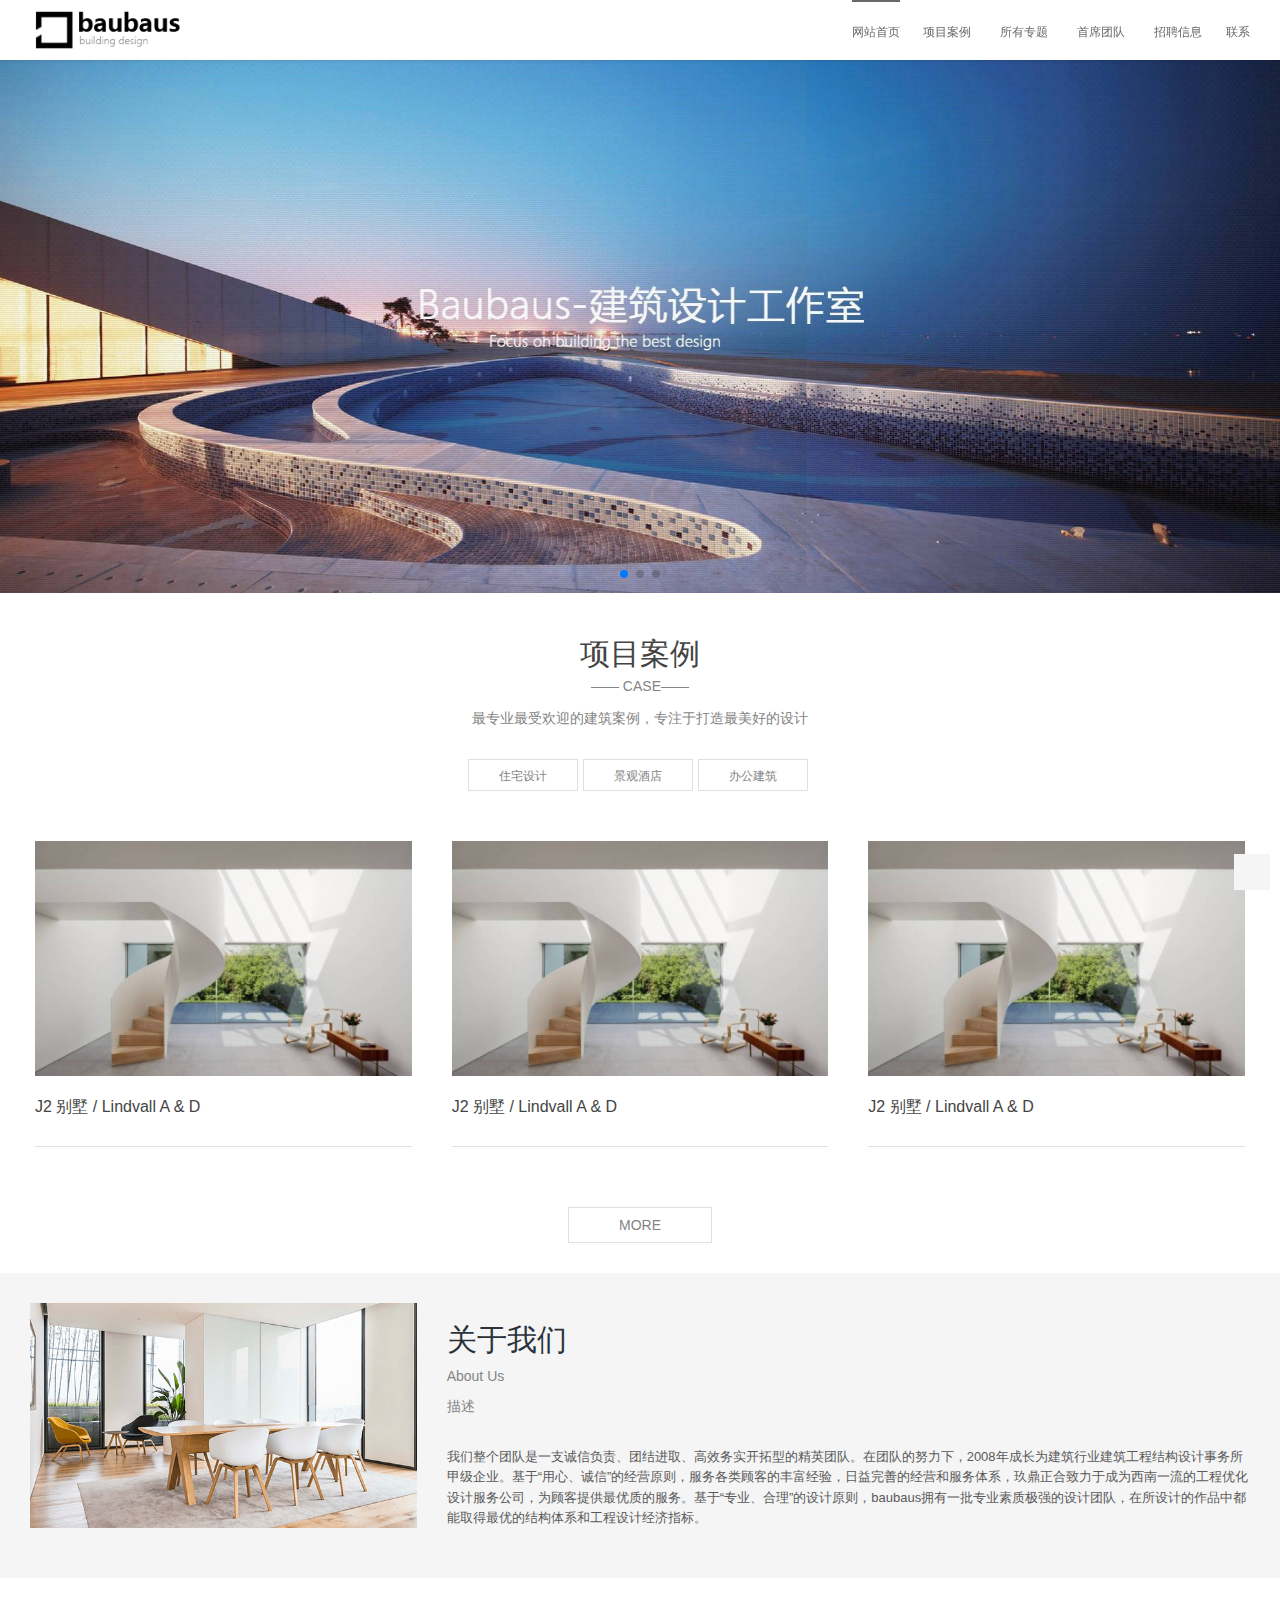
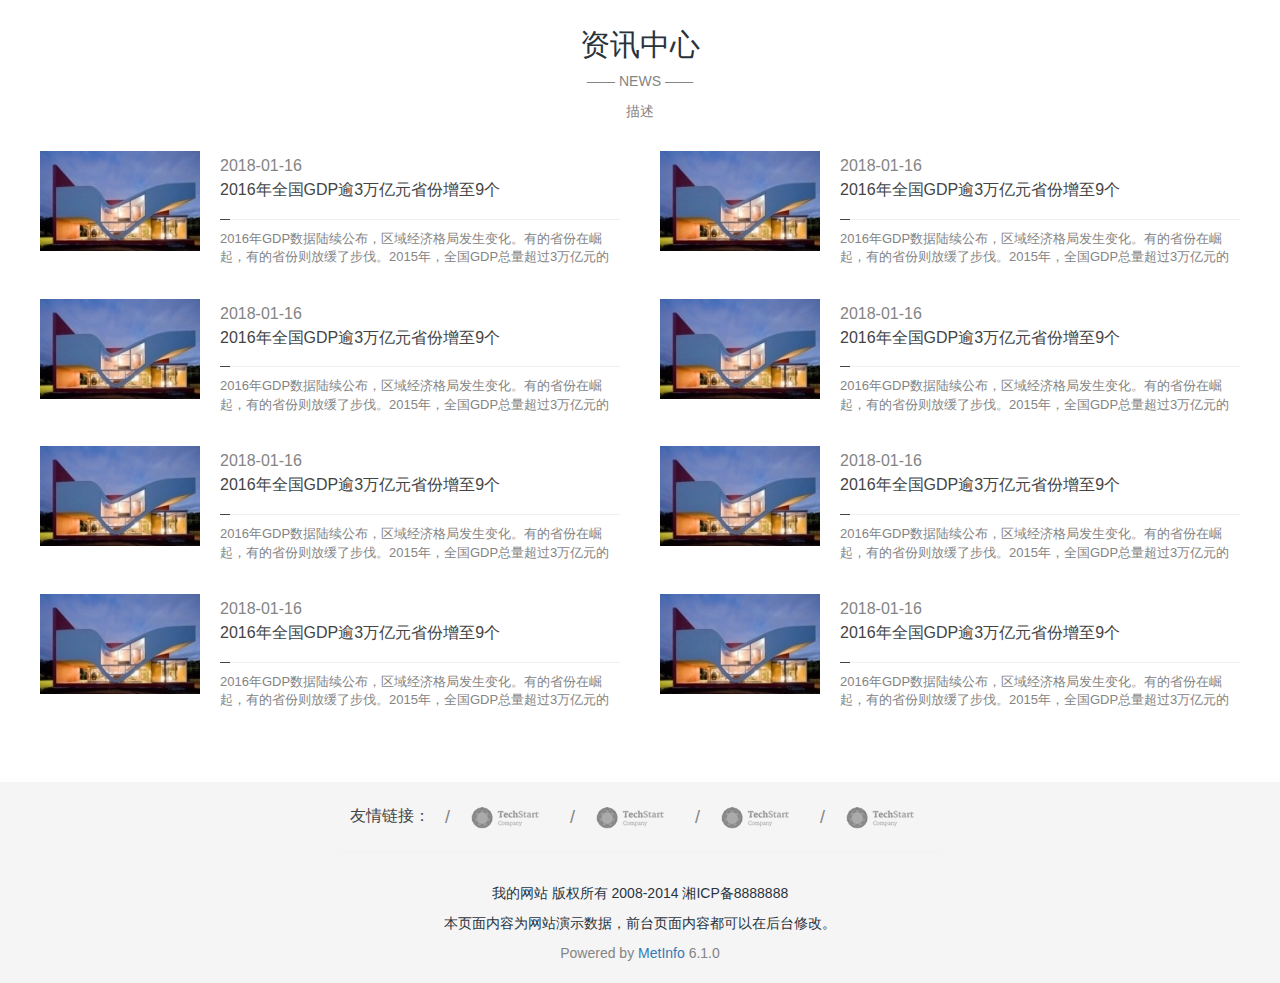
<file: index.html>
<!DOCTYPE html>
<html lang="en">
<head>
	<meta charset="UTF-8">
	<title>	首页</title>
	<link rel="stylesheet" href="https://at.alicdn.com/t/font_807385_eikpm6e0omv.css">
	<link rel="stylesheet" href="css/bootstrap.css">
	<link rel="stylesheet" href="css/base.css">
	<link rel="stylesheet" href="css/index.css">
	<script src="js/animate.js"></script>
	<link rel="stylesheet" href="css/swiper-4.3.5.min.css">
	<script src="js/swiper-4.3.5.min.js"></script>
	<script src="js/index.js"></script>
	<link rel="shortcut icon" href="img/favicon.ico">

</head>
<body>
	<!-- 头部开始 -->
	<header>
		<div class="container">
			<div class="left">
				<img src="img/header.png" alt="">
			</div>
			<div class="right">
				<button type="button" class="right-small"><i class="iconfont icon-sanheng" onclick="">
					<div class="box1">
						<a href="" class="right-sm choose">网站首页</a>
						<a href="case.html" class="right-sm">项目案例<i class="iconfont icon-arrow"></i></a>
						<a href="project.html" class="right-sm">所有专题<i class="iconfont icon-arrow"></i></a>
						<a href="team.html" class="right-sm">首席团队<i class="iconfont icon-arrow"></i></a>
						<a href="hire.html" class="right-sm">招聘信息</a>
						<a href="contact.html" class="right-sm">联系</a>

						<!-- <a href="" class="right-sm choose">网站首页</a>
						<div class="more right-sm">
							<a href="case.html" class="right-sm">项目案例<i class="iconfont icon-arrow"></i></a>
							<div class="dropdown">
								<a href="case.html">全部</a>
								<a href="case-details.html">住宅设计</a>
								<a href="case-details.html">景观酒店</a>
								<a href="case-details.html">办公建筑</a>
							</div>
						</div>
						<div class="more right-sm">
							<a href="project.html" class="right-sm">所有专题<i class="iconfont icon-arrow"></i></a>
							<div class="dropdown pro-dropdown">
								<a href="project.html">全部</a>
								<a href="project-details.html">每周精华</a>
								<a href="project-details.html">创意人记录</a>
								<a href="project-details.html">在海外</a>
								<a href="project-details.html">日常深度+</a>
								<a href="project-details.html">访谈专题</a>
								<a href="project-details.html">其他专题</a>
							</div>
						</div>
						<div class="more right-sm">
							<a href="team.html" class="right-sm">首席团队<i class="iconfont icon-arrow"></i></a>
							<div class="dropdown pro-dropdown">
								<a href="team.html">全部</a>
								<a href="team-details.html">伊藤和枝</a>
								<a href="team-details.html">福田繁雄</a>
								<a href="team-details.html">王树</a>
								<a href="team-details.html">法兰克</a>
								<a href="team-details.html">安吉利娜</a>
								<a href="team-details.html">杨杰明</a>
							</div>
						</div>
						
						<a href="hire.html" class="right-sm">招聘信息</a>
						<a href="contact.html" class="right-sm">联系</a> -->

					</div></i></button>
				
					<div class="box2">
						<a href="" class="right-big choose">网站首页</a>
						<div class="more right-big">
							<a href="case.html" class="right-big">项目案例<i class="iconfont icon-arrow"></i></a>
							<div class="dropdown">
								<a href="case.html">全部</a>
								<a href="case-details.html">住宅设计</a>
								<a href="case-details.html">景观酒店</a>
								<a href="case-details.html">办公建筑</a>
							</div>
						</div>
						<div class="more right-big">
							<a href="project.html" class="right-big">所有专题<i class="iconfont icon-arrow"></i></a>
							<div class="dropdown pro-dropdown">
								<a href="project.html">全部</a>
								<a href="project-details.html">每周精华</a>
								<a href="project-details.html">创意人记录</a>
								<a href="project-details.html">在海外</a>
								<a href="project-details.html">日常深度+</a>
								<a href="project-details.html">访谈专题</a>
								<a href="project-details.html">其他专题</a>
							</div>
						</div>
						<div class="more right-big">
							<a href="team.html" class="right-big">首席团队<i class="iconfont icon-arrow"></i></a>
							<div class="dropdown pro-dropdown">
								<a href="team.html">全部</a>
								<a href="team-details.html">伊藤和枝</a>
								<a href="team-details.html">福田繁雄</a>
								<a href="team-details.html">王树</a>
								<a href="team-details.html">法兰克</a>
								<a href="team-details.html">安吉利娜</a>
								<a href="team-details.html">杨杰明</a>
							</div>
						</div>
						
						<a href="hire.html" class="right-big">招聘信息</a>
						<a href="contact.html" class="right-big">联系</a>
					</div>
			</div>
		</div>
	</header>
	<!-- 头部结束 -->

	<!-- 轮播图开始 -->
	<div class="banner">
		<!-- <div class="pic">
			<img src="img/banner-big-1.jpg" alt="">
		</div>
		<div class="pic pic1">
			<img src="img/banner-big-2.jpg" alt="">
		</div>
		<div class="pic pic1">
			<img src="img/banner-big-3.jpg" alt="">
		</div>
		<div class="arrow">
			<a href="" class="arrow-left"></a>
			<a href="" class="arrow-right"></a>
		</div> -->
		
		<div class="swiper-container banner">
		    <div class="swiper-wrapper">
		        <div class="swiper-slide">
		        	<img src="img/banner-big-1.jpg" alt="">
		        </div>
		        <div class="swiper-slide">
		        	<img src="img/banner-big-2.jpg" alt="">
		        </div>
		        <div class="swiper-slide">
		        	<img src="img/banner-big-3.jpg" alt="">
		        </div>
		    </div>
		    <!-- 如果需要分页器 -->
		    <div class="swiper-pagination"></div>
		    
		    <!-- 如果需要导航按钮 -->
		    <div class="swiper-button-prev arrow-left"></div>
		    <div class="swiper-button-next arrow-right"></div>
		    
		    <!-- 如果需要滚动条 -->
		    <!-- <div class="swiper-scrollbar"></div> -->
		</div>
	</div>
	<!-- 轮播图结束 -->


	<!-- 项目案例开始 -->
	<div class="case">
		<div class="container">
			<div class="head">
				<h2>项目案例</h2>
				<p class="title">—— CASE——</p>
				<p class="desc">最专业最受欢迎的建筑案例，专注于打造最美好的设计</p>
			</div>
			<div class="list">
				<ul>
					<li><a href="case-details.html">住宅设计</a></li>
					<li><a href="case-details.html">景观酒店</a></li>
					<li><a href="case-details.html">办公建筑</a></li>
				</ul>
			</div>
			<div class="row">
				<div class="info col-xs-12 col-sm-6 col-lg-4">
					<div class="card">
						<div class="picture">
							<img src="img/case-1.jpg" alt="">
							<a href="index-case-details.html" class="search"><i class="iconfont icon-sousuo"></i></a>
						</div>
					
						<h4><a href="index-case-details.html" class="text">J2 别墅 / Lindvall A & D</a></h4>
					</div>
				</div>
				<div class="info info2 col-xs-12 col-sm-6 col-lg-4">
					<div class="card">
						<div class="picture">
							<img src="img/case-1.jpg" alt="">
							<a href="index-case-details.html" class="search"><i class="iconfont icon-sousuo"></i></a>
						</div>
					
						<h4><a href="index-case-details.html" class="text">J2 别墅 / Lindvall A & D</a></h4>
					</div>
				</div>
				<div class="info info3 col-xs-12 col-sm-6 col-lg-4">
					<div class="card">
						<div class="picture">
							<img src="img/case-1.jpg" alt="">
							<a href="index-case-details.html" class="search"><i class="iconfont icon-sousuo"></i></a>
						</div>
					
						<h4><a href="index-case-details.html" class="text">J2 别墅 / Lindvall A & D</a></h4>
					</div>
				</div>
			</div>
			<div class="scrollbar">
				<!-- <div class="left"><i class="iconfont icon-prev"></i></div> -->
				<a href="case.html" class="center">MORE</a>
				<!-- <div class="right"><i class="iconfont icon-right"></i></div> -->
			</div>
		</div>
	</div>
	
	<!-- 项目案例结束 -->

	<!-- 关于我们开始 -->
	<div class="about">
		<div class="container">
			<div class="about-img col-xs-12 col-sm-4 col-lg-4">
				<img src="img/about.png" alt="">
			</div>
			<div class="about-content col-xs-12 col-sm-8 col-lg-8">
				<div class="head">
                	<h2 class="title">关于我们</h2>
                	<p class="subtitle">About Us</p>
                	<p class="desc">描述</p>
            	</div>
            	<div class="text">
            		<p>
            			<span>我们整个团队是一支诚信负责、团结进取、高效务实开拓型的精英团队。在团队的努力下，2008年成长为建筑行业建筑工程结构设计事务所甲级企业。基于“用心、诚信”的经营原则，服务各类顾客的丰富经验，日益完善的经营和服务体系，玖鼎正合致力于成为西南一流的工程优化设计服务公司，为顾客提供最优质的服务。基于“专业、合理”的设计原则，baubaus拥有一批专业素质极强的设计团队，在所设计的作品中都能取得最优的结构体系和工程设计经济指标。</span>
            		</p>
            		<!-- <a href="" class="more">MORE</a> -->
            	</div>
			</div>
		</div>
	</div>
		
	<!-- 关于我们结束 -->


	<!-- 资讯中心开始 -->
	<div class="news">
		<div class="container">
			<div class="head">
				<h2 class="title">资讯中心</h2>
                <p class="subtitle"> —— NEWS —— </p>
                <p class="desc">描述</p>
			</div>
			<ul class="row">
				<li class="col-xs-12 col-sm-6">
					<div class="left">
						<a href="index-news-details.html">
							<img src="img/news-1.jpg" alt="">
						</a>
					</div>
					<div class="text">
						<h4>
							<span>2018-01-16</span>
							<a href="index-news-details.html">2016年全国GDP逾3万亿元省份增至9个</a>
						</h4>
						<p>2016年GDP数据陆续公布，区域经济格局发生变化。有的省份在崛起，有的省份则放缓了步伐。2015年，全国GDP总量超过3万亿元的仅广东、江</p>
					</div>
				</li>
				<li class="col-xs-12 col-sm-6">
					<div class="left">
						<a href="index-news-details.html">
							<img src="img/news-1.jpg" alt="">
						</a>
					</div>
					<div class="text">
						<h4>
							<span>2018-01-16</span>
							<a href="index-news-details.html">2016年全国GDP逾3万亿元省份增至9个</a>
						</h4>
						<p>2016年GDP数据陆续公布，区域经济格局发生变化。有的省份在崛起，有的省份则放缓了步伐。2015年，全国GDP总量超过3万亿元的仅广东、江</p>
					</div>
				</li>
				<li class="col-xs-12 col-sm-6">
					<div class="left">
						<a href="index-news-details.html">
							<img src="img/news-1.jpg" alt="">
						</a>
					</div>
					<div class="text">
						<h4>
							<span>2018-01-16</span>
							<a href="index-news-details.html">2016年全国GDP逾3万亿元省份增至9个</a>
						</h4>
						<p>2016年GDP数据陆续公布，区域经济格局发生变化。有的省份在崛起，有的省份则放缓了步伐。2015年，全国GDP总量超过3万亿元的仅广东、江</p>
					</div>
				</li>
				<li class="col-xs-12 col-sm-6">
					<div class="left">
						<a href="index-news-details.html">
							<img src="img/news-1.jpg" alt="">
						</a>
					</div>
					<div class="text">
						<h4>
							<span>2018-01-16</span>
							<a href="index-news-details.html">2016年全国GDP逾3万亿元省份增至9个</a>
						</h4>
						<p>2016年GDP数据陆续公布，区域经济格局发生变化。有的省份在崛起，有的省份则放缓了步伐。2015年，全国GDP总量超过3万亿元的仅广东、江</p>
					</div>
				</li>
				<li class="col-xs-12 col-sm-6">
					<div class="left">
						<a href="index-news-details.html">
							<img src="img/news-1.jpg" alt="">
						</a>
					</div>
					<div class="text">
						<h4>
							<span>2018-01-16</span>
							<a href="index-news-details.html">2016年全国GDP逾3万亿元省份增至9个</a>
						</h4>
						<p>2016年GDP数据陆续公布，区域经济格局发生变化。有的省份在崛起，有的省份则放缓了步伐。2015年，全国GDP总量超过3万亿元的仅广东、江</p>
					</div>
				</li>
				<li class="col-xs-12 col-sm-6">
					<div class="left">
						<a href="index-news-details.html">
							<img src="img/news-1.jpg" alt="">
						</a>
					</div>
					<div class="text">
						<h4>
							<span>2018-01-16</span>
							<a href="index-news-details.html">2016年全国GDP逾3万亿元省份增至9个</a>
						</h4>
						<p>2016年GDP数据陆续公布，区域经济格局发生变化。有的省份在崛起，有的省份则放缓了步伐。2015年，全国GDP总量超过3万亿元的仅广东、江</p>
					</div>
				</li>
				<li class="col-xs-12 col-sm-6">
					<div class="left">
						<a href="index-news-details.html">
							<img src="img/news-1.jpg" alt="">
						</a>
					</div>
					<div class="text">
						<h4>
							<span>2018-01-16</span>
							<a href="index-news-details.html">2016年全国GDP逾3万亿元省份增至9个</a>
						</h4>
						<p>2016年GDP数据陆续公布，区域经济格局发生变化。有的省份在崛起，有的省份则放缓了步伐。2015年，全国GDP总量超过3万亿元的仅广东、江</p>
					</div>
				</li>
				<li class="col-xs-12 col-sm-6">
					<div class="left">
						<a href="index-news-details.html">
							<img src="img/news-1.jpg" alt="">
						</a>
					</div>
					<div class="text">
						<h4>
							<span>2018-01-16</span>
							<a href="index-news-details.html">2016年全国GDP逾3万亿元省份增至9个</a>
						</h4>
						<p>2016年GDP数据陆续公布，区域经济格局发生变化。有的省份在崛起，有的省份则放缓了步伐。2015年，全国GDP总量超过3万亿元的仅广东、江</p>
					</div>
				</li>
			</ul>
			<!-- <a href="" class="more">MORE</a> -->
		</div>
		
	</div>
	<!-- 资讯中心结束 -->

	<!-- 底部开始 -->
	<footer>
		<div class="container">
			<div class="link">
				<ul>
					<li>友情链接：</li>
					<li>
						<span>/</span>
						<a href=""><img src="img/link-1.png" alt=""></a>
					</li>
					<li>
						<span>/</span>
						<a href=""><img src="img/link-1.png" alt=""></a>
					</li>
					<li>
						<span>/</span>
						<a href=""><img src="img/link-1.png" alt=""></a>
					</li>
					<li>
						<span>/</span>
						<a href=""><img src="img/link-1.png" alt=""></a>
					</li>
				</ul>
			</div>
			<div class="copyright">
				<p>我的网站 版权所有 2008-2014 湘ICP备8888888</p>
				<p>本页面内容为网站演示数据，前台页面内容都可以在后台修改。</p>
				<div class="powered">Powered by  <a href="">MetInfo</a>  6.1.0</div>
			</div>
		</div>
	</footer>
	<!-- 底部结束 -->

	<!-- 返回顶部按钮开始 -->
	<button class="back"><i class="iconfont icon-fanhuidingbu01"></i></button>
	<!-- 返回顶部按钮结束 -->




<!-- swiper -->
<script>        
  var mySwiper = new Swiper ('.swiper-container', {
    direction: 'horizontal',
    loop: true,
    
    // 如果需要分页器
    pagination: {
      el: '.swiper-pagination',
    },
    
    // 如果需要前进后退按钮
    navigation: {
      nextEl: '.swiper-button-next',
      prevEl: '.swiper-button-prev',
    },
    speed:300,
	autoplay : {
	  delay:3000
	},
	autoplayDisableOnInteraction: false,
	effect : 'fade',
	pagination :{
	  el: '.swiper-pagination',
	  clickable :true,
	}
    
    // 如果需要滚动条
    // scrollbar: {
    //   el: '.swiper-scrollbar',
    // },
  }) 
  mySwiper.el.onmouseover = function(){
	mySwiper.autoplay.stop();
}     
mySwiper.el.onmouseout = function(){
	mySwiper.autoplay.start();
}   
  </script>


</body>
</html>
</file>
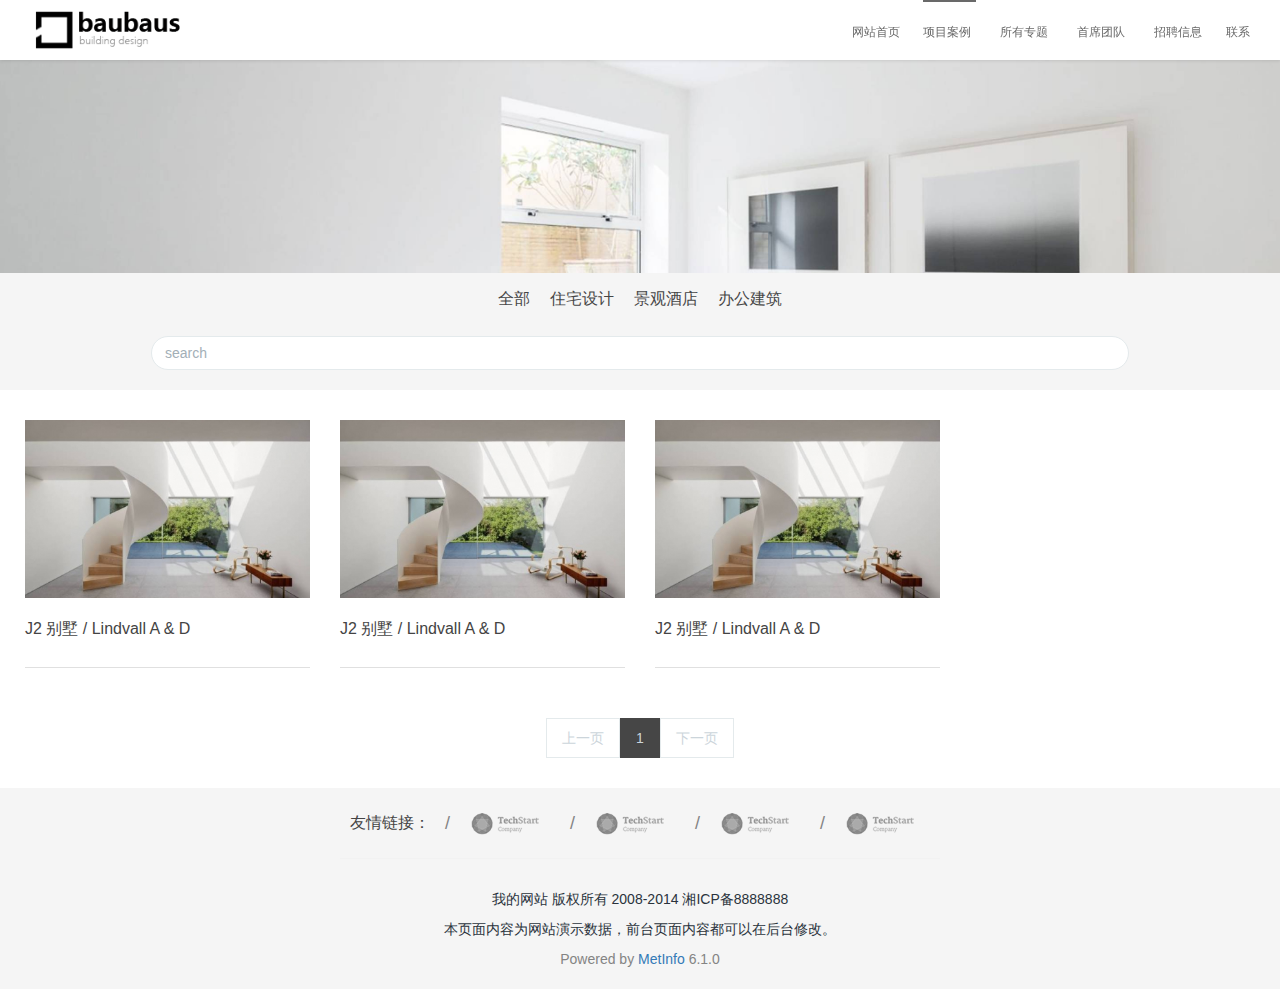
<file: case-details.html>
<!DOCTYPE html>
<html lang="en">
<head>
	<meta charset="UTF-8">
	<title>项目案例详情页</title>
	<link rel="stylesheet" href="https://at.alicdn.com/t/font_807385_eikpm6e0omv.css">
	<link rel="stylesheet" href="css/bootstrap.css">
	<link rel="stylesheet" href="css/base.css">
	<link rel="stylesheet" href="css/case-details.css">
</head>
<body>
	<!-- 头部开始 -->
	<header>
		<div class="container">
			<div class="left">
				<img src="img/header.png" alt="">
			</div>
			<div class="right">
				<button type="button" class="right-small"><i class="iconfont icon-sanheng" onclick="">
					<div class="box1">
						<a href="index.html" class="right-sm">网站首页</a>
						<a href="case.html" class="right-sm choose">项目案例<i class="iconfont icon-arrow"></i></a>
						<a href="project.html" class="right-sm">所有专题<i class="iconfont icon-arrow"></i></a>
						<a href="team.html" class="right-sm">首席团队<i class="iconfont icon-arrow"></i></a>
						<a href="hire.html" class="right-sm">招聘信息</a>
						<a href="contact.html" class="right-sm">联系</a>
					</div></i></button>
				
					<div class="box2">
						<a href="index.html" class="right-big">网站首页</a>
						<div class="more">
							<a href="case.html" class="right-big choose">项目案例<i class="iconfont icon-arrow"></i></a>
							<div class="dropdown">
								<a href="case.html">全部</a>
								<a href="case-details.html">住宅设计</a>
								<a href="case-details.html">景观酒店</a>
								<a href="case-details.html">办公建筑</a>
							</div>
						</div>
						<div class="more">
							<a href="" class="right-big">所有专题<i class="iconfont icon-arrow"></i></a>
							<div class="dropdown pro-dropdown">
								<a href="project.html">全部</a>
								<a href="project-details.html">每周精华</a>
								<a href="project-details.html">创意人记录</a>
								<a href="project-details.html">在海外</a>
								<a href="project-details.html">日常深度+</a>
								<a href="project-details.html">访谈专题</a>
								<a href="project-details.html">其他专题</a>
							</div>
						</div>
						<div class="more">
							<a href="team-details.html" class="right-big">首席团队<i class="iconfont icon-arrow"></i></a>
							<div class="dropdown pro-dropdown">
								<a href="team.html">全部</a>
								<a href="team-details.html">伊藤和枝</a>
								<a href="team-details.html">福田繁雄</a>
								<a href="team-details.html">王树</a>
								<a href="team-details.html">法兰克</a>
								<a href="team-details.html">安吉利娜</a>
								<a href="team-details.html">杨杰明</a>
							</div>
						</div>
						
						<a href="hire.html" class="right-big">招聘信息</a>
						<a href="contact.html" class="right-big">联系</a>
					</div>
			</div>
		</div>
	</header>
	<!-- 头部结束 -->

	<!-- 广告图开始 -->
	<div class="adv">
		<img src="img/casepage-1.jpg" alt="">
	</div>
	<!-- 广告图结束 -->

	<!-- 导航、搜索开始 -->
	<nav>
		<div class="top">
			<ul>
				<li><a href="case.html">全部</a></li>
				<li><a href="case-details.html">住宅设计</a></li>
				<li><a href="case-details.html">景观酒店</a></li>
				<li><a href="case-details.html">办公建筑</a></li>
			</ul>
		</div>
		<div class="search">
			<input type="text" value="" placeholder="search">
			<button><i class="iconfont icon-sousuo"></i></button>
		</div>
	</nav>
	<!-- 导航、搜索结束 -->
	

	<!-- 主要内容开始 -->
	<main>
		<div class="container">
			<ul class="row">
				<!-- 第一个 -->
				<li class="info col-xs-6 col-md-3">
					<div class="card">
						<div class="picture">
							<img src="img/case-1.jpg" alt="">
							<a href="index-case-details.html" class="search"><i class="iconfont icon-sousuo"></i></a>
						</div>
					
						<h4><a href="index-case-details.html" class="text">J2 别墅 / Lindvall A & D</a></h4>
					</div>
				</li>
				<!-- 第二个 -->
				<li class="info col-xs-6 col-md-3">
					<div class="card">
						<div class="picture">
							<img src="img/case-1.jpg" alt="">
							<a href="index-case-details.html" class="search"><i class="iconfont icon-sousuo"></i></a>
						</div>
					
						<h4><a href="index-case-details.html" class="text">J2 别墅 / Lindvall A & D</a></h4>
					</div>
				</li>
				<!-- 第三个 -->
				<li class="info col-xs-6 col-md-3">
					<div class="card">
						<div class="picture">
							<img src="img/case-1.jpg" alt="">
							<a href="index-case-details.html" class="search"><i class="iconfont icon-sousuo"></i></a>
						</div>
					
						<h4><a href="index-case-details.html" class="text">J2 别墅 / Lindvall A & D</a></h4>
					</div>
				</li>
				
				
			</ul>
		</div>


		<!-- 翻页 -->
		<div class="turn">
			<div class="page before">上一页</div>
			<a href="" class="page center">1</a>
			<div class="page after">下一页</div>
		</div>
	</main>
	<!-- 主要内容结束 -->





	<!-- 底部开始 -->
	<footer>
		<div class="container">
			<div class="link">
				<ul>
					<li>友情链接：</li>
					<li>
						<span>/</span>
						<a href=""><img src="img/link-1.png" alt=""></a>
					</li>
					<li>
						<span>/</span>
						<a href=""><img src="img/link-1.png" alt=""></a>
					</li>
					<li>
						<span>/</span>
						<a href=""><img src="img/link-1.png" alt=""></a>
					</li>
					<li>
						<span>/</span>
						<a href=""><img src="img/link-1.png" alt=""></a>
					</li>
				</ul>
			</div>
			<div class="copyright">
				<p>我的网站 版权所有 2008-2014 湘ICP备8888888</p>
				<p>本页面内容为网站演示数据，前台页面内容都可以在后台修改。</p>
				<div class="powered">Powered by  <a href="">MetInfo</a>  6.1.0</div>
			</div>
		</div>
	</footer>
	<!-- 底部结束 -->
</body>
</html>
</file>
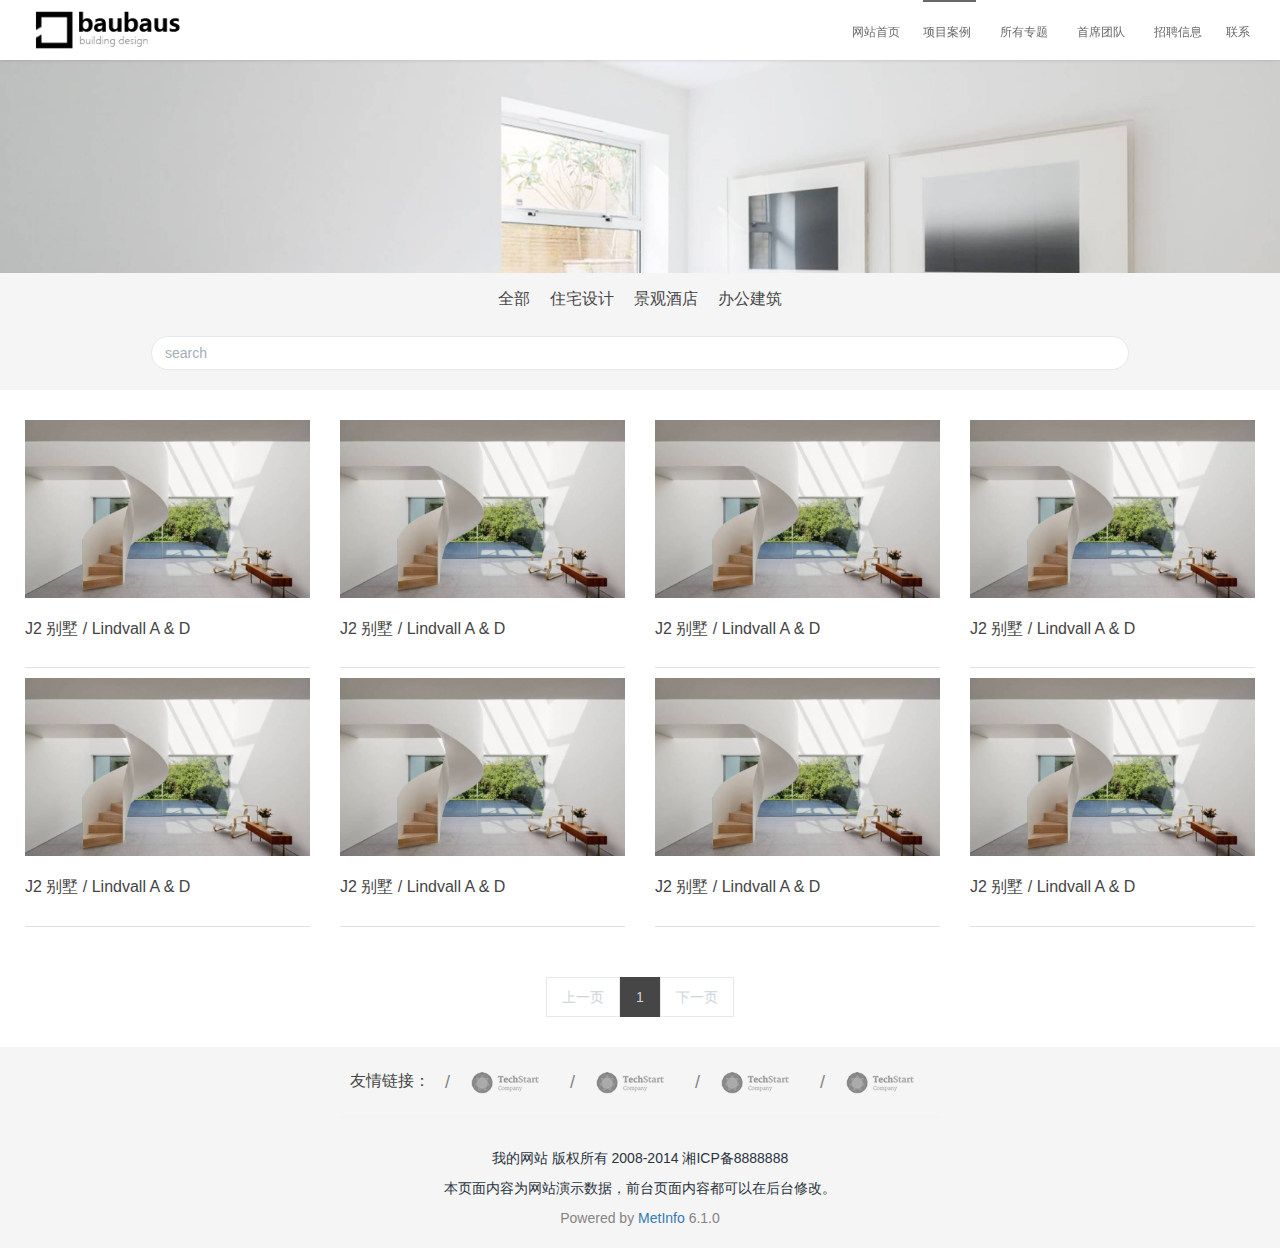
<file: case.html>
<!DOCTYPE html>
<html lang="en">
<head>
	<meta charset="UTF-8">
	<title>项目案例</title>
	<link rel="stylesheet" href="https://at.alicdn.com/t/font_807385_eikpm6e0omv.css">
	<link rel="stylesheet" href="css/bootstrap.css">
	<link rel="stylesheet" href="css/base.css">
	<link rel="stylesheet" href="css/case.css">
</head>
<body>
	<!-- 头部开始 -->
	<header>
		<div class="container">
			<div class="left">
				<img src="img/header.png" alt="">
			</div>
			<div class="right">
				<button type="button" class="right-small"><i class="iconfont icon-sanheng" onclick="">
					<div class="box1">
						<a href="index.html" class="right-sm">网站首页</a>
						<a href="case.html" class="right-sm choose">项目案例<i class="iconfont icon-arrow"></i></a>
						<a href="project.html" class="right-sm">所有专题<i class="iconfont icon-arrow"></i></a>
						<a href="team.html" class="right-sm">首席团队<i class="iconfont icon-arrow"></i></a>
						<a href="hire.html" class="right-sm">招聘信息</a>
						<a href="contact.html" class="right-sm">联系</a>
					</div></i></button>
				
					<div class="box2">
						<a href="index.html" class="right-big">网站首页</a>
						<div class="more">
							<a href="case.html" class="right-big choose">项目案例<i class="iconfont icon-arrow"></i></a>
							<div class="dropdown">
								<a href="case.html">全部</a>
								<a href="case-details.html">住宅设计</a>
								<a href="case-details.html">景观酒店</a>
								<a href="case-details.html">办公建筑</a>
							</div>
						</div>
						<div class="more">
							<a href="project.html" class="right-big">所有专题<i class="iconfont icon-arrow"></i></a>
							<div class="dropdown pro-dropdown">
								<a href="project.html">全部</a>
								<a href="project-details.html">每周精华</a>
								<a href="project-details.html">创意人记录</a>
								<a href="project-details.html">在海外</a>
								<a href="project-details.html">日常深度+</a>
								<a href="project-details.html">访谈专题</a>
								<a href="project-details.html">其他专题</a>
							</div>
						</div>
						<div class="more">
							<a href="team.html" class="right-big">首席团队<i class="iconfont icon-arrow"></i></a>
							<div class="dropdown pro-dropdown">
								<a href="team.html">全部</a>
								<a href="team-details.html">伊藤和枝</a>
								<a href="team-details.html">福田繁雄</a>
								<a href="team-details.html">王树</a>
								<a href="team-details.html">法兰克</a>
								<a href="team-details.html">安吉利娜</a>
								<a href="team-details.html">杨杰明</a>
							</div>
						</div>
						
						<a href="hire.html" class="right-big">招聘信息</a>
						<a href="contact.html" class="right-big">联系</a>
					</div>
			</div>
		</div>
	</header>
	<!-- 头部结束 -->

	<!-- 广告图开始 -->
	<div class="adv">
		<img src="img/casepage-1.jpg" alt="">
	</div>
	<!-- 广告图结束 -->

	<!-- 导航、搜索开始 -->
	<nav>
		<div class="top">
			<ul>
				<li><a href="case.html">全部</a></li>
				<li><a href="case-details.html">住宅设计</a></li>
				<li><a href="case-details.html">景观酒店</a></li>
				<li><a href="case-details.html">办公建筑</a></li>
			</ul>
		</div>
		<div class="search">
			<input type="text" value="" placeholder="search">
			<button><i class="iconfont icon-sousuo"></i></button>
		</div>
	</nav>
	<!-- 导航、搜索结束 -->
	

	<!-- 主要内容开始 -->
	<main>
		<div class="container">
			<ul class="row">
				<!-- 第一个 -->
				<li class="info col-xs-6 col-md-3">
					<div class="card">
						<div class="picture">
							<img src="img/case-1.jpg" alt="">
							<a href="index-case-details.html" class="search"><i class="iconfont icon-sousuo"></i></a>
						</div>
					
						<h4><a href="index-case-details.html" class="text">J2 别墅 / Lindvall A & D</a></h4>
					</div>
				</li>
				<!-- 第二个 -->
				<li class="info col-xs-6 col-md-3">
					<div class="card">
						<div class="picture">
							<img src="img/case-1.jpg" alt="">
							<a href="index-case-details.html" class="search"><i class="iconfont icon-sousuo"></i></a>
						</div>
					
						<h4><a href="index-case-details.html" class="text">J2 别墅 / Lindvall A & D</a></h4>
					</div>
				</li>
				<!-- 第三个 -->
				<li class="info col-xs-6 col-md-3">
					<div class="card">
						<div class="picture">
							<img src="img/case-1.jpg" alt="">
							<a href="index-case-details.html" class="search"><i class="iconfont icon-sousuo"></i></a>
						</div>
					
						<h4><a href="index-case-details.html" class="text">J2 别墅 / Lindvall A & D</a></h4>
					</div>
				</li>
				<!-- 第四个 -->
				<li class="info col-xs-6 col-md-3">
					<div class="card">
						<div class="picture">
							<img src="img/case-1.jpg" alt="">
							<a href="index-case-details.html" class="search"><i class="iconfont icon-sousuo"></i></a>
						</div>
					
						<h4><a href="index-case-details.html" class="text">J2 别墅 / Lindvall A & D</a></h4>
					</div>
				</li>
				<!-- 第五个 -->
				<li class="info col-xs-6 col-md-3">
					<div class="card">
						<div class="picture">
							<img src="img/case-1.jpg" alt="">
							<a href="index-case-details.html" class="search"><i class="iconfont icon-sousuo"></i></a>
						</div>
					
						<h4><a href="index-case-details.html" class="text">J2 别墅 / Lindvall A & D</a></h4>
					</div>
				</li>
				<!-- 第六个 -->
				<li class="info col-xs-6 col-md-3">
					<div class="card">
						<div class="picture">
							<img src="img/case-1.jpg" alt="">
							<a href="index-case-details.html" class="search"><i class="iconfont icon-sousuo"></i></a>
						</div>
					
						<h4><a href="index-case-details.html" class="text">J2 别墅 / Lindvall A & D</a></h4>
					</div>
				</li>
				<!-- 第七个 -->
				<li class="info col-xs-6 col-md-3">
					<div class="card">
						<div class="picture">
							<img src="img/case-1.jpg" alt="">
							<a href="index-case-details.html" class="search"><i class="iconfont icon-sousuo"></i></a>
						</div>
					
						<h4><a href="index-case-details.html" class="text">J2 别墅 / Lindvall A & D</a></h4>
					</div>
				</li>
				<!-- 第八个 -->
				<li class="info col-xs-6 col-md-3">
					<div class="card">
						<div class="picture">
							<img src="img/case-1.jpg" alt="">
							<a href="index-case-details.html" class="search"><i class="iconfont icon-sousuo"></i></a>
						</div>
					
						<h4><a href="index-case-details.html" class="text">J2 别墅 / Lindvall A & D</a></h4>
					</div>
				</li>
			</ul>
		</div>


		<!-- 翻页 -->
		<div class="turn">
			<div class="page before">上一页</div>
			<a href="" class="page center">1</a>
			<div class="page after">下一页</div>
		</div>
	</main>
	<!-- 主要内容结束 -->





	<!-- 底部开始 -->
	<footer>
		<div class="container">
			<div class="link">
				<ul>
					<li>友情链接：</li>
					<li>
						<span>/</span>
						<a href=""><img src="img/link-1.png" alt=""></a>
					</li>
					<li>
						<span>/</span>
						<a href=""><img src="img/link-1.png" alt=""></a>
					</li>
					<li>
						<span>/</span>
						<a href=""><img src="img/link-1.png" alt=""></a>
					</li>
					<li>
						<span>/</span>
						<a href=""><img src="img/link-1.png" alt=""></a>
					</li>
				</ul>
			</div>
			<div class="copyright">
				<p>我的网站 版权所有 2008-2014 湘ICP备8888888</p>
				<p>本页面内容为网站演示数据，前台页面内容都可以在后台修改。</p>
				<div class="powered">Powered by  <a href="">MetInfo</a>  6.1.0</div>
			</div>
		</div>
	</footer>
	<!-- 底部结束 -->
</body>
</html>
</file>
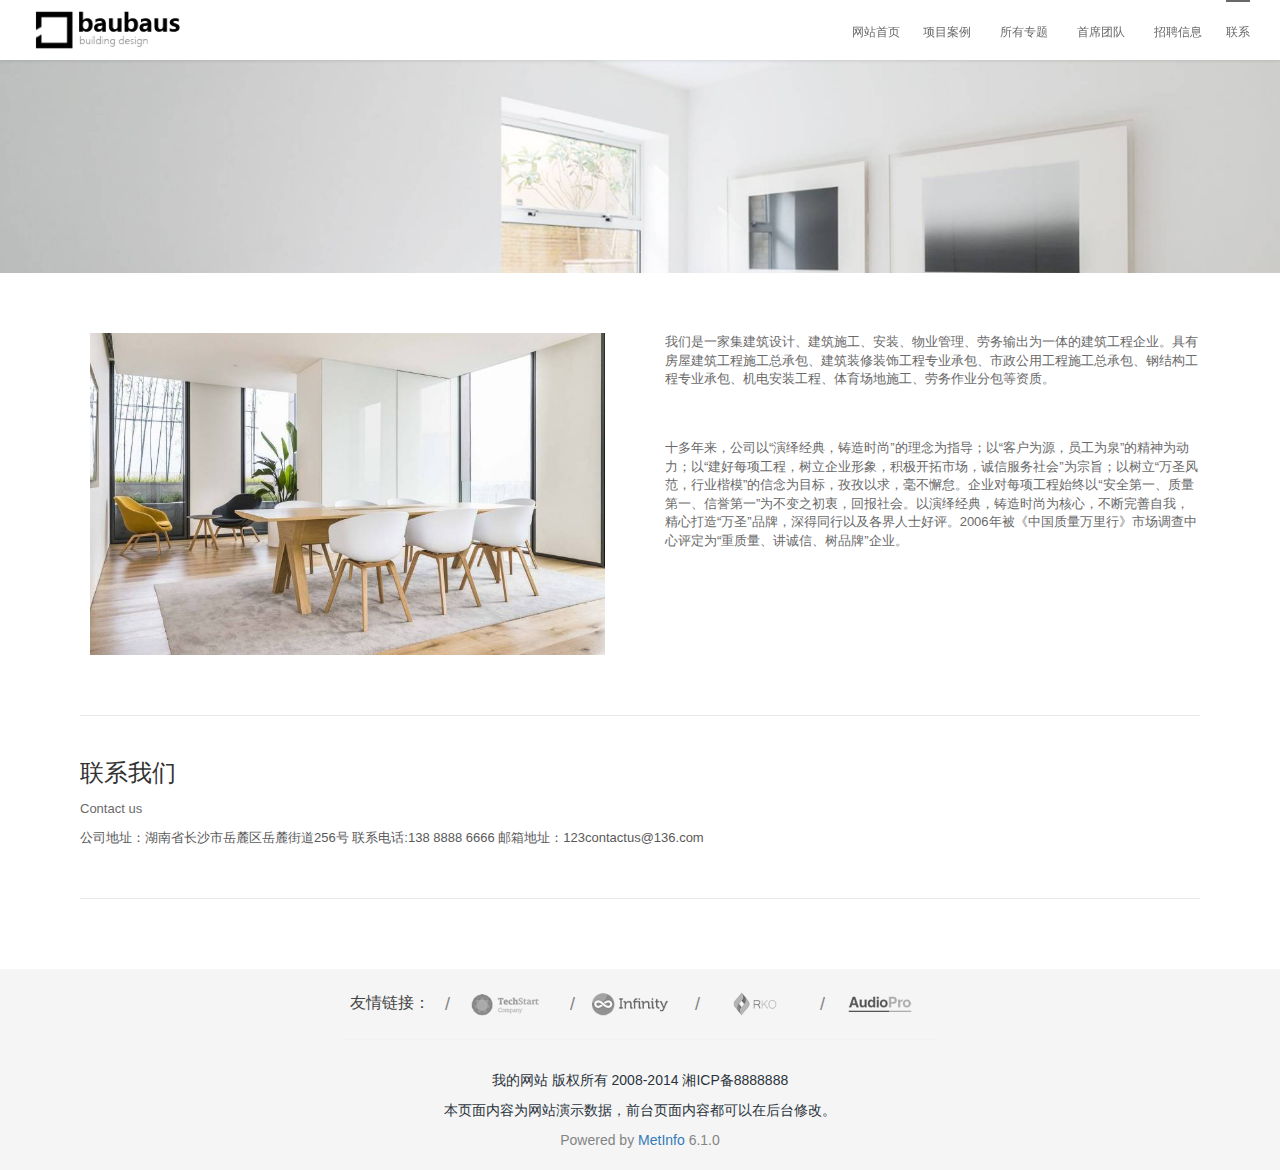
<file: contact.html>
<!DOCTYPE html>
<html lang="en">
<head>
	<meta charset="UTF-8">
	<title>联系</title>
	<link rel="stylesheet" href="https://at.alicdn.com/t/font_807385_eikpm6e0omv.css">
	<link rel="stylesheet" href="css/bootstrap.css">
	<link rel="stylesheet" href="css/base.css">
	<link rel="stylesheet" href="css/contact.css">
</head>
<body>
	<!-- 头部开始 -->
	<header>
		<div class="container">
			<div class="left">
				<img src="img/header.png" alt="">
			</div>
			<div class="right">
				<button type="button" class="right-small"><i class="iconfont icon-sanheng" onclick="">
					<div class="box1">
						<a href="index.html" class="right-sm">网站首页</a>
						<a href="case.html" class="right-sm">项目案例<i class="iconfont icon-arrow"></i></a>
						<a href="project.html" class="right-sm">所有专题<i class="iconfont icon-arrow"></i></a>
						<a href="team.html" class="right-sm">首席团队<i class="iconfont icon-arrow"></i></a>
						<a href="hire.html" class="right-sm">招聘信息</a>
						<a href="contact.html" class="right-sm choose">联系</a>
					</div></i></button>
				
					<div class="box2">
						<a href="index.html" class="right-big">网站首页</a>
						<div class="more">
							<a href="case.html" class="right-big">项目案例<i class="iconfont icon-arrow"></i></a>
							<div class="dropdown">
								<a href="case.html">全部</a>
								<a href="case-details.html">住宅设计</a>
								<a href="case-details.html">景观酒店</a>
								<a href="case-details.html">办公建筑</a>
							</div>
						</div>
						<div class="more">
							<a href="project.html" class="right-big">所有专题<i class="iconfont icon-arrow"></i></a>
							<div class="dropdown pro-dropdown">
								<a href="project.html">全部</a>
								<a href="project-details.html">每周精华</a>
								<a href="project-details.html">创意人记录</a>
								<a href="project-details.html">在海外</a>
								<a href="project-details.html">日常深度+</a>
								<a href="project-details.html">访谈专题</a>
								<a href="project-details.html">其他专题</a>
							</div>
						</div>
						<div class="more">
							<a href="team.html" class="right-big">首席团队<i class="iconfont icon-arrow"></i></a>
							<div class="dropdown pro-dropdown">
								<a href="team.html">全部</a>
								<a href="team-details.html">伊藤和枝</a>
								<a href="team-details.html">福田繁雄</a>
								<a href="team-details.html">王树</a>
								<a href="team-details.html">法兰克</a>
								<a href="team-details.html">安吉利娜</a>
								<a href="team-details.html">杨杰明</a>
							</div>
						</div>
						
						<a href="hire.html" class="right-big">招聘信息</a>
						<a href="contact.html" class="right-big choose">联系</a>
					</div>
			</div>
		</div>
	</header>
	<!-- 头部结束 -->

	<!-- 广告图开始 -->
	<div class="adv">
		<img src="img/casepage-1.jpg" alt="">
	</div>
	<!-- 广告图结束 -->

	
	<!-- 主要内容开始 -->
	<main>
		<div class="container">
			<div class="top">
				<div class="picture col-xs-12 col-sm-6">
					<img src="img/contact.jpg" alt="">
				</div>
				<div class="text col-xs-12 col-sm-6">
					<p>我们是一家集建筑设计、建筑施工、安装、物业管理、劳务输出为一体的建筑工程企业。具有房屋建筑工程施工总承包、建筑装修装饰工程专业承包、市政公用工程施工总承包、钢结构工程专业承包、机电安装工程、体育场地施工、劳务作业分包等资质。</p>
					<p>十多年来，公司以“演绎经典，铸造时尚”的理念为指导；以“客户为源，员工为泉”的精神为动力；以“建好每项工程，树立企业形象，积极开拓市场，诚信服务社会”为宗旨；以树立“万圣风范，行业楷模”的信念为目标，孜孜以求，毫不懈怠。企业对每项工程始终以“安全第一、质量第一、信誉第一”为不变之初衷，回报社会。以演绎经典，铸造时尚为核心，不断完善自我，精心打造“万圣”品牌，深得同行以及各界人士好评。2006年被《中国质量万里行》市场调查中心评定为“重质量、讲诚信、树品牌”企业。</p>
				</div>
			</div>
			<div class="bottom">
				<p class="one">联系我们</p>
				<p class="two">Contact us</p>
				<p class="three">
					<span>公司地址：湖南省长沙市岳麓区岳麓街道256号     </span><span>联系电话:138 8888 6666     </span><span>邮箱地址：123contactus@136.com</span>
				</p>
			</div>
		</div>
	</main>
	<!-- 主要内容结束 -->



	<!-- 底部开始 -->
	<footer>
		<div class="container">
			<div class="link">
				<ul>
					<li>友情链接：</li>
					<li>
						<span>/</span>
						<a href=""><img src="img/link-1.png" alt=""></a>
					</li>
					<li>
						<span>/</span>
						<a href=""><img src="img/link-2.png" alt=""></a>
					</li>
					<li>
						<span>/</span>
						<a href=""><img src="img/link-3.png" alt=""></a>
					</li>
					<li>
						<span>/</span>
						<a href=""><img src="img/link-4.png" alt=""></a>
					</li>
				</ul>
			</div>
			<div class="copyright">
				<p>我的网站 版权所有 2008-2014 湘ICP备8888888</p>
				<p>本页面内容为网站演示数据，前台页面内容都可以在后台修改。</p>
				<div class="powered">Powered by  <a href="">MetInfo</a>  6.1.0</div>
			</div>
		</div>
	</footer>
	<!-- 底部结束 -->
</body>
</html>
</file>
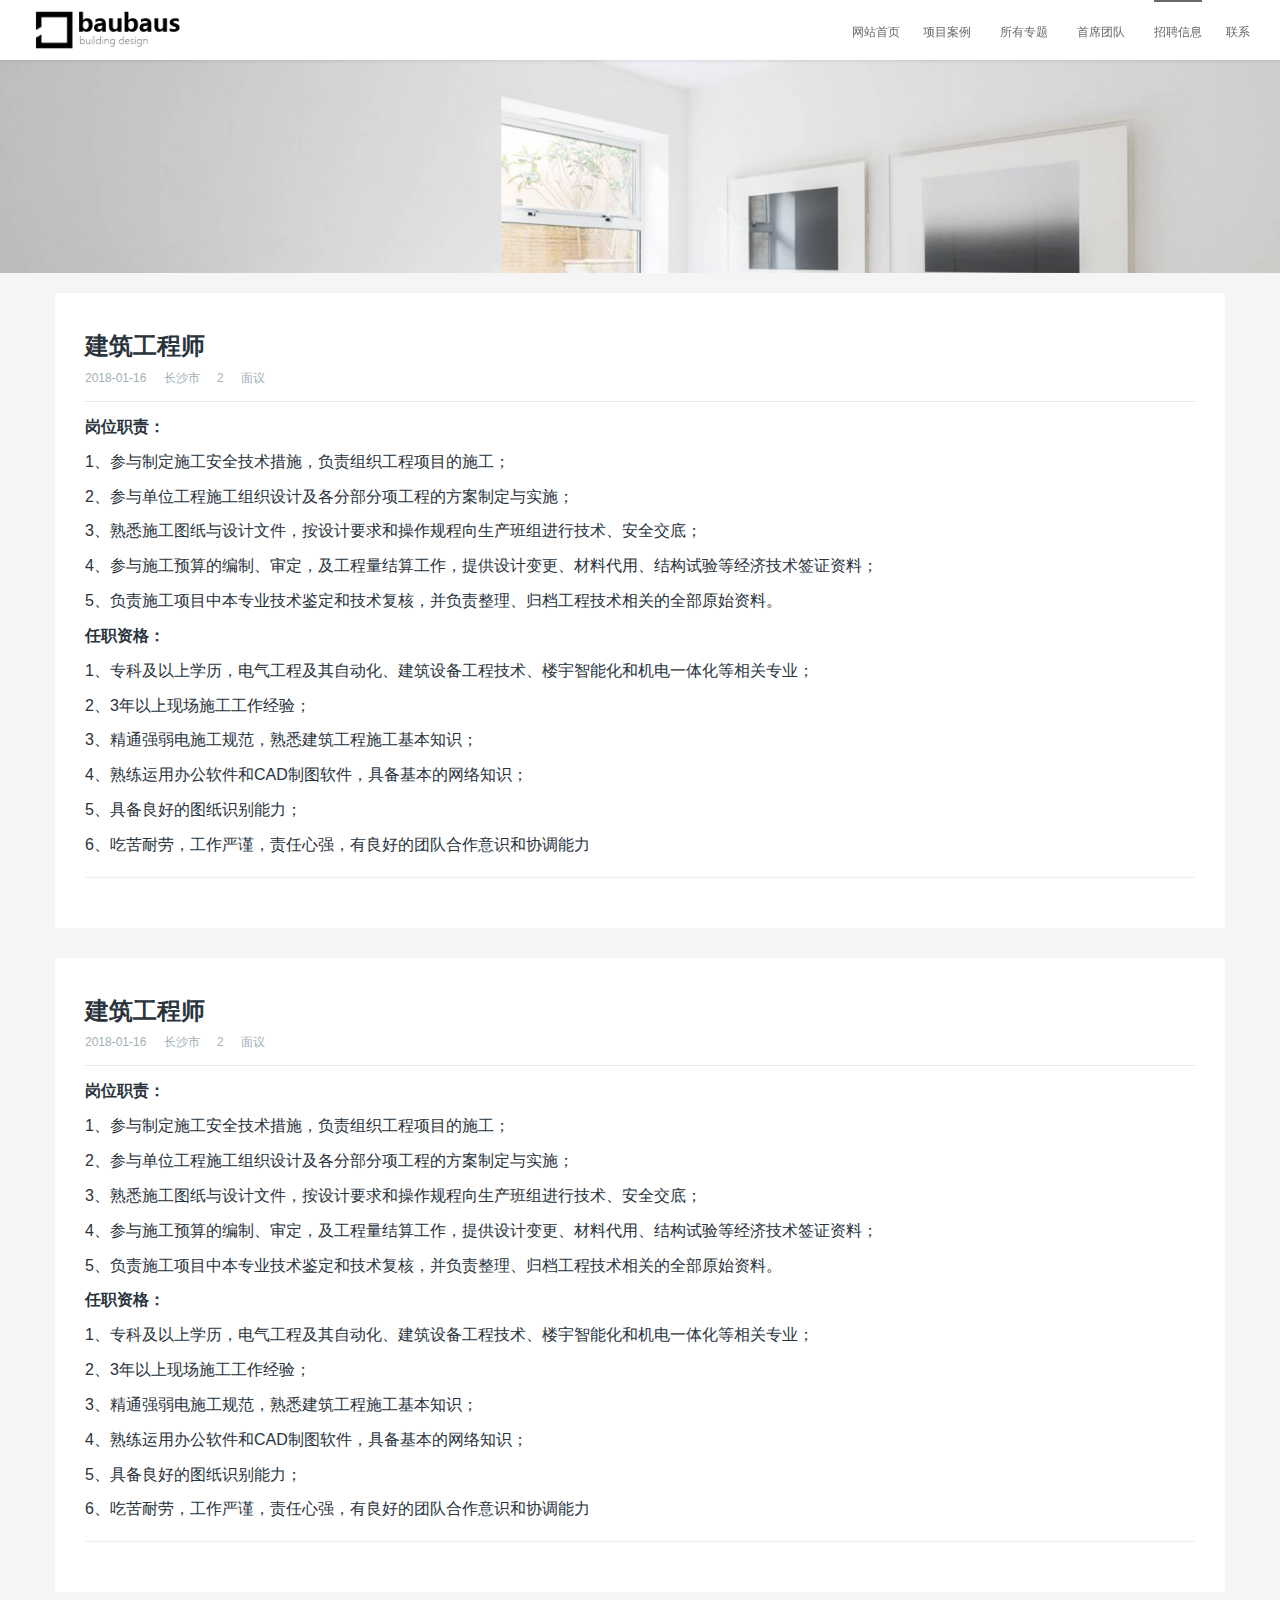
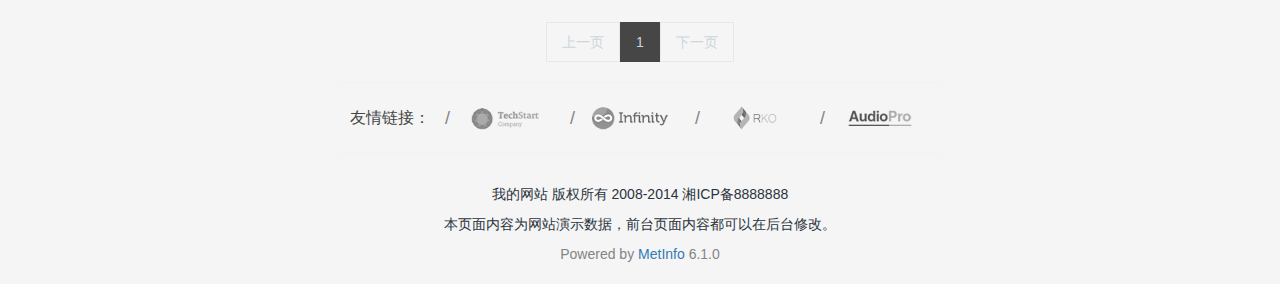
<file: hire.html>
<!DOCTYPE html>
<html lang="en">
<head>
	<meta charset="UTF-8">
	<title>招聘信息</title>
	<link rel="stylesheet" href="https://at.alicdn.com/t/font_807385_eikpm6e0omv.css">
	<link rel="stylesheet" href="css/bootstrap.css">
	<link rel="stylesheet" href="css/base.css">
	<link rel="stylesheet" href="css/hire.css">
</head>
<body>
	<!-- 头部开始 -->
	<header>
		<div class="container">
			<div class="left">
				<img src="img/header.png" alt="">
			</div>
			<div class="right">
				<button type="button" class="right-small"><i class="iconfont icon-sanheng" onclick="">
					<div class="box1">
						<a href="index.html" class="right-sm">网站首页</a>
						<a href="case.html" class="right-sm">项目案例<i class="iconfont icon-arrow"></i></a>
						<a href="project.html" class="right-sm">所有专题<i class="iconfont icon-arrow"></i></a>
						<a href="team.html" class="right-sm">首席团队<i class="iconfont icon-arrow"></i></a>
						<a href="hire.html" class="right-sm choose">招聘信息</a>
						<a href="contact.html" class="right-sm">联系</a>
					</div></i></button>
				
					<div class="box2">
						<a href="index.html" class="right-big">网站首页</a>
						<div class="more">
							<a href="case.html" class="right-big">项目案例<i class="iconfont icon-arrow"></i></a>
							<div class="dropdown">
								<a href="case.html">全部</a>
								<a href="case-details.html">住宅设计</a>
								<a href="case-details.html">景观酒店</a>
								<a href="case-details.html">办公建筑</a>
							</div>
						</div>
						<div class="more">
							<a href="project.html" class="right-big">所有专题<i class="iconfont icon-arrow"></i></a>
							<div class="dropdown pro-dropdown">
								<a href="project.html">全部</a>
								<a href="project-details.html">每周精华</a>
								<a href="project-details.html">创意人记录</a>
								<a href="project-details.html">在海外</a>
								<a href="project-details.html">日常深度+</a>
								<a href="project-details.html">访谈专题</a>
								<a href="project-details.html">其他专题</a>
							</div>
						</div>
						<div class="more">
							<a href="team.html" class="right-big">首席团队<i class="iconfont icon-arrow"></i></a>
							<div class="dropdown pro-dropdown">
								<a href="team.html">全部</a>
								<a href="team-details.html">伊藤和枝</a>
								<a href="team-details.html">福田繁雄</a>
								<a href="team-details.html">王树</a>
								<a href="team-details.html">法兰克</a>
								<a href="team-details.html">安吉利娜</a>
								<a href="team-details.html">杨杰明</a>
							</div>
						</div>
						
						<a href="hire.html" class="right-big choose">招聘信息</a>
						<a href="contact.html" class="right-big">联系</a>
					</div>
			</div>
		</div>
	</header>
	<!-- 头部结束 -->

	<!-- 广告图开始 -->
	<div class="adv">
		<img src="img/casepage-1.jpg" alt="">
	</div>
	<!-- 广告图结束 -->



	<!-- 主要内容开始 -->
	<main>
		<div class="content">
			<div class="container">
				<div class="card">
					<h4>建筑工程师</h4>
					<p class="info">
						<span>2018-01-16</span>
						<span><i class="iconfont icon-location"></i>长沙市</span>
						<span><i class="iconfont icon-yonghu"></i>2</span>
						<span><i class="iconfont icon-qia"></i>面议</span>
					</p>
					<div class="desc">
						<p class="title">岗位职责：</p>
						<p>1、参与制定施工安全技术措施，负责组织工程项目的施工；</p>
						<p>2、参与单位工程施工组织设计及各分部分项工程的方案制定与实施；</p>
						<p>3、熟悉施工图纸与设计文件，按设计要求和操作规程向生产班组进行技术、安全交底；</p>
						<p>4、参与施工预算的编制、审定，及工程量结算工作，提供设计变更、材料代用、结构试验等经济技术签证资料；</p>
						<p>5、负责施工项目中本专业技术鉴定和技术复核，并负责整理、归档工程技术相关的全部原始资料。</p>
						<p class="title">任职资格：</p>
						<p>1、专科及以上学历，电气工程及其自动化、建筑设备工程技术、楼宇智能化和机电一体化等相关专业；</p>
						<p>2、3年以上现场施工工作经验；</p>
						<p>3、精通强弱电施工规范，熟悉建筑工程施工基本知识；</p>
						<p>4、熟练运用办公软件和CAD制图软件，具备基本的网络知识；</p>
						<p>5、具备良好的图纸识别能力；</p>
						<p>6、吃苦耐劳，工作严谨，责任心强，有良好的团队合作意识和协调能力</p>
					</div>
					<hr>
					<!-- <a href="" class="hire">在线应聘</a> -->
				</div>

				<div class="card">
					<h4>建筑工程师</h4>
					<p class="info">
						<span>2018-01-16</span>
						<span><i class="iconfont icon-location"></i>长沙市</span>
						<span><i class="iconfont icon-yonghu"></i>2</span>
						<span><i class="iconfont icon-qia"></i>面议</span>
					</p>
					<div class="desc">
						<p class="title">岗位职责：</p>
						<p>1、参与制定施工安全技术措施，负责组织工程项目的施工；</p>
						<p>2、参与单位工程施工组织设计及各分部分项工程的方案制定与实施；</p>
						<p>3、熟悉施工图纸与设计文件，按设计要求和操作规程向生产班组进行技术、安全交底；</p>
						<p>4、参与施工预算的编制、审定，及工程量结算工作，提供设计变更、材料代用、结构试验等经济技术签证资料；</p>
						<p>5、负责施工项目中本专业技术鉴定和技术复核，并负责整理、归档工程技术相关的全部原始资料。</p>
						<p class="title">任职资格：</p>
						<p>1、专科及以上学历，电气工程及其自动化、建筑设备工程技术、楼宇智能化和机电一体化等相关专业；</p>
						<p>2、3年以上现场施工工作经验；</p>
						<p>3、精通强弱电施工规范，熟悉建筑工程施工基本知识；</p>
						<p>4、熟练运用办公软件和CAD制图软件，具备基本的网络知识；</p>
						<p>5、具备良好的图纸识别能力；</p>
						<p>6、吃苦耐劳，工作严谨，责任心强，有良好的团队合作意识和协调能力</p>
					</div>
					<hr>
					<!-- <a href="" class="hire">在线应聘</a> -->
				</div>

				<!-- 翻页 -->
				<div class="turn">
					<div class="page before">上一页</div>
					<a href="" class="page center">1</a>
					<div class="page after">下一页</div>
				</div>
			</div>
		</div>
	</main>
	<!-- 主要内容结束 -->





	<!-- 底部开始 -->
	<footer>
		<div class="container">
			<div class="link">
				<ul>
					<li>友情链接：</li>
					<li>
						<span>/</span>
						<a href=""><img src="img/link-1.png" alt=""></a>
					</li>
					<li>
						<span>/</span>
						<a href=""><img src="img/link-2.png" alt=""></a>
					</li>
					<li>
						<span>/</span>
						<a href=""><img src="img/link-3.png" alt=""></a>
					</li>
					<li>
						<span>/</span>
						<a href=""><img src="img/link-4.png" alt=""></a>
					</li>
				</ul>
			</div>
			<div class="copyright">
				<p>我的网站 版权所有 2008-2014 湘ICP备8888888</p>
				<p>本页面内容为网站演示数据，前台页面内容都可以在后台修改。</p>
				<div class="powered">Powered by  <a href="">MetInfo</a>  6.1.0</div>
			</div>
		</div>
	</footer>
	<!-- 底部结束 -->
</body>
</html>
</file>
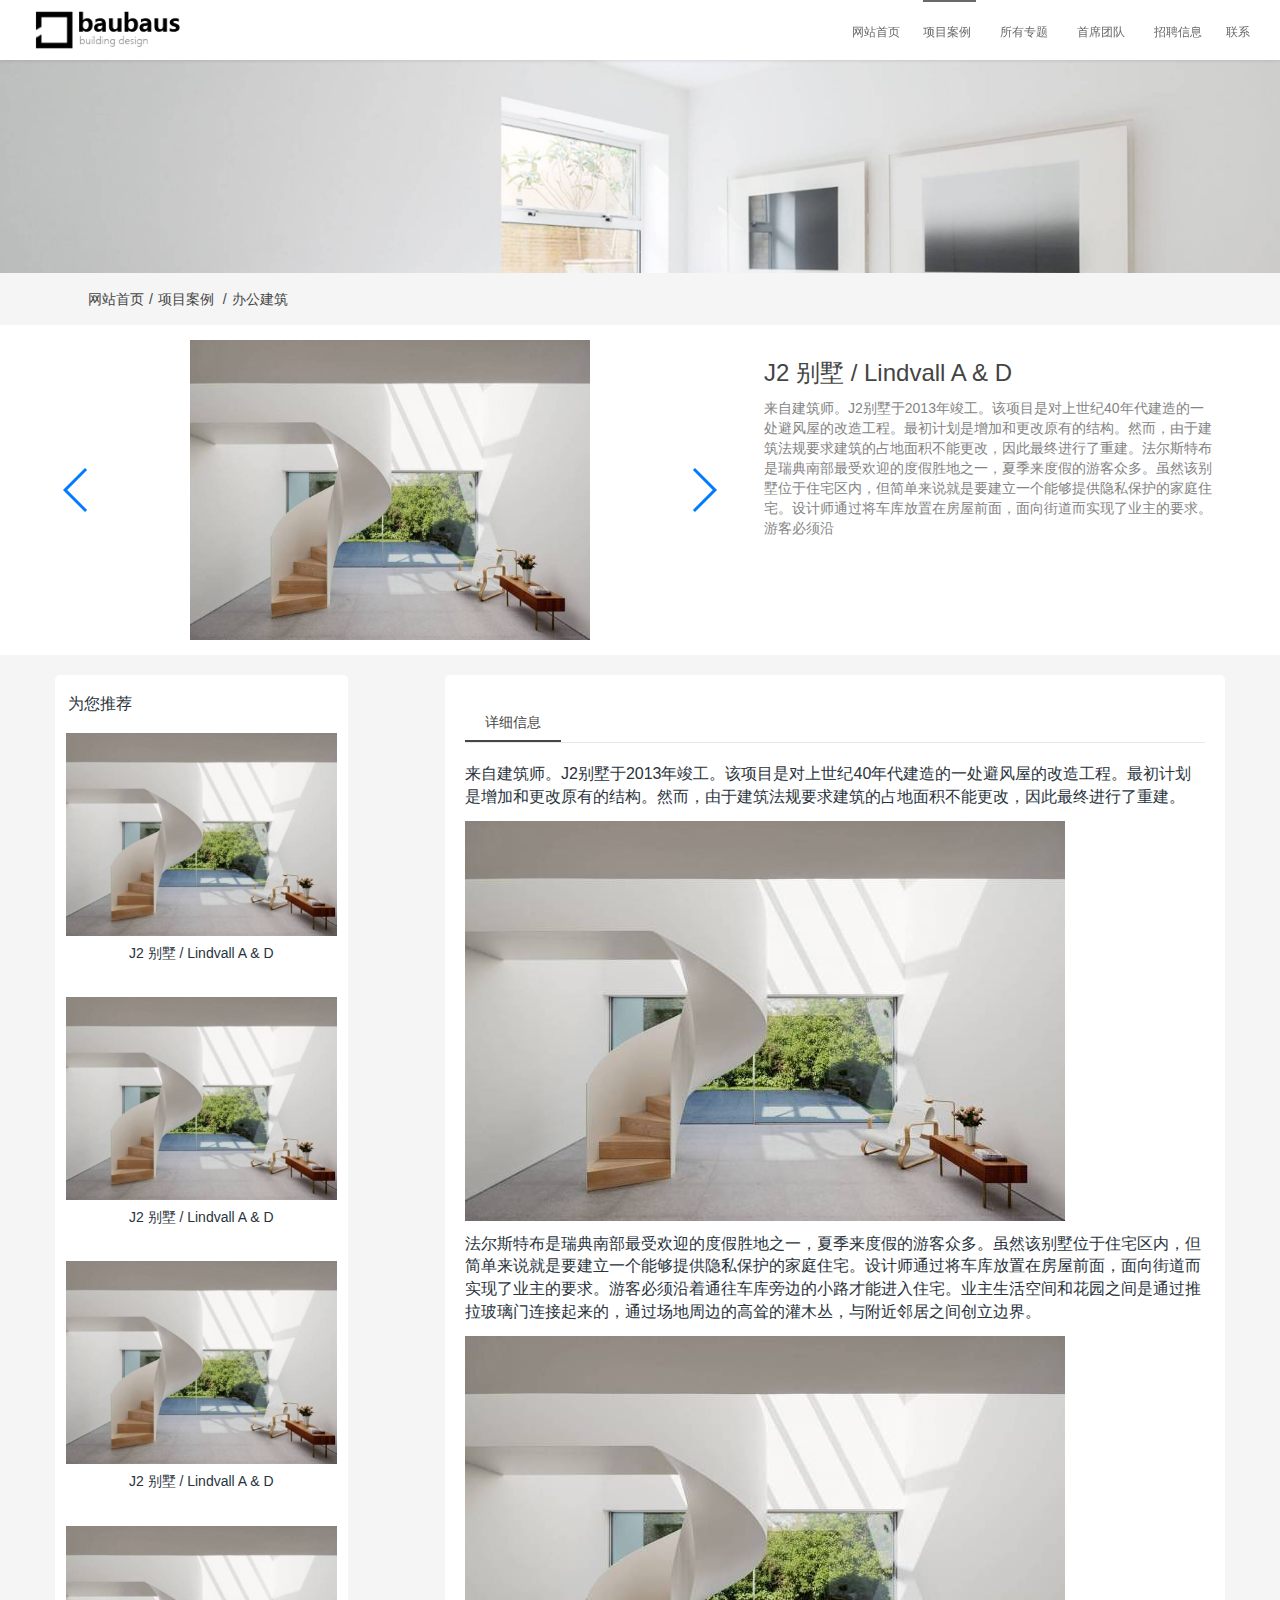
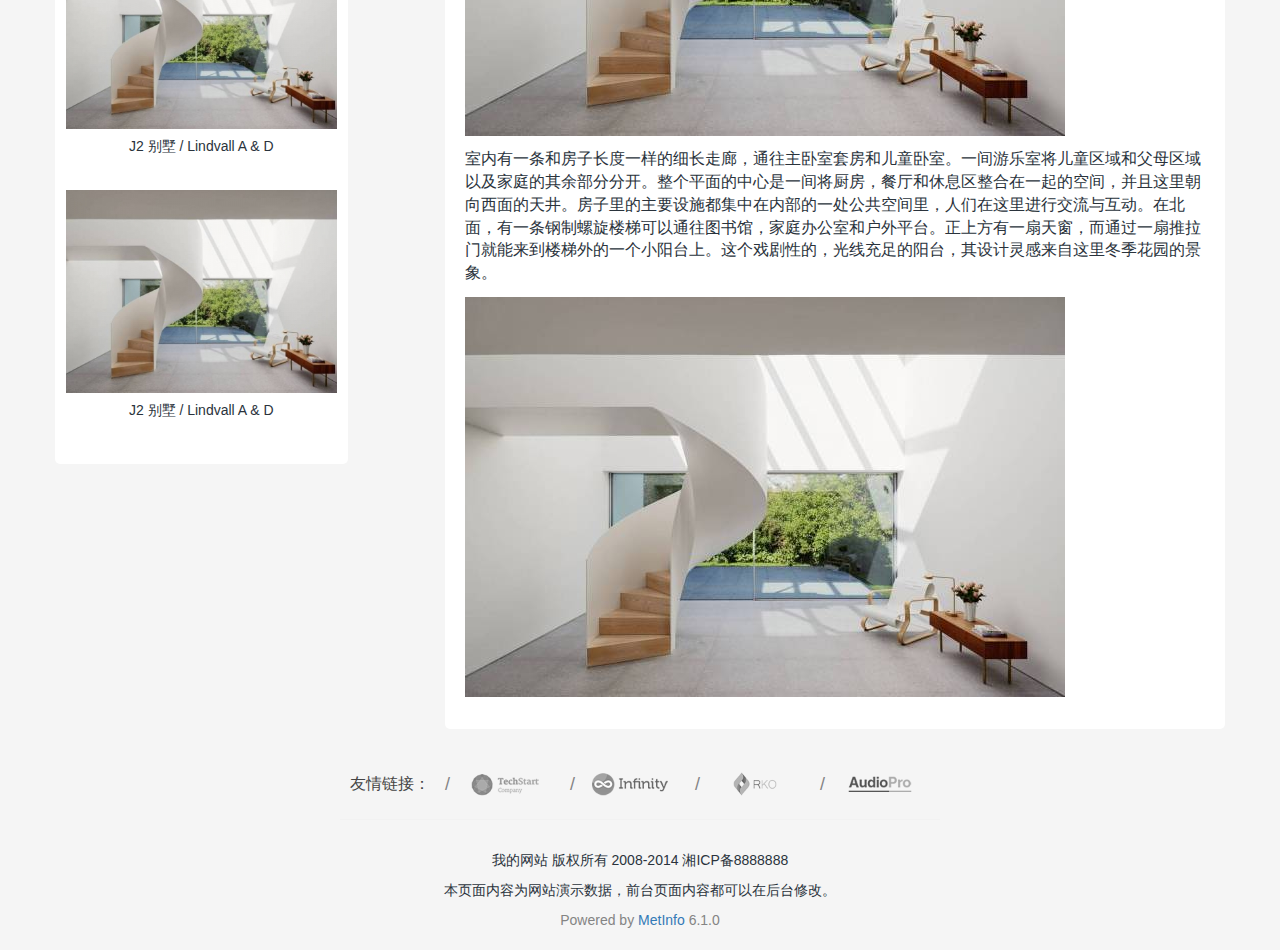
<file: index-case-details.html>
<!DOCTYPE html>
<html lang="en">
<head>
	<meta charset="UTF-8">
	<title>J2 别墅 / Lindvall A & D</title>
	<link rel="stylesheet" href="https://at.alicdn.com/t/font_807385_eikpm6e0omv.css">
	<link rel="stylesheet" href="css/bootstrap.css">
	<link rel="stylesheet" href="css/base.css">
	<link rel="stylesheet" href="css/index-case-details.css">
	<link rel="stylesheet" href="css/swiper-4.3.5.min.css">
	<script src="js/swiper-4.3.5.min.js"></script>
</head>
<body>
	<!-- 头部开始 -->
	<header>
		<div class="container">
			<div class="left">
				<img src="img/header.png" alt="">
			</div>
			<div class="right">
				<button type="button" class="right-small"><i class="iconfont icon-sanheng" onclick="">
					<div class="box1">
						<a href="index.html" class="right-sm">网站首页</a>
						<a href="case.html" class="right-sm">项目案例<i class="iconfont icon-arrow"></i></a>
						<a href="project.html" class="right-sm choose">所有专题<i class="iconfont icon-arrow"></i></a>
						<a href="team.html" class="right-sm">首席团队<i class="iconfont icon-arrow"></i></a>
						<a href="hire.html" class="right-sm">招聘信息</a>
						<a href="contact.html" class="right-sm">联系</a>
					</div></i></button>
				
					<div class="box2">
						<a href="index.html" class="right-big">网站首页</a>
						<div class="more">
							<a href="case.html" class="right-big choose">项目案例<i class="iconfont icon-arrow"></i></a>
							<div class="dropdown">
								<a href="case.html">全部</a>
								<a href="case-details.html">住宅设计</a>
								<a href="case-details.html">景观酒店</a>
								<a href="case-details.html">办公建筑</a>
							</div>
						</div>
						<div class="more">
							<a href="project.html" class="right-big">所有专题<i class="iconfont icon-arrow"></i></a>
							<div class="dropdown pro-dropdown">
								<a href="project.html">全部</a>
								<a href="project-details.html">每周精华</a>
								<a href="project-details.html">创意人记录</a>
								<a href="project-details.html">在海外</a>
								<a href="project-details.html">日常深度+</a>
								<a href="project-details.html">访谈专题</a>
								<a href="project-details.html">其他专题</a>
							</div>
						</div>
						<div class="more">
							<a href="team.html" class="right-big">首席团队<i class="iconfont icon-arrow"></i></a>
							<div class="dropdown pro-dropdown">
								<a href="team.html">全部</a>
								<a href="team-details.html">伊藤和枝</a>
								<a href="team-details.html">福田繁雄</a>
								<a href="team-details.html">王树</a>
								<a href="team-details.html">法兰克</a>
								<a href="team-details.html">安吉利娜</a>
								<a href="team-details.html">杨杰明</a>
							</div>
						</div>
						
						<a href="hire.html" class="right-big">招聘信息</a>
						<a href="contact.html" class="right-big">联系</a>
					</div>
			</div>
		</div>
	</header>
	<!-- 头部结束 -->

	<!-- 广告图开始 -->
	<div class="adv">
		<img src="img/casepage-1.jpg" alt="">
	</div>
	<!-- 广告图结束 -->

	<!-- 导航开始 -->
	<nav>
		<ul>
			<li><a href="index.html"><i class="iconfont icon-index"></i>网站首页<span>/</span></a></li>
			<li><a href="case.html">项目案例 <span>/</span> </a></li>
			<li><a href="index-case-details.html">办公建筑</a></li>
		</ul>
	</nav>
	<!-- 导航结束 -->

	<!-- 主要内容开始 -->
	<main>
		<div class="product-pic">
			<div class="container">
				<div class="row">
				<!-- 轮播图 -->
					<div class="top col-xs-12 col-md-7">
						<div class="swiper-container top">
						    <div class="swiper-wrapper">
						        <div class="swiper-slide"><img src="img/index-news-details-1.jpg" alt=""></div>
						        <div class="swiper-slide"><img src="img/index-news-details-1.jpg" alt=""></div>
						        <div class="swiper-slide"><img src="img/index-news-details-1.jpg" alt=""></div>
						    </div>
						    <!-- 如果需要分页器 -->
						    <div class="swiper-pagination"></div>
						    
						    <!-- 如果需要导航按钮 -->
						    <div class="swiper-button-prev"></div>
						    <div class="swiper-button-next"></div>
						    
						    <!-- 如果需要滚动条 -->
						    <!-- <div class="swiper-scrollbar"></div> -->
						</div>
						<!-- <div class="picture">
							<button class="left"><i class="iconfont icon-prev"></i></button>
							<div class="pic"><img src="img/index-news-details-1.jpg" alt=""></div>
							<button class="right"><i class="iconfont icon-right"></i></button>
						</div>
						<ul>
							<li><img src="img/j2-li-img.jpg" alt=""></li>
							<li><img src="img/j2-li-img.jpg" alt=""></li>
							<li><img src="img/j2-li-img.jpg" alt=""></li>
							<li><img src="img/j2-li-img.jpg" alt=""></li>
						</ul> -->
					</div>

					<div class="bottom col-xs-12 col-md-5">
						<h1>J2 别墅 / Lindvall A & D</h1>
						<p>来自建筑师。J2别墅于2013年竣工。该项目是对上世纪40年代建造的一处避风屋的改造工程。最初计划是增加和更改原有的结构。然而，由于建筑法规要求建筑的占地面积不能更改，因此最终进行了重建。法尔斯特布是瑞典南部最受欢迎的度假胜地之一，夏季来度假的游客众多。虽然该别墅位于住宅区内，但简单来说就是要建立一个能够提供隐私保护的家庭住宅。设计师通过将车库放置在房屋前面，面向街道而实现了业主的要求。游客必须沿</p>
					</div>
				</div>
			</div>
		</div>
		<!-- 下边 -->
		<div class="product-desc">
			<div class="container">
				<div class="info col-xs-12 col-md-8 col-md-offset-1">
					<h1><span>详细信息</span></h1>
					<p>来自建筑师。J2别墅于2013年竣工。该项目是对上世纪40年代建造的一处避风屋的改造工程。最初计划是增加和更改原有的结构。然而，由于建筑法规要求建筑的占地面积不能更改，因此最终进行了重建。</p>
					<p>
						<img src="img/index-news-details-1.jpg" alt="">
					</p>

					<p>法尔斯特布是瑞典南部最受欢迎的度假胜地之一，夏季来度假的游客众多。虽然该别墅位于住宅区内，但简单来说就是要建立一个能够提供隐私保护的家庭住宅。设计师通过将车库放置在房屋前面，面向街道而实现了业主的要求。游客必须沿着通往车库旁边的小路才能进入住宅。业主生活空间和花园之间是通过推拉玻璃门连接起来的，通过场地周边的高耸的灌木丛，与附近邻居之间创立边界。</p>
					<p>
						<img src="img/index-news-details-1.jpg" alt="">
					</p>

					<p>室内有一条和房子长度一样的细长走廊，通往主卧室套房和儿童卧室。一间游乐室将儿童区域和父母区域以及家庭的其余部分分开。整个平面的中心是一间将厨房，餐厅和休息区整合在一起的空间，并且这里朝向西面的天井。房子里的主要设施都集中在内部的一处公共空间里，人们在这里进行交流与互动。在北面，有一条钢制螺旋楼梯可以通往图书馆，家庭办公室和户外平台。正上方有一扇天窗，而通过一扇推拉门就能来到楼梯外的一个小阳台上。这个戏剧性的，光线充足的阳台，其设计灵感来自这里冬季花园的景象。</p>
					<p>
						<img src="img/index-news-details-1.jpg" alt="">
					</p>
				</div>
				<!-- 为你推荐 -->
				<div class="rec col-xs-12 col-md-3">
					<h3>为您推荐</h3>
					<ul class="row">
						<!-- 第一个 -->
						<li class="col-xs-6 col-sm-4 col-md-12">
							<!-- <a href="index-case-details.html"> -->
								<img src="img/j2-2.jpg" alt="">
							<!-- </a> -->
							<h4>J2 别墅 / Lindvall A &amp; D</h4>
						</li>
						<!-- 第二个 -->
						<li class="col-xs-6 col-sm-4 col-md-12">
							<!-- <a href="index-case-details.html"> -->
								<img src="img/j2-2.jpg" alt="">
							<!-- </a> -->
							<h4>J2 别墅 / Lindvall A &amp; D</h4>
						</li>
						<!-- 第三个 -->
						<li class="col-xs-6 col-sm-4 col-md-12">
							<!-- <a href="index-case-details.html"> -->
								<img src="img/j2-2.jpg" alt="">
							<!-- </a> -->
							<h4>J2 别墅 / Lindvall A &amp; D</h4>
						</li>
						<!-- 第四个 -->
						<li class="col-xs-6 col-sm-4 col-md-12">
							<!-- <a href="index-case-details.html"> -->
								<img src="img/j2-2.jpg" alt="">
							<!-- </a> -->
							<h4>J2 别墅 / Lindvall A &amp; D</h4>
						</li>
						<!-- 第五个 -->
						<li class="col-xs-6 col-sm-4 col-md-12">
							<!-- <a href="index-case-details.html"> -->
								<img src="img/j2-2.jpg" alt="">
							<!-- </a> -->
							<h4>J2 别墅 / Lindvall A &amp; D</h4>
						</li>
					</ul>
				</div>	
			</div>
			
		</div>
	</main>
	<!-- 主要内容结束 -->



	<!-- 底部开始 -->
	<footer>
		<div class="container">
			<div class="link">
				<ul>
					<li>友情链接：</li>
					<li>
						<span>/</span>
						<a href=""><img src="img/link-1.png" alt=""></a>
					</li>
					<li>
						<span>/</span>
						<a href=""><img src="img/link-2.png" alt=""></a>
					</li>
					<li>
						<span>/</span>
						<a href=""><img src="img/link-3.png" alt=""></a>
					</li>
					<li>
						<span>/</span>
						<a href=""><img src="img/link-4.png" alt=""></a>
					</li>
				</ul>
			</div>
			<div class="copyright">
				<p>我的网站 版权所有 2008-2014 湘ICP备8888888</p>
				<p>本页面内容为网站演示数据，前台页面内容都可以在后台修改。</p>
				<div class="powered">Powered by  <a href="">MetInfo</a>  6.1.0</div>
			</div>
		</div>
	</footer>
	<!-- 底部结束 -->




	<script>        
	  var mySwiper = new Swiper ('.swiper-container', {
	    direction: 'horizontal',
	    loop: true,
	    
	    // 如果需要分页器
	    // pagination: {
	    //   el: '.swiper-pagination',
	    // },
	    
	    // 如果需要前进后退按钮
	    navigation: {
	      nextEl: '.swiper-button-next',
	      prevEl: '.swiper-button-prev',
	    },
	    
	    
	    // 如果需要滚动条
	    // scrollbar: {
	    //   el: '.swiper-scrollbar',
	    // },
	  })        
	  </script>
</body>
</html>
</file>
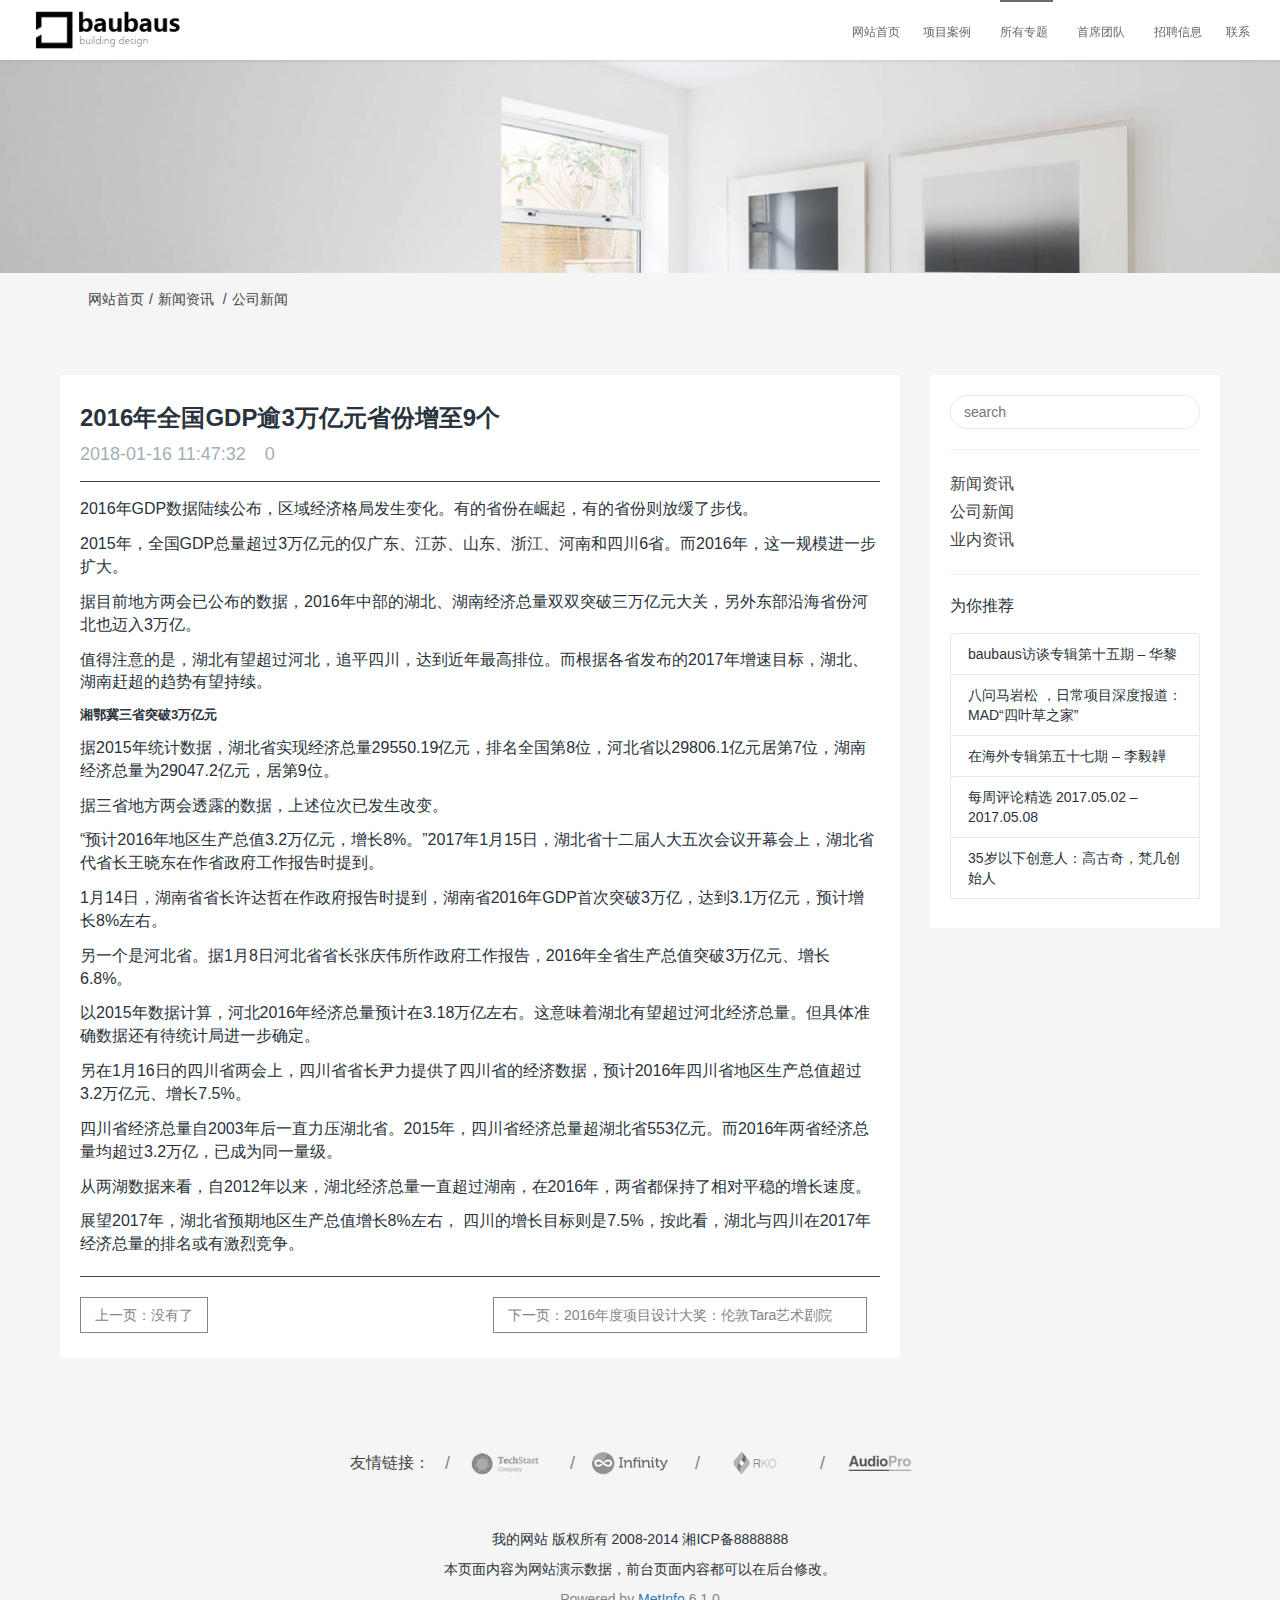
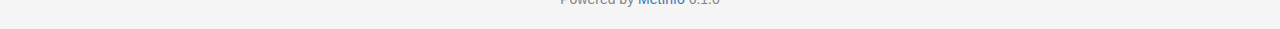
<file: index-news-details.html>
<!DOCTYPE html>
<html lang="en">
<head>
	<meta charset="UTF-8">
	<title>2016年全国GDP逾3万亿元省份增至9个</title>
	<link rel="stylesheet" href="https://at.alicdn.com/t/font_807385_eikpm6e0omv.css">
	<link rel="stylesheet" href="css/bootstrap.css">
	<link rel="stylesheet" href="css/base.css">
	<link rel="stylesheet" href="css/index-news-details.css">
</head>
<body>
	<!-- 头部开始 -->
	<header>
		<div class="container">
			<div class="left">
				<img src="img/header.png" alt="">
			</div>
			<div class="right">
				<button type="button" class="right-small"><i class="iconfont icon-sanheng" onclick="">
					<div class="box1">
						<a href="index.html" class="right-sm">网站首页</a>
						<a href="case.html" class="right-sm">项目案例<i class="iconfont icon-arrow"></i></a>
						<a href="project.html" class="right-sm choose">所有专题<i class="iconfont icon-arrow"></i></a>
						<a href="team.html" class="right-sm">首席团队<i class="iconfont icon-arrow"></i></a>
						<a href="hire.html" class="right-sm">招聘信息</a>
						<a href="contact.html" class="right-sm">联系</a>
					</div></i></button>
				
					<div class="box2">
						<a href="index.html" class="right-big">网站首页</a>
						<div class="more">
							<a href="case.html" class="right-big">项目案例<i class="iconfont icon-arrow"></i></a>
							<div class="dropdown">
								<a href="case.html">全部</a>
								<a href="case-details.html">住宅设计</a>
								<a href="case-details.html">景观酒店</a>
								<a href="case-details.html">办公建筑</a>
							</div>
						</div>
						<div class="more">
							<a href="project.html" class="right-big choose">所有专题<i class="iconfont icon-arrow"></i></a>
							<div class="dropdown pro-dropdown">
								<a href="project.html">全部</a>
								<a href="project-details.html">每周精华</a>
								<a href="project-details.html">创意人记录</a>
								<a href="project-details.html">在海外</a>
								<a href="project-details.html">日常深度+</a>
								<a href="project-details.html">访谈专题</a>
								<a href="project-details.html">其他专题</a>
							</div>
						</div>
						<div class="more">
							<a href="team.html" class="right-big">首席团队<i class="iconfont icon-arrow"></i></a>
							<div class="dropdown pro-dropdown">
								<a href="team.html">全部</a>
								<a href="team-details.html">伊藤和枝</a>
								<a href="team-details.html">福田繁雄</a>
								<a href="team-details.html">王树</a>
								<a href="team-details.html">法兰克</a>
								<a href="team-details.html">安吉利娜</a>
								<a href="team-details.html">杨杰明</a>
							</div>
						</div>
						
						<a href="hire.html" class="right-big">招聘信息</a>
						<a href="contact.html" class="right-big">联系</a>
					</div>
			</div>
		</div>
	</header>
	<!-- 头部结束 -->

	<!-- 广告图开始 -->
	<div class="adv">
		<img src="img/casepage-1.jpg" alt="">
	</div>
	<!-- 广告图结束 -->

	<!-- 导航开始 -->
	<nav>
		<ul>
			<li><a href="index.html"><i class="iconfont icon-index"></i>网站首页<span>/</span></a></li>
			<li><p>新闻资讯 <span>/</span></p></li>
			<li><a href="index-news-details.html">公司新闻</a></li>
		</ul>
	</nav>
	<!-- 导航结束 -->

	<!-- 主要内容开始 -->
	<main>
		<div class="container">
			<!-- 左边 -->
			<div class="left col-xs-12 col-sm-9">
				<div class="card">
					<h4>2016年全国GDP逾3万亿元省份增至9个</h4>
					<p class="info">
						<span>2018-01-16 11:47:32</span>
						<span><i class="iconfont icon-yanjing"></i>0</span>
					</p>
					<div class="desc">
						
						<p>2016年GDP数据陆续公布，区域经济格局发生变化。有的省份在崛起，有的省份则放缓了步伐。</p>

						<p>2015年，全国GDP总量超过3万亿元的仅广东、江苏、山东、浙江、河南和四川6省。而2016年，这一规模进一步扩大。</p>

						<p>据目前地方两会已公布的数据，2016年中部的湖北、湖南经济总量双双突破三万亿元大关，另外东部沿海省份河北也迈入3万亿。</p>

						<p>值得注意的是，湖北有望超过河北，追平四川，达到近年最高排位。而根据各省发布的2017年增速目标，湖北、湖南赶超的趋势有望持续。</p>

						<p class="title">湘鄂冀三省突破3万亿元</p>

						<p>据2015年统计数据，湖北省实现经济总量29550.19亿元，排名全国第8位，河北省以29806.1亿元居第7位，湖南经济总量为29047.2亿元，居第9位。</p>

						<p>据三省地方两会透露的数据，上述位次已发生改变。</p>

						<p>“预计2016年地区生产总值3.2万亿元，增长8%。”2017年1月15日，湖北省十二届人大五次会议开幕会上，湖北省代省长王晓东在作省政府工作报告时提到。</p>

						<p>1月14日，湖南省省长许达哲在作政府报告时提到，湖南省2016年GDP首次突破3万亿，达到3.1万亿元，预计增长8%左右。</p>

						<p>另一个是河北省。据1月8日河北省省长张庆伟所作政府工作报告，2016年全省生产总值突破3万亿元、增长6.8%。</p>

						<p>以2015年数据计算，河北2016年经济总量预计在3.18万亿左右。这意味着湖北有望超过河北经济总量。但具体准确数据还有待统计局进一步确定。</p>

						<p>另在1月16日的四川省两会上，四川省省长尹力提供了四川省的经济数据，预计2016年四川省地区生产总值超过3.2万亿元、增长7.5%。</p>

						<p>四川省经济总量自2003年后一直力压湖北省。2015年，四川省经济总量超湖北省553亿元。而2016年两省经济总量均超过3.2万亿，已成为同一量级。</p>

						<p>从两湖数据来看，自2012年以来，湖北经济总量一直超过湖南，在2016年，两省都保持了相对平稳的增长速度。</p>

						<p>展望2017年，湖北省预期地区生产总值增长8%左右， 四川的增长目标则是7.5%，按此看，湖北与四川在2017年经济总量的排名或有激烈竞争。</p>
					</div>
					<hr>
					<div class="turn">
						<div class="before">
							<a href="" class="hire">上一页：没有了</a>
						</div>
						<div class="after">
							<a href="" class="hire">下一页：2016年度项目设计大奖：伦敦Tara艺术剧院</a>
						</div>
						
						
					</div>
					
				</div>
			</div>

			<!-- 右边 -->
			<div class="right col-xs-12 col-sm-3">
				<div class="search">
					<input type="text" placeholder="search">
					<button><i class="iconfont icon-sousuo"></i></button>
				</div>
				<div class="classify">
					<ul>
						<li><span>新闻资讯</span></li>
						<li><span>公司新闻</span></li>
						<li><span>业内资讯</span></li>
					</ul>
				</div>
				<div class="recommended">
					<label for="">为你推荐</label>
					<ul>
						<li>baubaus访谈专辑第十五期 – 华黎</li>
						<li>八问马岩松 ，日常项目深度报道：MAD“四叶草之家”</li>
						<li>在海外专辑第五十七期 – 李毅韡</li>
						<li>每周评论精选 2017.05.02 – 2017.05.08</li>
						<li>35岁以下创意人：高古奇，梵几创始人</li>
					</ul>
				</div>
			</div>
		</div>
	</main>
	<!-- 主要内容结束 -->





	<!-- 底部开始 -->
	<footer>
		<div class="container">
			<div class="link">
				<ul>
					<li>友情链接：</li>
					<li>
						<span>/</span>
						<a href=""><img src="img/link-1.png" alt=""></a>
					</li>
					<li>
						<span>/</span>
						<a href=""><img src="img/link-2.png" alt=""></a>
					</li>
					<li>
						<span>/</span>
						<a href=""><img src="img/link-3.png" alt=""></a>
					</li>
					<li>
						<span>/</span>
						<a href=""><img src="img/link-4.png" alt=""></a>
					</li>
				</ul>
			</div>
			<div class="copyright">
				<p>我的网站 版权所有 2008-2014 湘ICP备8888888</p>
				<p>本页面内容为网站演示数据，前台页面内容都可以在后台修改。</p>
				<div class="powered">Powered by  <a href="">MetInfo</a>  6.1.0</div>
			</div>
		</div>
	</footer>
	<!-- 底部结束 -->
</body>
</html>
</file>
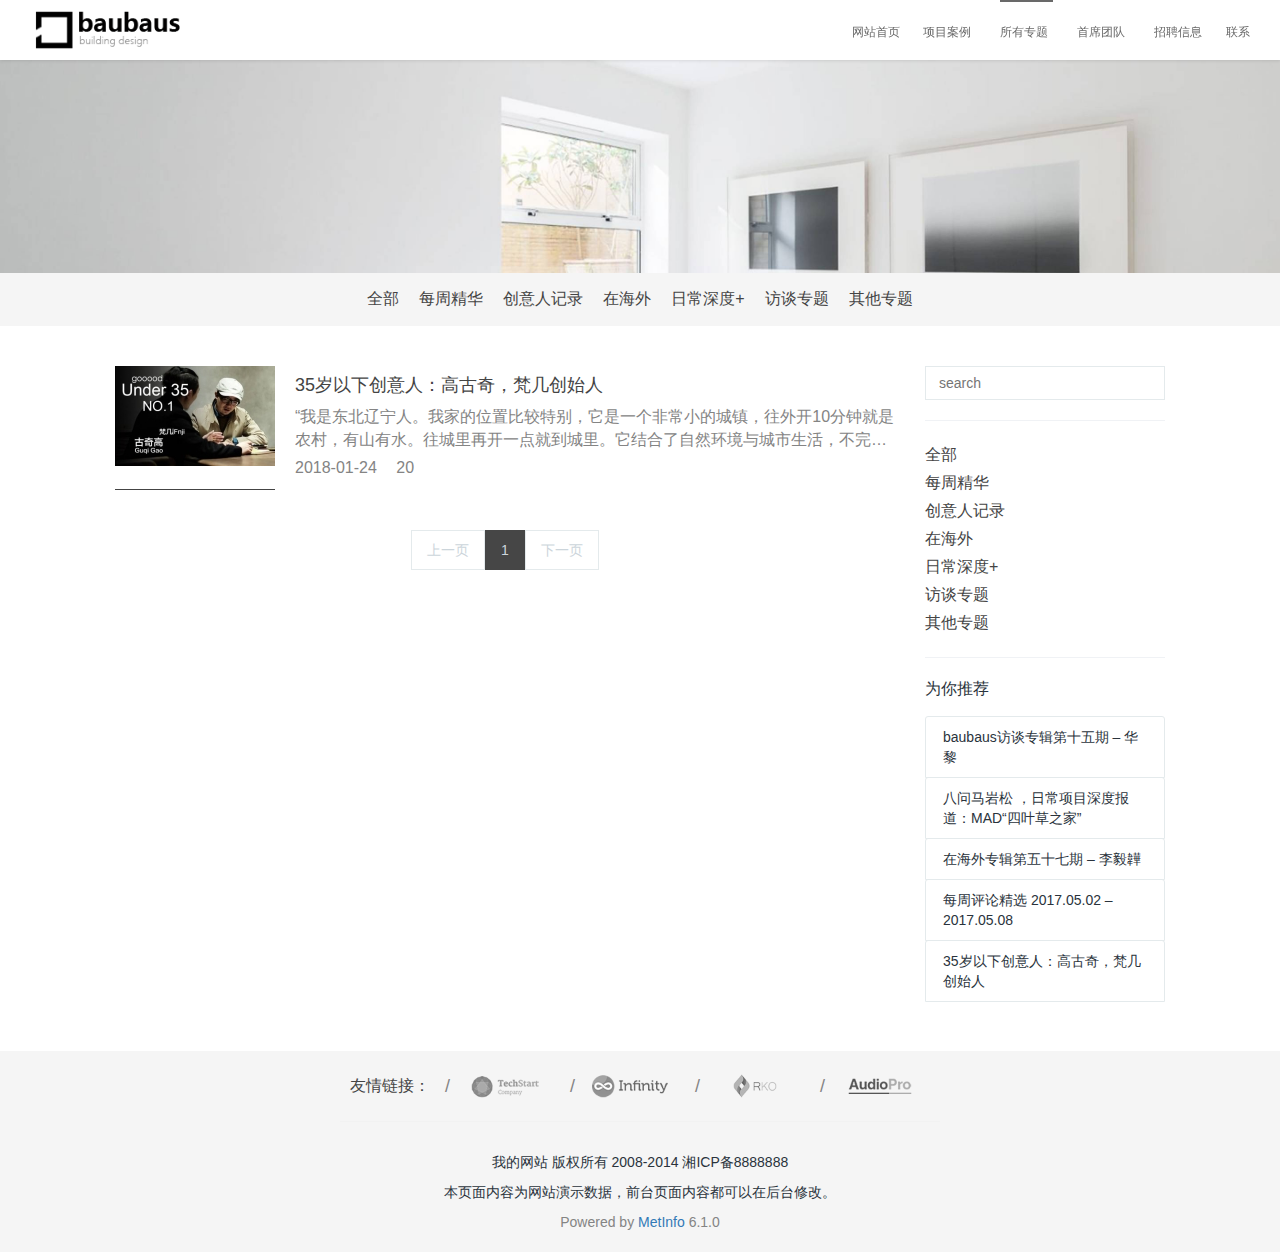
<file: project-details.html>
<!DOCTYPE html>
<html lang="en">
<head>
	<meta charset="UTF-8">
	<title>所有专题详情页</title>
	<link rel="stylesheet" href="https://at.alicdn.com/t/font_807385_eikpm6e0omv.css">
	<link rel="stylesheet" href="css/bootstrap.css">
	<link rel="stylesheet" href="css/base.css">
	<link rel="stylesheet" href="css/project-details.css">
</head>
<body>
	<!-- 头部开始 -->
	<header>
		<div class="container">
			<div class="left">
				<img src="img/header.png" alt="">
			</div>
			<div class="right">
				<button type="button" class="right-small"><i class="iconfont icon-sanheng" onclick="">
					<div class="box1">
						<a href="index.html" class="right-sm">网站首页</a>
						<a href="case.html" class="right-sm">项目案例<i class="iconfont icon-arrow"></i></a>
						<a href="project.html" class="right-sm choose">所有专题<i class="iconfont icon-arrow"></i></a>
						<a href="team.html" class="right-sm">首席团队<i class="iconfont icon-arrow"></i></a>
						<a href="hire.html" class="right-sm">招聘信息</a>
						<a href="contact.html" class="right-sm">联系</a>
					</div></i></button>
				
					<div class="box2">
						<a href="index.html" class="right-big">网站首页</a>
						<div class="more">
							<a href="case.html" class="right-big">项目案例<i class="iconfont icon-arrow"></i></a>
							<div class="dropdown">
								<a href="case.html">全部</a>
								<a href="case-details.html">住宅设计</a>
								<a href="case-details.html">景观酒店</a>
								<a href="case-details.html">办公建筑</a>
							</div>
						</div>
						<div class="more">
							<a href="project.html" class="right-big choose">所有专题<i class="iconfont icon-arrow"></i></a>
							<div class="dropdown pro-dropdown">
								<a href="project.html">全部</a>
								<a href="project-details.html">每周精华</a>
								<a href="project-details.html">创意人记录</a>
								<a href="project-details.html">在海外</a>
								<a href="project-details.html">日常深度+</a>
								<a href="project-details.html">访谈专题</a>
								<a href="project-details.html">其他专题</a>
							</div>
						</div>
						<div class="more">
							<a href="team.html" class="right-big">首席团队<i class="iconfont icon-arrow"></i></a>
							<div class="dropdown pro-dropdown">
								<a href="team.html">全部</a>
								<a href="team-details.html">伊藤和枝</a>
								<a href="team-details.html">福田繁雄</a>
								<a href="team-details.html">王树</a>
								<a href="team-details.html">法兰克</a>
								<a href="team-details.html">安吉利娜</a>
								<a href="team-details.html">杨杰明</a>
							</div>
						</div>
						
						<a href="hire.html" class="right-big">招聘信息</a>
						<a href="contact.html" class="right-big">联系</a>
					</div>
			</div>
		</div>
	</header>
	<!-- 头部结束 -->

	<!-- 广告图开始 -->
	<div class="adv">
		<img src="img/casepage-1.jpg" alt="">
	</div>
	<!-- 广告图结束 -->

	<!-- 导航开始 -->
	<nav>
		<ul>
			<li><a href="project.html">全部</a></li>
			<li><a href="project-details.html">每周精华</a></li>
			<li><a href="project-details.html">创意人记录</a></li>
			<li><a href="project-details.html">在海外</a></li>
			<li><a href="project-details.html">日常深度+</a></li>
			<li><a href="project-details.html">访谈专题</a></li>
			<li><a href="project-details.html">其他专题</a></li>
		</ul>
	</nav>
	<!-- 导航结束 -->

	<!-- 主要内容开始 -->
	<main>
		<div class="container">
			<!-- 左边 -->
			<div class="left col-xs-12 col-sm-9">
				<div class="desc">
					<div class="pic"><a href=""><img src="img/project-details.jpg" alt=""></a></div>
					<div class="right">
						<h4><a href="">35岁以下创意人：高古奇，梵几创始人</a></h4>
						<p class="text">“我是东北辽宁人。我家的位置比较特别，它是一个非常小的城镇，往外开10分钟就是农村，有山有水。往城里再开一点就到城里。它结合了自然环境与城市生活，不完全是乡镇或农村，也不完全是城市。在我成长过程中，比如说上小学的时候，我下课之后就跑到河边抓鱼去了，也经常每个周末去城里转转。”渴望好设计“我从小对设计都有一种渴求的心态。当我看到一些好的设计会非常得爱惜，因为我们那看到一些好的东西其实不是太容易的，我</p>
						<p class="date"><span>2018-01-24</span>  <span><i class="iconfont icon-yanjing"></i>20</span></p>
					</div>
				</div>
				<div class="turn">
					<div class="page before">上一页</div>
					<a href="" class="page center">1</a>
					<div class="page after">下一页</div>
				</div>
			</div>

			<!-- 右边 -->
			<div class="right col-xs-12 col-sm-3">
				<div class="search">
					<input type="text" placeholder="search">
					<button><i class="iconfont icon-sousuo"></i></button>
				</div>
				<div class="classify">
					<ul>
						<li>全部</li>
						<li>每周精华</li>
						<li>创意人记录</li>
						<li>在海外</li>
						<li>日常深度+</li>
						<li>访谈专题</li>
						<li>其他专题</li>
					</ul>
				</div>
				<div class="recommended">
					<label for="">为你推荐</label>
					<ul>
						<li>baubaus访谈专辑第十五期 – 华黎</li>
						<li>八问马岩松 ，日常项目深度报道：MAD“四叶草之家”</li>
						<li>在海外专辑第五十七期 – 李毅韡</li>
						<li>每周评论精选 2017.05.02 – 2017.05.08</li>
						<li>35岁以下创意人：高古奇，梵几创始人</li>
					</ul>
				</div>
			</div>
		</div>
	</main>
	<!-- 主要内容结束 -->





	<!-- 底部开始 -->
	<footer>
		<div class="container">
			<div class="link">
				<ul>
					<li>友情链接：</li>
					<li>
						<span>/</span>
						<a href=""><img src="img/link-1.png" alt=""></a>
					</li>
					<li>
						<span>/</span>
						<a href=""><img src="img/link-2.png" alt=""></a>
					</li>
					<li>
						<span>/</span>
						<a href=""><img src="img/link-3.png" alt=""></a>
					</li>
					<li>
						<span>/</span>
						<a href=""><img src="img/link-4.png" alt=""></a>
					</li>
				</ul>
			</div>
			<div class="copyright">
				<p>我的网站 版权所有 2008-2014 湘ICP备8888888</p>
				<p>本页面内容为网站演示数据，前台页面内容都可以在后台修改。</p>
				<div class="powered">Powered by  <a href="">MetInfo</a>  6.1.0</div>
			</div>
		</div>
	</footer>
	<!-- 底部结束 -->
</body>
</html>
</file>
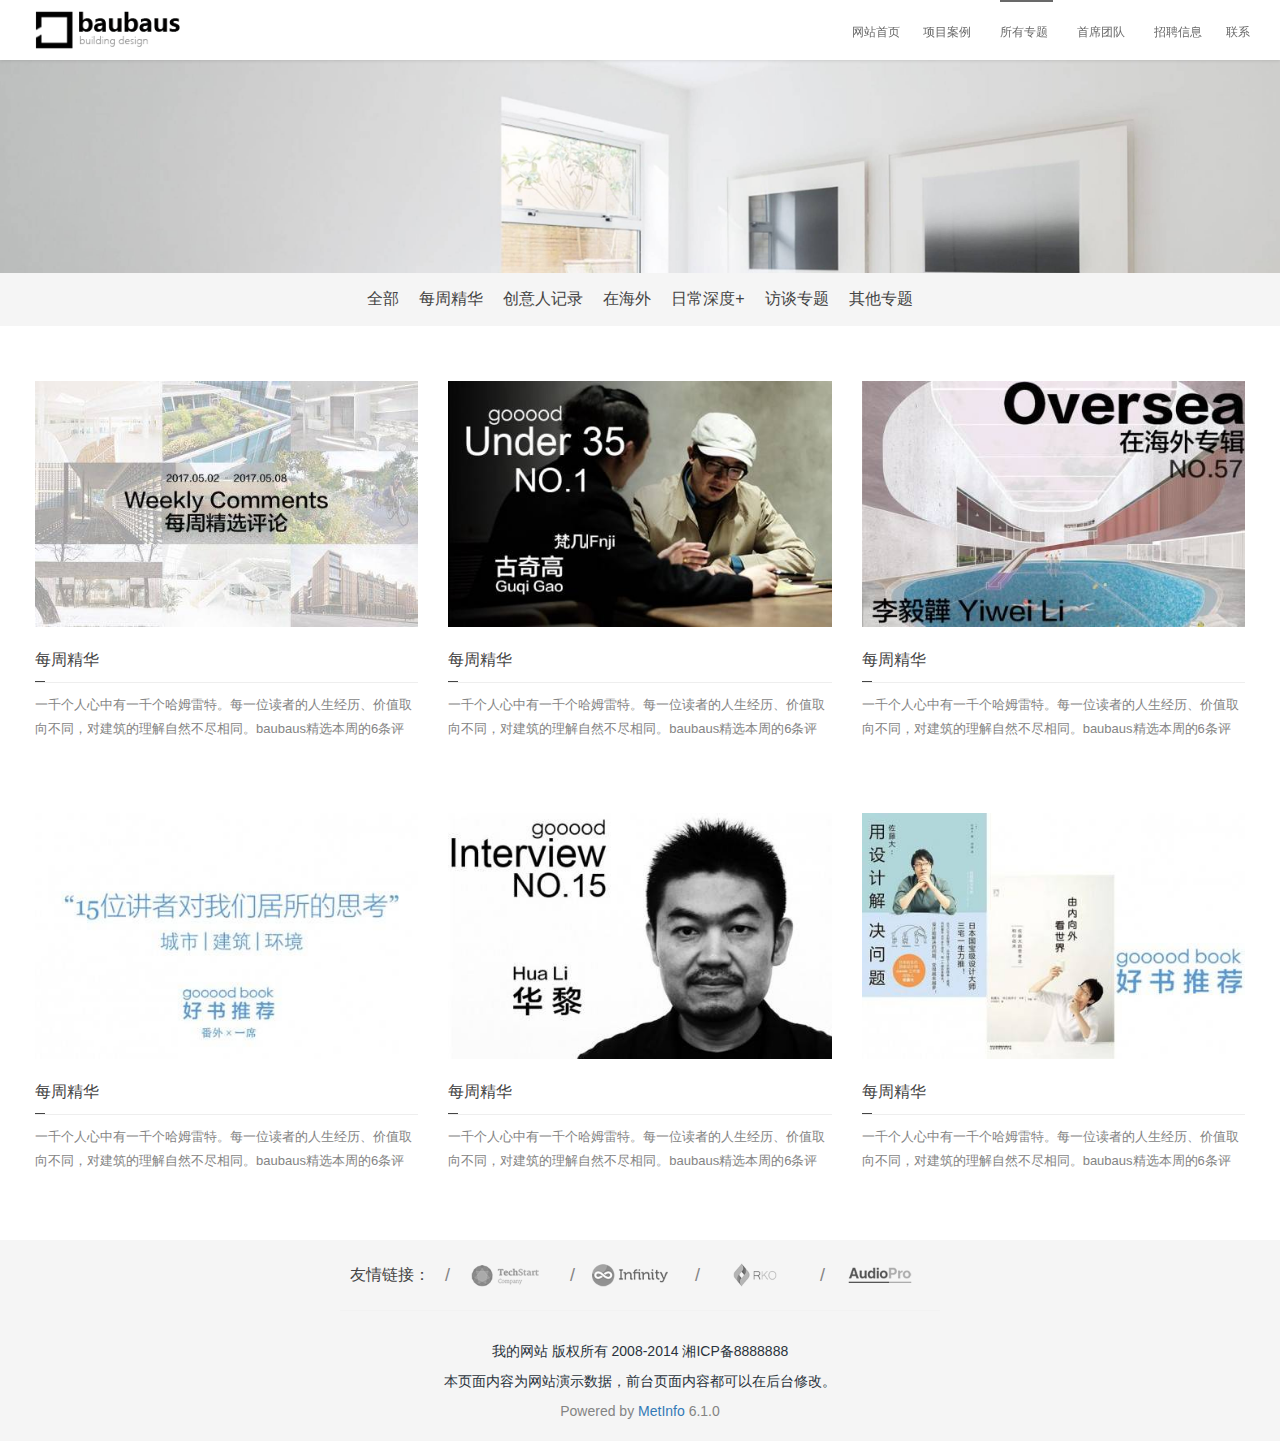
<file: project.html>
<!DOCTYPE html>
<html lang="en">
<head>
	<meta charset="UTF-8">
	<title>所有专题</title>
	<link rel="stylesheet" href="https://at.alicdn.com/t/font_807385_eikpm6e0omv.css">
	<link rel="stylesheet" href="css/bootstrap.css">
	<link rel="stylesheet" href="css/base.css">
	<link rel="stylesheet" href="css/project.css">
</head>
<body>
	<!-- 头部开始 -->
	<header>
		<div class="container">
			<div class="left">
				<img src="img/header.png" alt="">
			</div>
			<div class="right">
				<button type="button" class="right-small"><i class="iconfont icon-sanheng" onclick="">
					<div class="box1">
						<a href="index.html" class="right-sm">网站首页</a>
						<a href="case.html" class="right-sm">项目案例<i class="iconfont icon-arrow"></i></a>
						<a href="project.html" class="right-sm choose">所有专题<i class="iconfont icon-arrow"></i></a>
						<a href="team.html" class="right-sm">首席团队<i class="iconfont icon-arrow"></i></a>
						<a href="hire.html" class="right-sm">招聘信息</a>
						<a href="contact.html" class="right-sm">联系</a>
					</div></i></button>
				
					<div class="box2">
						<a href="index.html" class="right-big">网站首页</a>
						<div class="more">
							<a href="case.html" class="right-big">项目案例<i class="iconfont icon-arrow"></i></a>
							<div class="dropdown">
								<a href="case.html">全部</a>
								<a href="case-details.html">住宅设计</a>
								<a href="case-details.html">景观酒店</a>
								<a href="case-details.html">办公建筑</a>
							</div>
						</div>
						<div class="more">
							<a href="project.html" class="right-big choose">所有专题<i class="iconfont icon-arrow"></i></a>
							<div class="dropdown pro-dropdown">
								<a href="project.html">全部</a>
								<a href="project-details.html">每周精华</a>
								<a href="project-details.html">创意人记录</a>
								<a href="project-details.html">在海外</a>
								<a href="project-details.html">日常深度+</a>
								<a href="project-details.html">访谈专题</a>
								<a href="project-details.html">其他专题</a>
							</div>
						</div>
						<div class="more">
							<a href="team.html" class="right-big">首席团队<i class="iconfont icon-arrow"></i></a>
							<div class="dropdown pro-dropdown">
								<a href="team.html">全部</a>
								<a href="team-details.html">伊藤和枝</a>
								<a href="team-details.html">福田繁雄</a>
								<a href="team-details.html">王树</a>
								<a href="team-details.html">法兰克</a>
								<a href="team-details.html">安吉利娜</a>
								<a href="team-details.html">杨杰明</a>
							</div>
						</div>
						
						<a href="hire.html" class="right-big">招聘信息</a>
						<a href="contact.html" class="right-big">联系</a>
					</div>
			</div>
		</div>
	</header>
	<!-- 头部结束 -->

	<!-- 广告图开始 -->
	<div class="adv">
		<img src="img/casepage-1.jpg" alt="">
	</div>
	<!-- 广告图结束 -->

	<!-- 导航开始 -->
	<nav>
		<ul>
			<li><a href="project.html">全部</a></li>
			<li><a href="project-details.html">每周精华</a></li>
			<li><a href="project-details.html">创意人记录</a></li>
			<li><a href="project-details.html">在海外</a></li>
			<li><a href="project-details.html">日常深度+</a></li>
			<li><a href="project-details.html">访谈专题</a></li>
			<li><a href="project-details.html">其他专题</a></li>
		</ul>
	</nav>
	<!-- 导航结束 -->

	<!-- 主要内容开始 -->
	<main>
		<div class="container">
			<ul class="row">
				<!-- 第一个 -->
				<li class="col-xs-12 col-sm-6 col-md-4">
					<a href="project-details.html">
						<img src="img/project-1.jpg" alt="">
						<h4>每周精华</h4>
						<p>一千个人心中有一千个哈姆雷特。每一位读者的人生经历、价值取向不同，对建筑的理解自然不尽相同。baubaus精选本周的6条评论，为大家带来看待建筑的不同视角。</p>
					</a>
				</li>
				<!-- 第二个 -->
				<li class="col-xs-12 col-sm-6 col-md-4">
					<a href="project-details.html">
						<img src="img/project-2.jpg" alt="">
						<h4>每周精华</h4>
						<p>一千个人心中有一千个哈姆雷特。每一位读者的人生经历、价值取向不同，对建筑的理解自然不尽相同。baubaus精选本周的6条评论，为大家带来看待建筑的不同视角。</p>
					</a>
				</li>
				<!-- 第三个 -->
				<li class="col-xs-12 col-sm-6 col-md-4">
					<a href="project-details.html">
						<img src="img/project-3.jpg" alt="">
						<h4>每周精华</h4>
						<p>一千个人心中有一千个哈姆雷特。每一位读者的人生经历、价值取向不同，对建筑的理解自然不尽相同。baubaus精选本周的6条评论，为大家带来看待建筑的不同视角。</p>
					</a>
				</li>
				<!-- 第四个 -->
				<li class="col-xs-12 col-sm-6 col-md-4">
					<a href="project-details.html">
						<img src="img/project-4.jpg" alt="">
						<h4>每周精华</h4>
						<p>一千个人心中有一千个哈姆雷特。每一位读者的人生经历、价值取向不同，对建筑的理解自然不尽相同。baubaus精选本周的6条评论，为大家带来看待建筑的不同视角。</p>
					</a>
				</li>
				<!-- 第五个 -->
				<li class="col-xs-12 col-sm-6 col-md-4">
					<a href="project-details.html">
						<img src="img/project-5.jpg" alt="">
						<h4>每周精华</h4>
						<p>一千个人心中有一千个哈姆雷特。每一位读者的人生经历、价值取向不同，对建筑的理解自然不尽相同。baubaus精选本周的6条评论，为大家带来看待建筑的不同视角。</p>
					</a>
				</li>
				<!-- 第六个 -->
				<li class="col-xs-12 col-sm-6 col-md-4">
					<a href="project-details.html">
						<img src="img/project-6.jpg" alt="">
						<h4>每周精华</h4>
						<p>一千个人心中有一千个哈姆雷特。每一位读者的人生经历、价值取向不同，对建筑的理解自然不尽相同。baubaus精选本周的6条评论，为大家带来看待建筑的不同视角。</p>
					</a>
				</li>
			</ul>
		</div>
	</main>
	<!-- 主要内容结束 -->





	<!-- 底部开始 -->
	<footer>
		<div class="container">
			<div class="link">
				<ul>
					<li>友情链接：</li>
					<li>
						<span>/</span>
						<a href=""><img src="img/link-1.png" alt=""></a>
					</li>
					<li>
						<span>/</span>
						<a href=""><img src="img/link-2.png" alt=""></a>
					</li>
					<li>
						<span>/</span>
						<a href=""><img src="img/link-3.png" alt=""></a>
					</li>
					<li>
						<span>/</span>
						<a href=""><img src="img/link-4.png" alt=""></a>
					</li>
				</ul>
			</div>
			<div class="copyright">
				<p>我的网站 版权所有 2008-2014 湘ICP备8888888</p>
				<p>本页面内容为网站演示数据，前台页面内容都可以在后台修改。</p>
				<div class="powered">Powered by  <a href="">MetInfo</a>  6.1.0</div>
			</div>
		</div>
	</footer>
	<!-- 底部结束 -->
</body>
</html>
</file>
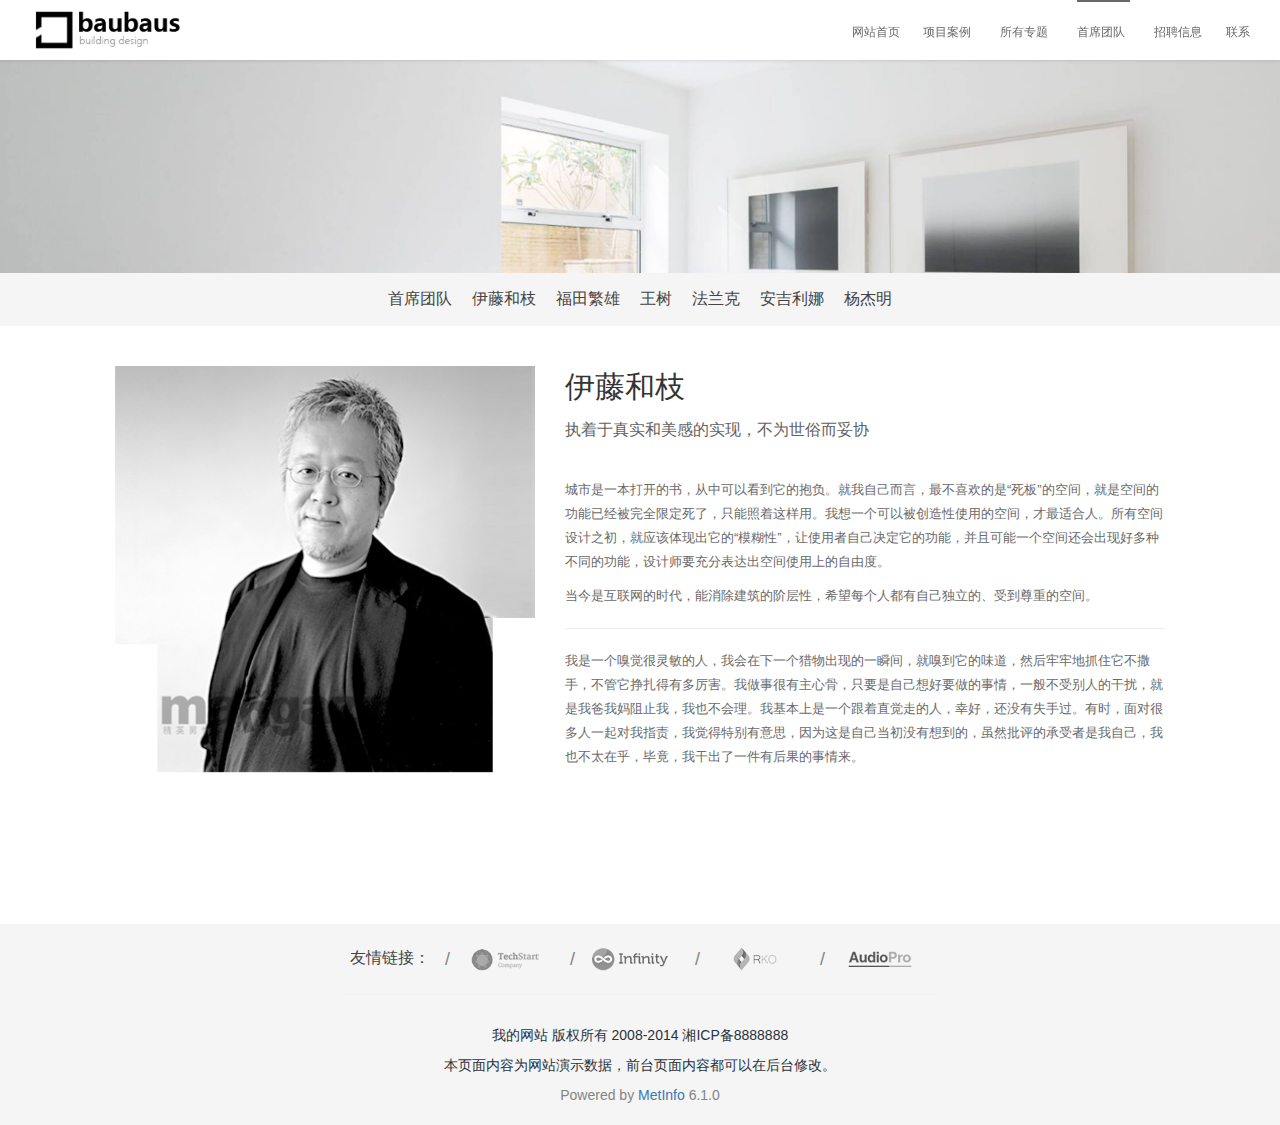
<file: team-details.html>
<!DOCTYPE html>
<html lang="en">
<head>
	<meta charset="UTF-8">
	<title>首席团队详情页</title>
	<link rel="stylesheet" href="https://at.alicdn.com/t/font_807385_eikpm6e0omv.css">
	<link rel="stylesheet" href="css/bootstrap.css">
	<link rel="stylesheet" href="css/base.css">
	<link rel="stylesheet" href="css/team-details.css">
</head>
<body>
	<!-- 头部开始 -->
	<header>
		<div class="container">
			<div class="left">
				<img src="img/header.png" alt="">
			</div>
			<div class="right">
				<button type="button" class="right-small"><i class="iconfont icon-sanheng" onclick="">
					<div class="box1">
						<a href="index.html" class="right-sm">网站首页</a>
						<a href="case.html" class="right-sm">项目案例<i class="iconfont icon-arrow"></i></a>
						<a href="project.html" class="right-sm">所有专题<i class="iconfont icon-arrow"></i></a>
						<a href="team.html" class="right-sm choose">首席团队<i class="iconfont icon-arrow"></i></a>
						<a href="hire.html" class="right-sm">招聘信息</a>
						<a href="contact.html" class="right-sm">联系</a>
					</div></i></button>
				
					<div class="box2">
						<a href="index.html" class="right-big">网站首页</a>
						<div class="more">
							<a href="case.html" class="right-big">项目案例<i class="iconfont icon-arrow"></i></a>
							<div class="dropdown">
								<a href="case.html">全部</a>
								<a href="case-details.html">住宅设计</a>
								<a href="case-details.html">景观酒店</a>
								<a href="case-details.html">办公建筑</a>
							</div>
						</div>
						<div class="more">
							<a href="project.html" class="right-big">所有专题<i class="iconfont icon-arrow"></i></a>
							<div class="dropdown pro-dropdown">
								<a href="project.html">全部</a>
								<a href="project-details.html">每周精华</a>
								<a href="project-details.html">创意人记录</a>
								<a href="project-details.html">在海外</a>
								<a href="project-details.html">日常深度+</a>
								<a href="project-details.html">访谈专题</a>
								<a href="project-details.html">其他专题</a>
							</div>
						</div>
						<div class="more">
							<a href="team.html" class="right-big choose">首席团队<i class="iconfont icon-arrow"></i></a>
							<div class="dropdown pro-dropdown">
								<a href="team.html">全部</a>
								<a href="team-details.html">伊藤和枝</a>
								<a href="team-details.html">福田繁雄</a>
								<a href="team-details.html">王树</a>
								<a href="team-details.html">法兰克</a>
								<a href="team-details.html">安吉利娜</a>
								<a href="team-details.html">杨杰明</a>
							</div>
						</div>
						
						<a href="hire.html" class="right-big">招聘信息</a>
						<a href="contact.html" class="right-big">联系</a>
					</div>
			</div>
		</div>
	</header>
	<!-- 头部结束 -->

	<!-- 广告图开始 -->
	<div class="adv">
		<img src="img/casepage-1.jpg" alt="">
	</div>
	<!-- 广告图结束 -->

	<!-- 导航开始 -->
	<nav>
		<ul>
			<li><a href="team.html">首席团队</a></li>
			<li><a href="team-details.html">伊藤和枝</a></li>
			<li><a href="team-details.html">福田繁雄</a></li>
			<li><a href="team-details.html">王树</a></li>
			<li><a href="team-details.html">法兰克</a></li>
			<li><a href="team-details.html">安吉利娜</a></li>
			<li><a href="team-details.html">杨杰明</a></li>
		</ul>
	</nav>
	<!-- 导航结束 -->

	<!-- 主要内容开始 -->
	<main>
		<div class="container">
			<div class="pic  col-xs-12 col-sm-5">
				<img src="img/team-1.png" alt="">
			</div>
			<div class="desc  col-xs-12 col-sm-7">
				<div class="top">
					<p class="name">伊藤和枝</p>
					<p class="keywords">执着于真实和美感的实现，不为世俗而妥协</p>
				</div>
				<div class="bottom">
					<p class="first">城市是一本打开的书，从中可以看到它的抱负。就我自己而言，最不喜欢的是“死板”的空间，就是空间的功能已经被完全限定死了，只能照着这样用。我想一个可以被创造性使用的空间，才最适合人。所有空间设计之初，就应该体现出它的“模糊性”，让使用者自己决定它的功能，并且可能一个空间还会出现好多种不同的功能，设计师要充分表达出空间使用上的自由度。</p>
					<p class="second">当今是互联网的时代，能消除建筑的阶层性，希望每个人都有自己独立的、受到尊重的空间。</p>
				</div>
				<hr>
				<div class="readme">我是一个嗅觉很灵敏的人，我会在下一个猎物出现的一瞬间，就嗅到它的味道，然后牢牢地抓住它不撒手，不管它挣扎得有多厉害。我做事很有主心骨，只要是自己想好要做的事情，一般不受别人的干扰，就是我爸我妈阻止我，我也不会理。我基本上是一个跟着直觉走的人，幸好，还没有失手过。有时，面对很多人一起对我指责，我觉得特别有意思，因为这是自己当初没有想到的，虽然批评的承受者是我自己，我也不太在乎，毕竟，我干出了一件有后果的事情来。</div>
			</div>
		</div>

	</main>
	<!-- 主要内容结束 -->





	<!-- 底部开始 -->
	<footer>
		<div class="container">
			<div class="link">
				<ul>
					<li>友情链接：</li>
					<li>
						<span>/</span>
						<a href=""><img src="img/link-1.png" alt=""></a>
					</li>
					<li>
						<span>/</span>
						<a href=""><img src="img/link-2.png" alt=""></a>
					</li>
					<li>
						<span>/</span>
						<a href=""><img src="img/link-3.png" alt=""></a>
					</li>
					<li>
						<span>/</span>
						<a href=""><img src="img/link-4.png" alt=""></a>
					</li>
				</ul>
			</div>
			<div class="copyright">
				<p>我的网站 版权所有 2008-2014 湘ICP备8888888</p>
				<p>本页面内容为网站演示数据，前台页面内容都可以在后台修改。</p>
				<div class="powered">Powered by  <a href="">MetInfo</a>  6.1.0</div>
			</div>
		</div>
	</footer>
	<!-- 底部结束 -->
</body>
</html>
</file>
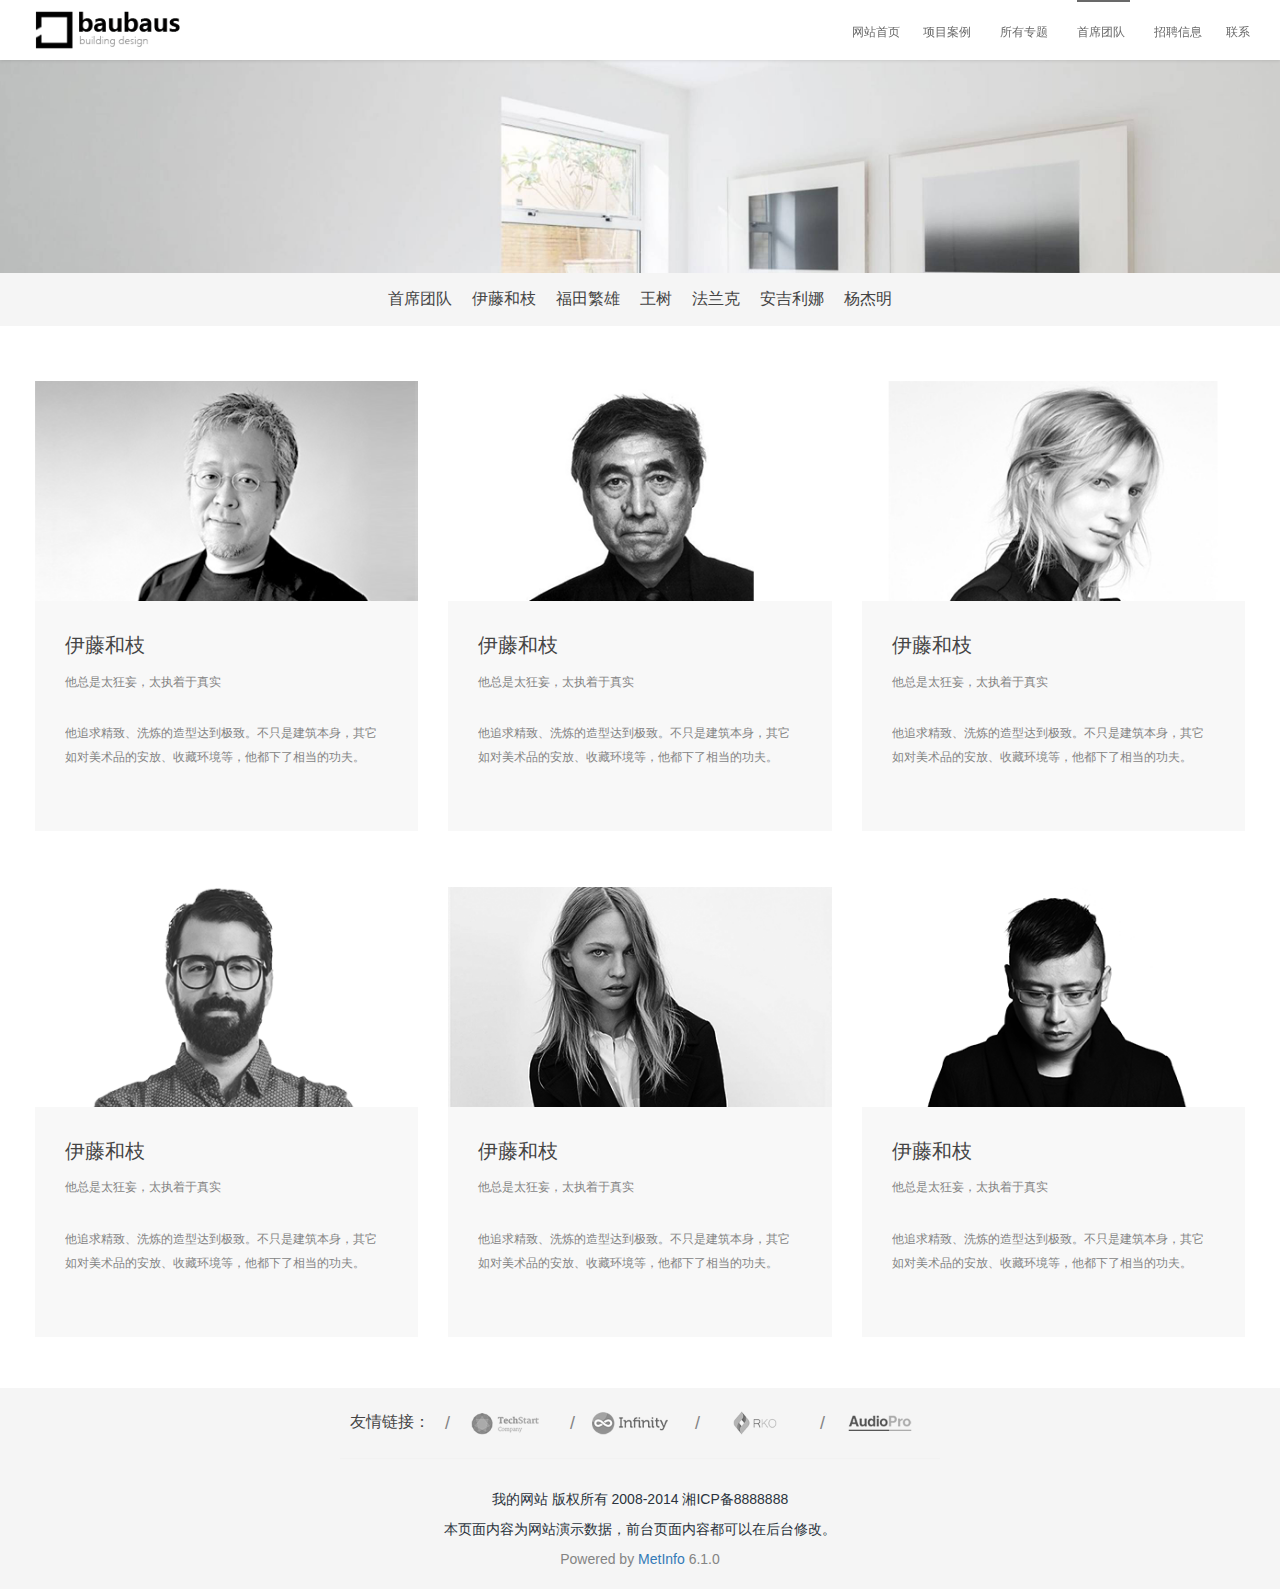
<file: team.html>
<!DOCTYPE html>
<html lang="en">
<head>
	<meta charset="UTF-8">
	<title>首席团队</title>
	<link rel="stylesheet" href="https://at.alicdn.com/t/font_807385_eikpm6e0omv.css">
	<link rel="stylesheet" href="css/bootstrap.css">
	<link rel="stylesheet" href="css/base.css">
	<link rel="stylesheet" href="css/team.css">
</head>
<body>
	<!-- 头部开始 -->
	<header>
		<div class="container">
			<div class="left">
				<img src="img/header.png" alt="">
			</div>
			<div class="right">
				<button type="button" class="right-small"><i class="iconfont icon-sanheng" onclick="">
					<div class="box1">
						<a href="index.html" class="right-sm">网站首页</a>
						<a href="case.html" class="right-sm">项目案例<i class="iconfont icon-arrow"></i></a>
						<a href="project.html" class="right-sm">所有专题<i class="iconfont icon-arrow"></i></a>
						<a href="team.html" class="right-sm choose">首席团队<i class="iconfont icon-arrow"></i></a>
						<a href="hire.html" class="right-sm">招聘信息</a>
						<a href="contact.html" class="right-sm">联系</a>
					</div></i></button>
				
					<div class="box2">
						<a href="index.html" class="right-big">网站首页</a>
						<div class="more">
							<a href="case.html" class="right-big">项目案例<i class="iconfont icon-arrow"></i></a>
							<div class="dropdown">
								<a href="case.html">全部</a>
								<a href="case-details.html">住宅设计</a>
								<a href="case-details.html">景观酒店</a>
								<a href="case-details.html">办公建筑</a>
							</div>
						</div>
						<div class="more">
							<a href="project.html" class="right-big">所有专题<i class="iconfont icon-arrow"></i></a>
							<div class="dropdown pro-dropdown">
								<a href="project.html">全部</a>
								<a href="project-details.html">每周精华</a>
								<a href="project-details.html">创意人记录</a>
								<a href="project-details.html">在海外</a>
								<a href="project-details.html">日常深度+</a>
								<a href="project-details.html">访谈专题</a>
								<a href="project-details.html">其他专题</a>
							</div>
						</div>
						<div class="more">
							<a href="team.html" class="right-big choose">首席团队<i class="iconfont icon-arrow"></i></a>
							<div class="dropdown pro-dropdown">
								<a href="team.html">全部</a>
								<a href="team-details.html">伊藤和枝</a>
								<a href="team-details.html">福田繁雄</a>
								<a href="team-details.html">王树</a>
								<a href="team-details.html">法兰克</a>
								<a href="team-details.html">安吉利娜</a>
								<a href="team-details.html">杨杰明</a>
							</div>
						</div>
						
						<a href="hire.html" class="right-big">招聘信息</a>
						<a href="contact.html" class="right-big">联系</a>
					</div>
			</div>
		</div>
	</header>
	<!-- 头部结束 -->

	<!-- 广告图开始 -->
	<div class="adv">
		<img src="img/casepage-1.jpg" alt="">
	</div>
	<!-- 广告图结束 -->

	<!-- 导航开始 -->
	<nav>
		<ul>
			<li><a href="team.html">首席团队</a></li>
			<li><a href="team-details.html">伊藤和枝</a></li>
			<li><a href="team-details.html">福田繁雄</a></li>
			<li><a href="team-details.html">王树</a></li>
			<li><a href="team-details.html">法兰克</a></li>
			<li><a href="team-details.html">安吉利娜</a></li>
			<li><a href="team-details.html">杨杰明</a></li>
		</ul>
	</nav>
	<!-- 导航结束 -->

	<!-- 主要内容开始 -->
	<main>
		<div class="container">
			<ul class="row">
				<!-- 第一个 -->
				<li class="col-xs-12 col-sm-6 col-md-4">
					<a href="team-details.html">
						<div class="picture">
							<img src="img/team-1.png" alt="">
						</div>
						<div class="add">+</div>
					</a>
					<div class="text">
						<p class="name">伊藤和枝</p>
						<p class="keyword">他总是太狂妄，太执着于真实</p>
						<p class="desc">他追求精致、洗炼的造型达到极致。不只是建筑本身，其它如对美术品的安放、收藏环境等，他都下了相当的功夫。</p>
					</div>
				</li>
				<!-- 第二个 -->
				<li class="col-xs-12 col-sm-6 col-md-4">
					<a href="team-details.html">
						<div class="picture">
							<img src="img/team-2.png" alt="">
						</div>
						<div class="add">+</div>
					</a>
					<div class="text">
						<p class="name">伊藤和枝</p>
						<p class="keyword">他总是太狂妄，太执着于真实</p>
						<p class="desc">他追求精致、洗炼的造型达到极致。不只是建筑本身，其它如对美术品的安放、收藏环境等，他都下了相当的功夫。</p>
					</div>
				</li>
				<!-- 第三个 -->
				<li class="col-xs-12 col-sm-6 col-md-4">
					<a href="team-details.html">
						<div class="picture">
							<img src="img/team-3.png" alt="">
						</div>
						<div class="add">+</div>
					</a>
					<div class="text">
						<p class="name">伊藤和枝</p>
						<p class="keyword">他总是太狂妄，太执着于真实</p>
						<p class="desc">他追求精致、洗炼的造型达到极致。不只是建筑本身，其它如对美术品的安放、收藏环境等，他都下了相当的功夫。</p>
					</div>
				</li>
				<!-- 第四个 -->
				<li class="col-xs-12 col-sm-6 col-md-4">
					<a href="team-details.html">
						<div class="picture">
							<img src="img/team-4.png" alt="">
						</div>
						<div class="add">+</div>
					</a>
					<div class="text">
						<p class="name">伊藤和枝</p>
						<p class="keyword">他总是太狂妄，太执着于真实</p>
						<p class="desc">他追求精致、洗炼的造型达到极致。不只是建筑本身，其它如对美术品的安放、收藏环境等，他都下了相当的功夫。</p>
					</div>
				</li>
				<!-- 第五个 -->
				<li class="col-xs-12 col-sm-6 col-md-4">
					<a href="team-details.html">
						<div class="picture">
							<img src="img/team-5.png" alt="">
						</div>
						<div class="add">+</div>
					</a>
					<div class="text">
						<p class="name">伊藤和枝</p>
						<p class="keyword">他总是太狂妄，太执着于真实</p>
						<p class="desc">他追求精致、洗炼的造型达到极致。不只是建筑本身，其它如对美术品的安放、收藏环境等，他都下了相当的功夫。</p>
					</div>
				</li>
				<!-- 第六个 -->
				<li class="col-xs-12 col-sm-6 col-md-4">
					<a href="team-details.html">
						<div class="picture">
							<img src="img/team-6.png" alt="">
						</div>
						<div class="add">+</div>
					</a>
					<div class="text">
						<p class="name">伊藤和枝</p>
						<p class="keyword">他总是太狂妄，太执着于真实</p>
						<p class="desc">他追求精致、洗炼的造型达到极致。不只是建筑本身，其它如对美术品的安放、收藏环境等，他都下了相当的功夫。</p>
					</div>
				</li>
			</ul>
		</div>
	</main>
	<!-- 主要内容结束 -->





	<!-- 底部开始 -->
	<footer>
		<div class="container">
			<div class="link">
				<ul>
					<li>友情链接：</li>
					<li>
						<span>/</span>
						<a href=""><img src="img/link-1.png" alt=""></a>
					</li>
					<li>
						<span>/</span>
						<a href=""><img src="img/link-2.png" alt=""></a>
					</li>
					<li>
						<span>/</span>
						<a href=""><img src="img/link-3.png" alt=""></a>
					</li>
					<li>
						<span>/</span>
						<a href=""><img src="img/link-4.png" alt=""></a>
					</li>
				</ul>
			</div>
			<div class="copyright">
				<p>我的网站 版权所有 2008-2014 湘ICP备8888888</p>
				<p>本页面内容为网站演示数据，前台页面内容都可以在后台修改。</p>
				<div class="powered">Powered by  <a href="">MetInfo</a>  6.1.0</div>
			</div>
		</div>
	</footer>
	<!-- 底部结束 -->
</body>
</html>
</file>
<file: css/base.css>
/*
* @Author: Administrator
* @Date:   2018-08-13 09:05:16
* @Last Modified by:   Administrator
* @Last Modified time: 2018-08-13 09:06:02
*/
*{
	margin: 0;
	padding: 0;
	box-sizing: border-box;
	list-style: none;
}
a{
	text-decoration: none;
}
i{
	font-style: normal;
}
</file>
<file: css/index.css>
/*
* @Author: Administrator
* @Date:   2018-08-23 09:40:59
* @Last Modified by:   Administrator
* @Last Modified time: 2018-09-10 14:38:34
*/
body{
	color: #2a333c;
}
/* 头部开始 */
header{
	width: 100%;
	height:60px; 
	background: #fff;
	position: fixed;
	top: 0;
	left: 0;
	z-index: 999;
	box-shadow: 0px 1px 3px rgba(0, 0, 0, 0.1);
}
.container{
	margin: 0 auto;
	width: 100%;
}
header .container{
	display: flex;
	justify-content: space-between;
	padding: 0 30px;
}
header .left{
	width: 30%;
	height: 60px;
	display: flex;
	align-items: center;
	z-index: 10;
}
header .left img{
	display: block;
	width: 150px;
	height: 50px;
}
header .right{
	width: 70%;
	display: flex;
	justify-content: flex-end;
	/* position: relative; */
}
header .right a{
	display: block;
	height: 60px;
	color: #696969;
	font-size: 12px;
	line-height: 60px;
	margin-left: 20px;
	text-decoration: none;
	border-top: 2px solid rgba(0, 0, 0, 0);
	line-height: 60px;
	text-align: center;
}

header .right a:hover{
	border-top: 2px solid #696969;
}
/* header .right .active{
	border-top: 2px solid #696969;
} */
header .right a.choose{
	border-top: 2px solid #696969;
}
header .right a.right-big{
	display: none;
}
header .right .box1{
	padding-top: 15px;
	background: #fff;
	width: 100%;
	height: 0;
	position: absolute;
	top: 37px;
	right: 0;
	overflow: hidden;
	/* z-index: 10; */
}
header .right .box1 a{
	display: block;
	text-align: left;
	padding-left: 10px;
}
header .right button:focus .box1{
	/* height: 360px; */
	transition: all .5s;
}
header .right a i.icon-arrow{
	margin-left: 5px;
	transition: all .3s ease-out;
	line-height: 58px;

}
header .right button{
	display: block;
	background: #fff;
	border: none;
	outline: none;
}
header .right button i.icon-sanheng{
	color: #696969;
	font-size: 18px;
}

header:after{
	content: "";
	display: block;
	clear: both;
}
header .right .box2 .more{
	display: inline-block;
	position: relative;
	
}
header .right .box2 .dropdown{
	box-shadow: 0px 1px 3px rgba(0, 0, 0, 0.1);
	background: #f5f5f5;
	min-width: 160px;
	position: absolute;
	top: 48px;
	right: 0;
	left: auto;
	right: 0;
	height: 0;
	overflow: hidden;
}
header .right .box2 .dropdown a{
	display: block;
	clear: both;
	width: 100%;
	height: 40px;
	line-height: 30px;
	text-align: left;
	margin-left: 0;
	padding: 5px 30px;
	border: none;
	color: #696969;
	font-size: ;

}
header .right .box2 .dropdown a:hover{
	color: #848484;
	background: #f2f2f2;
}


/* header .right .box1 .dropdown{
	box-shadow: 0px 1px 3px rgba(0, 0, 0, 0.1);
	background: #f5f5f5;
	min-width: 160px;
	position: absolute;
	top: 48px;
	right: 0;
	left: auto;
	right: 0;
	height: 0;
	overflow: hidden;
}
header .right .box1 .dropdown a{
	display: block;
	clear: both;
	width: 100%;
	height: 40px;
	line-height: 30px;
	text-align: left;
	margin-left: 0;
	padding: 5px 30px;
	border: none;
	color: #696969;
	font-size: ;

}
header .right .box2 .dropdown a:hover{
	color: #848484;
	background: #f2f2f2;
} */


header .right .box2 .more:hover .dropdown{
	height: 160px;
	transition: all .5s;
}
header .right .box2 .more:hover .pro-dropdown{
	height: 280px;
	transition: all .5s;
}
/* 头部结束 */


/* 轮播图开始 */
.banner{
	width: 100%;
	/* height: 319px; */
	height: auto;
	margin-top: 60px;
	position: relative;
}
/* .banner .pic{
	width: 100%;
	height: auto;
	position: absolute;
	top: 0;
	left: 0;
	opacity: 0;
} */
.banner img{
	display: block;
	width: 100%;
	height: 100%;

}
/* .banner .pic1{
	display: none;
} */
.banner .arrow-right,.arrow-left{
	display: none;
}
.banner .arrow-left{
	background: #464646;
	opacity: .58;
	/* margin-left: 20px; */
	width: 40px;
	height: 40px;
	background-image: url('../img/jiantou.png');
	background-position: 0 0;
	position: absolute;
	top: 0;
	bottom: 0;
	margin: auto 20px;
	
}
.banner .arrow-right{
	background: #464646;
	opacity: .58;
	width: 40px;
	height: 40px;
	background-image: url('../img/jiantou.png');
	background-position: -38px 0;
	position: absolute;
	top: 0;
	bottom: 0;
	margin: auto 20px;
	right: 20px;
}

/* 轮播图结束 */

/* 项目案例开始 */
.case{
	width: 100%;
	/* background: red; */
	padding: 30px 15px;
}
.case h2{
	display: block;
	font-size: 30px;
	font-weight: 300;
	color: #444444;
	line-height: 22px;
	text-align: center;
}
.case .title{
	font-size: 14px;
	color: #848484;
	line-height: 22px;
	text-align: center;
	margin-bottom: 10px;
}
.case .desc{
	font-size: 14px;
	color: #848484;
	line-height: 22px;
	text-align: center;
	margin-bottom: 10px;
}
.case .list ul{
	margin: 30px auto;
	display: flex;
	justify-content: center;
}
.case .list ul li a{
	display: block;
	width: 110px;
	height: 32px;
	border: 1px solid #e0e0e0;
	margin-right: 5px;
	line-height: 32px;
	text-align: center;
	text-decoration: none;
	color: #848484;
	font-size: 12px;
}
.case .list ul li a:hover{
	background: #464646;
	color: #fff;
}
/* .case .row{
	width: 2638px;
} */
.case .row .info{
	padding-left: 0;
	padding-right: 0;
	/* background: red; */
	margin-bottom: 30px;
	float: none;
	padding: 20px;
	overflow: hidden;
	float: left;

}
.case .row .info .card{
	width: 100%;
	position: relative;

	/* height: 100%; */
}
.case .row .info .picture{
	position: relative;
    display: inline-block;
    width: 100%;
    max-width: 100%;
    margin: 0;
    overflow: hidden;
    vertical-align: middle;
}
.case .row .info img{
	display: block;
	width: 100%;
	/* height: 100%; */
}
.case .row .info .card .picture a.search{
	position: absolute;
    top: 0;
    right: 0;
    bottom: 0;
    left: 0;
    padding: 20px;
    color: #fff;
    text-decoration: none;
	font-weight: 500;
	opacity: 0;
}
.case .row .info .card .picture a.search i{
	color: #fff;
    width: 22px;
    height: 22px;
    font-size: 22px;
    position: absolute;
    top: 50%;
    left: 50%;
    transform: translate(-50%, -50%);
}
.case .row .info .card .picture a.search:hover{
	background: rgba(0, 0, 0, 0.5);
	opacity: 1;
	transition:all .5s;
}
.case .row .info h4 .text{
	display: block;
	font-size: 16px;
	font-weight: 400;
	color: #444444;
	border-bottom: 1px solid #e0e0e0;
	padding: 12px 20px 30px 0;
	text-align: left;
	text-decoration: none;
	/* margin-left: -20px; */
}
.case .row .info:hover .text{
	border-color: #848484;
}
.case .row .info2{
	display: none;
}
.case .row .info3{
	display: none;
}

.case .scrollbar{
	display: flex;
	justify-content: center;
	color: #848484;
	font-size: 19px;
	font-weight: 400;
}
.case .scrollbar .left{
	padding: 2px 20px;
	border: 1px solid #e0e0e0;
	cursor: pointer;
}
.case .scrollbar .left:hover{
	background: #464646;
	color: #fff;
	transition: all .5s;
}
.case .scrollbar .center{
	padding: 6px 50px;
	border: 1px solid #e0e0e0;
	font-size: 14px;
	line-height: 22px;
	text-align: center;
	text-decoration: none;
	color: #848484;
	margin: 0 15px;
}
.case .scrollbar .center:hover{
	background: #464646;
	color: #fff;
	transition: all .5s;
}
.case .scrollbar .right{
	padding: 2px 20px;
	border: 1px solid #e0e0e0;
	cursor: pointer;
}
.case .scrollbar .right:hover{
	background: #464646;
	color: #fff;
	transition: all .5s;
}
/* 项目案例结束 */

/* 关于我们开始 */
.about{
	background: #F5F5F5;
	padding-top: 30px;
	padding-bottom: 30px;
}
.about img{
	width: 100%;
	padding-bottom: 20px;
}
.about .head{
	text-align: center;
	font-weight:300;
}
.about .head p{
	color: #848484;
}
.about .text{
	margin-top: 30px;
}
.about .text p span{
	font-size: 13px; 
	color: rgb(89, 89, 89);
}
.about .text a{
	display: inline-block;
	border: 1px solid;
	margin-top: 40px;
	padding: 6px 50px;
	color: #848484;
	line-height: 22px;
	font-size: 14px;
	text-decoration: none;
}
.about .text a:hover{
	background: #464646;
	color: #fff;
	transition: all .5s;
}
/* 关于我们结束 */

/* 资讯中心开始 */
.news{
	padding-bottom: 30px;
	padding-top: 30px;
	text-align: center;
}
.news .head{
	text-align: center;
	font-weight:300;
}
.news .head p{
	color: #848484;
}
.news ul{
	padding-left: 20px;
	padding-right: 20px;
	margin-top: 30px;
}
.news ul li{
	padding: 0 20px;
	margin-bottom: 26px;
	display: flex;
	justify-content: flex-start;
	/* overflow: hidden; */
}
.news ul li .left{
	padding-right: 20px;
}
.news ul li img{
	display: block;
	width: 100px;
    height: 75px;
}
.news ul li .text{
	max-width: 100%;
}
.news ul li .text h4{
	display: block;
	margin-bottom: 10px;
	position: relative;
	/* width: 180px; */
	padding-right: 0;
	margin-top: 0;
	text-align: left;
	max-width: 100%;
}
.news ul li .text h4:after{
	position: absolute;
    content: "";
    width: 10px;
    height: 1px;
    background-color: #444444;
    bottom: 0;
}

.news ul li .text h4 span{
	display: block;
    height: 30px;
    color: #848484;
    font-size: 16px;
    font-weight: 300;
    line-height: 30px;
}
.news ul li .text h4 a{
	display: block;
	border-bottom: 1px solid #efefef;
    font-size: 16px;
    color: #444444;
    padding-bottom: 20px;
    text-decoration: none;
    overflow: hidden;
    text-overflow: ellipsis;
    white-space: nowrap;
    max-width: 100%;
    
}
.news ul li .text p{
	color: #848484;
    font-size: 13px;
    height: 38px;
    margin-bottom: 5px;
    overflow: hidden;
    text-overflow: ellipsis;
	text-align: left;
	max-width: 100%;
}
.news a.more{
	display: inline-block;
	border: 1px solid;
	padding: 6px 50px;
	color: #848484;
	line-height: 22px;
	font-size: 14px;
	text-decoration: none;
	margin: 0 auto;
}
.news a.more:hover{
	background: #464646;
	color: #fff;
	transition: all .5s;
}
/* 资讯中心结束 */

/* 底部开始 */
footer{
	width: 100%;
	background: #F5F5F5;
}
footer .link{
	width: 600px;
	margin: 0 auto;
}
footer .link ul{
	display: flex;
	justify-content: center;
	align-items: center;
	padding: 15px 0;
	border-bottom: 1px solid #f2f2f2;
}
footer .link ul li{
	padding: 0 5px;
	display: flex;
	align-items: center;
}
footer .link ul li:nth-child(1){
	font-size: 16px;
	color: #444444;
}
footer .link ul li span{
	display: block;
	padding: 0 5px;
	font-size: 18px;
	line-height: 22px;
	color: #848484;
}
footer .link ul li img{
	display: inline;
	cursor: pointer;
	width: 100px;
	height: 40px;
}

footer .copyright{
	padding: 20px 0;
	text-align: center;
}
footer .copyright .powered{
	color: #848484;
}
/* 底部结束 */

/* 返回顶部按钮开始 */
button.back{
	width: 36px;
	height: 36px;
	line-height: 46px;
	text-align: center;
	font-size: 14px;
	color: #fff;
	border:none;
    background-color: #f5f5f5;
    outline: none;
	position: fixed;
    right: 10px;
    bottom: 10px;
    z-index: 10;
}
button.back:hover{
	background-color: #464646;
	color: #000;
}
/* 返回顶部按钮结束 */










/* 大于768px */
@media screen and (min-width: 768px){
	/* 头部开始 */
	header .right a.right-big{
		display: inline-block;
	} 
	header .right button.right-small{
		display: none;
	}
	/* 头部结束 */
	/* 轮播图开始 */
	.banner:hover .arrow-left{
		display: block;
	}
	.banner:hover .arrow-right{
		display: block;
	}
	.banner .arrow-left:hover{
		opacity: .94;
	}
	.banner .arrow-right:hover{
		opacity: .94;
	}
	/* 轮播图结束 */

	/* 项目案例开始 */
	.case .row .info2{
		display: block;
	}
	/* 项目案例结束 */

	/* 关于我们开始 */
	.about .head{
		text-align: left;
	}
	/* 关于我们结束 */
	.news ul li .text{
		max-width: 70%;
	}
	
}
/* 大于992px */
@media screen and (min-width: 992px){
	/* 资讯中心开始 */
	.news ul li .left img{
		width: 160px;
		height: 100px;
	}
	/* 资讯中心结束 */
	
}
/* 大于1200px */
@media screen and (min-width: 1200px){
	/* 项目案例结束 */
	.case .row .info3{
		display: block;
	}
	/* 项目案例结束 */


}
</file>
<file: css/case-details.css>
body{
	color: #2a333c;
}
/* 头部开始 */
header{
	width: 100%;
	height:60px; 
	background: #fff;
	position: fixed;
	top: 0;
	left: 0;
	z-index: 999;
	box-shadow: 0px 1px 3px rgba(0, 0, 0, 0.1);
}
.container{
	margin: 0 auto;
	width: 100%;
}
header .container{
	display: flex;
	justify-content: space-between;
	padding: 0 30px;
}
header .left{
	width: 30%;
	height: 60px;
	display: flex;
	align-items: center;
	z-index: 10;
}
header .left img{
	display: block;
	width: 150px;
	height: 50px;
}
header .right{
	width: 70%;
	display: flex;
	justify-content: flex-end;
	/* position: relative; */
}
header .right a{
	display: block;
	height: 60px;
	color: #696969;
	font-size: 12px;
	line-height: 60px;
	margin-left: 20px;
	text-decoration: none;
	border-top: 2px solid rgba(0, 0, 0, 0);
	line-height: 60px;
	text-align: center;
}

header .right a:hover{
	border-top: 2px solid #696969;
}
header .right a.choose{
	border-top: 2px solid #696969;
}
header .right a.right-big{
	display: none;
}
header .right .box1{
	padding-top: 15px;
	background: #fff;
	width: 100%;
	height: 0;
	position: absolute;
	top: 37px;
	right: 0;
	overflow: hidden;
	/* z-index: 10; */
}
header .right button i:hover .box1{
	height: 360px;
	transition: all .5s;
}
header .right a i.icon-arrow{
	margin-left: 5px;
	transition: all .3s ease-out;
	line-height: 58px;

}
header .right button{
	display: block;
	background: #fff;
	border: none;
	outline: none;
}
header .right button i.icon-sanheng{
	color: #696969;
	font-size: 18px;
}

header:after{
	content: "";
	display: block;
	clear: both;
}
header .right .box2 .more{
	display: inline-block;
	position: relative;
	
}
header .right .box2 .dropdown{
	box-shadow: 0px 1px 3px rgba(0, 0, 0, 0.1);
	background: #f5f5f5;
	min-width: 160px;
	position: absolute;
	top: 48px;
	right: 0;
	left: auto;
	right: 0;
	height: 0;
	overflow: hidden;
}
header .right .box2 .dropdown a{
	display: block;
	clear: both;
	width: 100%;
	height: 40px;
	line-height: 30px;
	text-align: left;
	margin-left: 0;
	padding: 5px 30px;
	border: none;
	color: #696969;
	font-size: ;

}
header .right .box2 .dropdown a:hover{
	color: #848484;
	background: #f2f2f2;
}
header .right .box2 .more:hover .dropdown{
	height: 160px;
	transition: all .5s;
}
header .right .box2 .more:hover .pro-dropdown{
	height: 280px;
	transition: all .5s;
}
/* 头部结束 */


/* 广告图开始 */
.adv{
	margin-top: 60px;
	width: 100%;
}
.adv img{
	width: 100%;
	display: block;
}
/* 广告图结束 */

/* 导航、搜索开始 */
nav{
	width: 100%;
	background: #f5f5f5;
	padding-bottom: 10px;
}
nav .top ul{
	display: flex;
	justify-content: center;
	padding: 10px 0;
}
nav .top ul li a{
	display: block;
    padding: 5px 10px;
    font-size: 16px;
    color: #464646;
    text-decoration: none;
}
nav .search{
	margin: 0 151px 10px;
	position: relative;
}
nav .search input{
	width: 100%;
	display: block;
	border: 1px solid #e4eaec;
	border-radius: 200px;
	padding: 6px 50px 6px 13px;
	outline: none;
}
nav .search input::-webkit-input-placeholder{
	color: #A3AFB7;
}
nav .search input:focus{
	border-color: #707272;
}
nav .search button{
	position: absolute;
	top: 0;
	right: 0;
	height: 100%;
    padding: 0 10px;
    border: none;
    border-radius: 0 200px 200px 0;
    background: rgba(255,255,255,0);
    outline: none;

}
nav .search button i{
	font-size: 14px;
	font-weight: 600;
}
/* 导航、搜索结束 */

/* 主要内容开始 */
main{
	width: 100%;
	margin-top: 30px;
	padding-left: 10px;
	padding-right: 10px;
	padding-bottom: 30px;
}
main .row li.info .card{
	width: 100%;
	position: relative;
	/* padding-left: 20px; */

	/* height: 100%; */
}
main .row li.info .picture{
	position: relative;
    display: inline-block;
    width: 100%;
    max-width: 100%;
    margin: 0;
    overflow: hidden;
    vertical-align: middle;
}
main .row li.info img{
	display: block;
	width: 100%;
	/* height: 100%; */
}
main .row li.info .card .picture a.search{
	position: absolute;
    top: 0;
    right: 0;
    bottom: 0;
    left: 0;
    padding: 20px;
    color: #fff;
    text-decoration: none;
	font-weight: 500;
	opacity: 0;
}
main .row li.info .card .picture a.search i{
	color: #fff;
    width: 22px;
    height: 22px;
    font-size: 22px;
    position: absolute;
    top: 50%;
    left: 50%;
    transform: translate(-50%, -50%);
}
main .row li.info .card .picture a.search:hover{
	background: rgba(0, 0, 0, 0.5);
	opacity: 1;
	transition:all .5s;
}
main .row li.info h4 .text{
	display: block;
	font-size: 16px;
	font-weight: 400;
	color: #444444;
	border-bottom: 1px solid #e0e0e0;
	padding: 12px 20px 30px 0;
	text-align: left;
	text-decoration: none;
	/* margin-left: -20px; */
}
main .row li.info:hover .text{
	border-color: #848484;
}

/* 翻页 */
main .turn{
	margin: 0 auto;
	display: flex;
	justify-content: center;
	margin-top: 30px;
}
main .turn .page{
	padding: 9px 15px;
	color: #ccd5db;
	border: 1px solid #e4eaec;
}
main .turn a.center{
	background: #464646;
	border-color: #464646;
	text-decoration: none;
}
/* 主要内容结束 */








/* 底部开始 */
footer{
	width: 100%;
	background: #F5F5F5;
}
footer .link{
	width: 600px;
	margin: 0 auto;
}
footer .link ul{
	display: flex;
	justify-content: center;
	align-items: center;
	padding: 15px 0;
	border-bottom: 1px solid #f2f2f2;
}
footer .link ul li{
	padding: 0 5px;
	display: flex;
	align-items: center;
}
footer .link ul li:nth-child(1){
	font-size: 16px;
	color: #444444;
}
footer .link ul li span{
	display: block;
	padding: 0 5px;
	font-size: 18px;
	line-height: 22px;
	color: #848484;
}
footer .link ul li img{
	display: inline;
	cursor: pointer;
	width: 100px;
	height: 40px;
}

footer .copyright{
	padding: 20px 0;
	text-align: center;
}
footer .copyright .powered{
	color: #848484;
}
/* 底部结束 */







/* 大于768px */
@media screen and (min-width: 768px){
	/* 头部开始 */
	header .right a.right-big{
		display: inline-block;
	} 
	header .right button.right-small{
		display: none;
	}
	/* 头部结束 */
}
/* 大于992px */
@media screen and (min-width: 992px){
	
}
/* 大于1200px */
@media screen and (min-width: 1200px){
	
}
</file>
<file: css/case.css>
body{
	color: #2a333c;
}
/* 头部开始 */
header{
	width: 100%;
	height:60px; 
	background: #fff;
	position: fixed;
	top: 0;
	left: 0;
	z-index: 999;
	box-shadow: 0px 1px 3px rgba(0, 0, 0, 0.1);
}
.container{
	margin: 0 auto;
	width: 100%;
}
header .container{
	display: flex;
	justify-content: space-between;
	padding: 0 30px;
}
header .left{
	width: 30%;
	height: 60px;
	display: flex;
	align-items: center;
	z-index: 10;
}
header .left img{
	display: block;
	width: 150px;
	height: 50px;
}
header .right{
	width: 70%;
	display: flex;
	justify-content: flex-end;
	/* position: relative; */
}
header .right a{
	display: block;
	height: 60px;
	color: #696969;
	font-size: 12px;
	line-height: 60px;
	margin-left: 20px;
	text-decoration: none;
	border-top: 2px solid rgba(0, 0, 0, 0);
	line-height: 60px;
	text-align: center;
}

header .right a:hover{
	border-top: 2px solid #696969;
}
header .right a.choose{
	border-top: 2px solid #696969;
}
header .right a.right-big{
	display: none;
}
header .right .box1{
	padding-top: 15px;
	background: #fff;
	width: 100%;
	height: 0;
	position: absolute;
	top: 37px;
	right: 0;
	overflow: hidden;
	/* z-index: 10; */
}
header .right button i:hover .box1{
	height: 360px;
	transition: all .5s;
}
header .right a i.icon-arrow{
	margin-left: 5px;
	transition: all .3s ease-out;
	line-height: 58px;

}
header .right button{
	display: block;
	background: #fff;
	border: none;
	outline: none;
}
header .right button i.icon-sanheng{
	color: #696969;
	font-size: 18px;
}

header:after{
	content: "";
	display: block;
	clear: both;
}
header .right .box2 .more{
	display: inline-block;
	position: relative;
	
}
header .right .box2 .dropdown{
	box-shadow: 0px 1px 3px rgba(0, 0, 0, 0.1);
	background: #f5f5f5;
	min-width: 160px;
	position: absolute;
	top: 48px;
	right: 0;
	left: auto;
	right: 0;
	height: 0;
	overflow: hidden;
}
header .right .box2 .dropdown a{
	display: block;
	clear: both;
	width: 100%;
	height: 40px;
	line-height: 30px;
	text-align: left;
	margin-left: 0;
	padding: 5px 30px;
	border: none;
	color: #696969;
	font-size: ;

}
header .right .box2 .dropdown a:hover{
	color: #848484;
	background: #f2f2f2;
}
header .right .box2 .more:hover .dropdown{
	height: 160px;
	transition: all .5s;
}
header .right .box2 .more:hover .pro-dropdown{
	height: 280px;
	transition: all .5s;
}
/* 头部结束 */


/* 广告图开始 */
.adv{
	margin-top: 60px;
	width: 100%;
}
.adv img{
	width: 100%;
	display: block;
}
/* 广告图结束 */

/* 导航、搜索开始 */
nav{
	width: 100%;
	background: #f5f5f5;
	padding-bottom: 10px;
}
nav .top ul{
	display: flex;
	justify-content: center;
	padding: 10px 0;
}
nav .top ul li a{
	display: block;
    padding: 5px 10px;
    font-size: 16px;
    color: #464646;
    text-decoration: none;
}
nav .search{
	margin: 0 151px 10px;
	position: relative;
}
nav .search input{
	width: 100%;
	display: block;
	border: 1px solid #e4eaec;
	border-radius: 200px;
	padding: 6px 50px 6px 13px;
	outline: none;
}
nav .search input::-webkit-input-placeholder{
	color: #A3AFB7;
}
nav .search input:focus{
	border-color: #707272;
}
nav .search button{
	position: absolute;
	top: 0;
	right: 0;
	height: 100%;
    padding: 0 10px;
    border: none;
    border-radius: 0 200px 200px 0;
    background: rgba(255,255,255,0);
    outline: none;

}
nav .search button i{
	font-size: 14px;
	font-weight: 600;
}
/* 导航、搜索结束 */

/* 主要内容开始 */
main{
	width: 100%;
	margin-top: 30px;
	padding-left: 10px;
	padding-right: 10px;
	padding-bottom: 30px;
}
main .row li.info .card{
	width: 100%;
	position: relative;
	/* padding-left: 20px; */

	/* height: 100%; */
}
main .row li.info .picture{
	position: relative;
    display: inline-block;
    width: 100%;
    max-width: 100%;
    margin: 0;
    overflow: hidden;
    vertical-align: middle;
}
main .row li.info img{
	display: block;
	width: 100%;
	/* height: 100%; */
}
main .row li.info .card .picture a.search{
	position: absolute;
    top: 0;
    right: 0;
    bottom: 0;
    left: 0;
    padding: 20px;
    color: #fff;
    text-decoration: none;
	font-weight: 500;
	opacity: 0;
}
main .row li.info .card .picture a.search i{
	color: #fff;
    width: 22px;
    height: 22px;
    font-size: 22px;
    position: absolute;
    top: 50%;
    left: 50%;
    transform: translate(-50%, -50%);
}
main .row li.info .card .picture a.search:hover{
	background: rgba(0, 0, 0, 0.5);
	opacity: 1;
	transition:all .5s;
}
main .row li.info h4 .text{
	display: block;
	font-size: 16px;
	font-weight: 400;
	color: #444444;
	border-bottom: 1px solid #e0e0e0;
	padding: 12px 20px 30px 0;
	text-align: left;
	text-decoration: none;
	/* margin-left: -20px; */
}
main .row li.info:hover .text{
	border-color: #848484;
}

/* 翻页 */
main .turn{
	margin: 0 auto;
	display: flex;
	justify-content: center;
	margin-top: 30px;
}
main .turn .page{
	padding: 9px 15px;
	color: #ccd5db;
	border: 1px solid #e4eaec;
}
main .turn a.center{
	background: #464646;
	border-color: #464646;
	text-decoration: none;
}
/* 主要内容结束 */








/* 底部开始 */
footer{
	width: 100%;
	background: #F5F5F5;
}
footer .link{
	width: 600px;
	margin: 0 auto;
}
footer .link ul{
	display: flex;
	justify-content: center;
	align-items: center;
	padding: 15px 0;
	border-bottom: 1px solid #f2f2f2;
}
footer .link ul li{
	padding: 0 5px;
	display: flex;
	align-items: center;
}
footer .link ul li:nth-child(1){
	font-size: 16px;
	color: #444444;
}
footer .link ul li span{
	display: block;
	padding: 0 5px;
	font-size: 18px;
	line-height: 22px;
	color: #848484;
}
footer .link ul li img{
	display: inline;
	cursor: pointer;
	width: 100px;
	height: 40px;
}

footer .copyright{
	padding: 20px 0;
	text-align: center;
}
footer .copyright .powered{
	color: #848484;
}
/* 底部结束 */







/* 大于768px */
@media screen and (min-width: 768px){
	/* 头部开始 */
	header .right a.right-big{
		display: inline-block;
	} 
	header .right button.right-small{
		display: none;
	}
	/* 头部结束 */
}
/* 大于992px */
@media screen and (min-width: 992px){
	
}
/* 大于1200px */
@media screen and (min-width: 1200px){
	
}
</file>
<file: css/contact.css>
body{
	color: #2a333c;
}
a:hover,:focus{
	text-decoration: none;
	color: #444444;
}
/* 头部开始 */
header{
	width: 100%;
	height:60px; 
	background: #fff;
	position: fixed;
	top: 0;
	left: 0;
	z-index: 999;
	box-shadow: 0px 1px 3px rgba(0, 0, 0, 0.1);
}
.container{
	margin: 0 auto;
	width: 100%;
}
header .container{
	display: flex;
	justify-content: space-between;
	padding: 0 30px;
}
header .left{
	width: 30%;
	height: 60px;
	display: flex;
	align-items: center;
	z-index: 10;
}
header .left img{
	display: block;
	width: 150px;
	height: 50px;
}
header .right{
	width: 70%;
	display: flex;
	justify-content: flex-end;
	/* position: relative; */
}
header .right a{
	display: block;
	height: 60px;
	color: #696969;
	font-size: 12px;
	line-height: 60px;
	margin-left: 20px;
	text-decoration: none;
	border-top: 2px solid rgba(0, 0, 0, 0);
	line-height: 60px;
	text-align: center;
}

header .right a:hover{
	border-top: 2px solid #696969;
}
header .right a.choose{
	border-top: 2px solid #696969;
}
header .right a.right-big{
	display: none;
}
header .right .box1{
	padding-top: 15px;
	background: #fff;
	width: 100%;
	height: 0;
	position: absolute;
	top: 37px;
	right: 0;
	overflow: hidden;
	/* z-index: 10; */
}
header .right button i:hover .box1{
	height: 360px;
	transition: all .5s;
}
header .right a i.icon-arrow{
	margin-left: 5px;
	transition: all .3s ease-out;
	line-height: 58px;

}
header .right button{
	display: block;
	background: #fff;
	border: none;
	outline: none;
}
header .right button i.icon-sanheng{
	color: #696969;
	font-size: 18px;
}

header:after{
	content: "";
	display: block;
	clear: both;
}
header .right .box2 .more{
	display: inline-block;
	position: relative;
	
}
header .right .box2 .dropdown{
	box-shadow: 0px 1px 3px rgba(0, 0, 0, 0.1);
	background: #f5f5f5;
	min-width: 160px;
	position: absolute;
	top: 48px;
	right: 0;
	left: auto;
	right: 0;
	height: 0;
	overflow: hidden;
}
header .right .box2 .dropdown a{
	display: block;
	clear: both;
	width: 100%;
	height: 40px;
	line-height: 30px;
	text-align: left;
	margin-left: 0;
	padding: 5px 30px;
	border: none;
	color: #696969;
	font-size: ;

}
header .right .box2 .dropdown a:hover{
	color: #848484;
	background: #f2f2f2;
}
header .right .box2 .more:hover .dropdown{
	height: 160px;
	transition: all .5s;
}
header .right .box2 .more:hover .pro-dropdown{
	height: 280px;
	transition: all .5s;
}
/* 头部结束 */

/* 广告图开始 */
.adv{
	margin-top: 60px;
	width: 100%;
}
.adv img{
	width: 100%;
	display: block;
}
/* 广告图结束 */


/* 主要内容开始 */
main{
	width: 100%;
}
main .top{
	width: 100%;
	padding: 40px;
}
main .top:after{
	display: block;
	content: "";
	clear: both;
}
main .top img{
	width: 100%;
	display: block;
	padding: 20px;
	border: 1px ;

}
main .top p{
	padding: 20px 10px;
	font-size: 13px;
	color: rgb(106, 106, 106);
	font-weight: 300;
}



main .bottom{
	margin-left: 65px;
	margin-right: 65px;
	margin-bottom: 70px;
	border-bottom: 1px solid #e4eaec;
	border-top: 1px solid #e4eaec;
	padding-top: 40px;
	padding-bottom: 40px;
}
main .bottom p.one{
	font-size: 24px;
	font-weight: 300;
	color: rgb(51, 51, 51);
}
main .bottom p.two{
	font-size: 13px;
	font-weight: 300;
	color: rgb(106, 106, 106);
}
main .bottom p.three{
	font-size: 13px;
	font-weight: 300;
	color: rgb(89, 89, 89);
}
/* 主要内容结束 */





/* 底部开始 */
footer{
	width: 100%;
	background: #F5F5F5;
}
footer .link{
	width: 600px;
	margin: 0 auto;
}
footer .link ul{
	display: flex;
	justify-content: center;
	align-items: center;
	padding: 15px 0;
	border-bottom: 1px solid #f2f2f2;
}
footer .link ul li{
	padding: 0 5px;
	display: flex;
	align-items: center;
}
footer .link ul li:nth-child(1){
	font-size: 16px;
	color: #444444;
}
footer .link ul li span{
	display: block;
	padding: 0 5px;
	font-size: 18px;
	line-height: 22px;
	color: #848484;
}
footer .link ul li img{
	display: inline;
	cursor: pointer;
	width: 100px;
	height: 40px;
}

footer .copyright{
	padding: 20px 0;
	text-align: center;
}
footer .copyright .powered{
	color: #848484;
}
/* 底部结束 */







/* 大于768px */
@media screen and (min-width: 768px){
	/* 头部开始 */
	header .right a.right-big{
		display: inline-block;
	} 
	header .right button.right-small{
		display: none;
	}
	/* 头部结束 */
}
/* 大于992px */
@media screen and (min-width: 992px){
	
}
/* 大于1200px */
@media screen and (min-width: 1200px){
	
}
</file>
<file: css/hire.css>
body{
	color: #2a333c;
}
a:hover,:focus{
	text-decoration: none;
	color: #444444;
}
/* 头部开始 */
header{
	width: 100%;
	height:60px; 
	background: #fff;
	position: fixed;
	top: 0;
	left: 0;
	z-index: 999;
	box-shadow: 0px 1px 3px rgba(0, 0, 0, 0.1);
}
.container{
	margin: 0 auto;
	width: 100%;
}
header .container{
	display: flex;
	justify-content: space-between;
	padding: 0 30px;
}
header .left{
	width: 30%;
	height: 60px;
	display: flex;
	align-items: center;
	z-index: 10;
}
header .left img{
	display: block;
	width: 150px;
	height: 50px;
}
header .right{
	width: 70%;
	display: flex;
	justify-content: flex-end;
	/* position: relative; */
}
header .right a{
	display: block;
	height: 60px;
	color: #696969;
	font-size: 12px;
	line-height: 60px;
	margin-left: 20px;
	text-decoration: none;
	border-top: 2px solid rgba(0, 0, 0, 0);
	line-height: 60px;
	text-align: center;
}

header .right a:hover{
	border-top: 2px solid #696969;
}
header .right a.choose{
	border-top: 2px solid #696969;
}
header .right a.right-big{
	display: none;
}
header .right .box1{
	padding-top: 15px;
	background: #fff;
	width: 100%;
	height: 0;
	position: absolute;
	top: 37px;
	right: 0;
	overflow: hidden;
	/* z-index: 10; */
}
header .right button i:hover .box1{
	height: 360px;
	transition: all .5s;
}
header .right a i.icon-arrow{
	margin-left: 5px;
	transition: all .3s ease-out;
	line-height: 58px;

}
header .right button{
	display: block;
	background: #fff;
	border: none;
	outline: none;
}
header .right button i.icon-sanheng{
	color: #696969;
	font-size: 18px;
}

header:after{
	content: "";
	display: block;
	clear: both;
}
header .right .box2 .more{
	display: inline-block;
	position: relative;
	
}
header .right .box2 .dropdown{
	box-shadow: 0px 1px 3px rgba(0, 0, 0, 0.1);
	background: #f5f5f5;
	min-width: 160px;
	position: absolute;
	top: 48px;
	right: 0;
	left: auto;
	right: 0;
	height: 0;
	overflow: hidden;
}
header .right .box2 .dropdown a{
	display: block;
	clear: both;
	width: 100%;
	height: 40px;
	line-height: 30px;
	text-align: left;
	margin-left: 0;
	padding: 5px 30px;
	border: none;
	color: #696969;
	font-size: ;

}
header .right .box2 .dropdown a:hover{
	color: #848484;
	background: #f2f2f2;
}
header .right .box2 .more:hover .dropdown{
	height: 160px;
	transition: all .5s;
}
header .right .box2 .more:hover .pro-dropdown{
	height: 280px;
	transition: all .5s;
}
/* 头部结束 */


/* 广告图开始 */
.adv{
	margin-top: 60px;
	width: 100%;
}
.adv img{
	width: 100%;
	display: block;
}
/* 广告图结束 */




/* 主要内容开始 */
main{
	width: 100%;
	background: #F5F5F5;
	padding-top: 20px;
	padding-bottom: 20px;
}
main .content{
	background: #F5F5F5;
}
main .card{
	background: #fff;
	padding: 30px;
	margin: 0 40px;
	margin-bottom: 30px;
}
main .card h4{
	font-size: 24px;
	font-weight: 600;
}
main .card p.info{
	font-size: 12px;
	color: #a3afb7;
	margin-bottom: 14px;
	padding-bottom: 14px;
	border-bottom: 1px solid #e4eaec;
}
main .card p.info span{
	margin-right: 10px;
}
main .card p.info span i{
	margin-right: 4px;
}
main .desc p{
	margin-bottom: 12px;
	font-size: 16px;
	color: #2a333c;
	font-weight: 300;
}
main .desc p.title{
	font-weight: 600;
}
main a.hire{
	display: inline-block;
	border: 1px solid #464646;
	padding: 6px 14px;
	font-size: 14px;
	font-weight: 400;
	line-height: 22px;
	color: #464646;
}
main a.hire:hover{
	background: #464646;
	color: #fff;
	transition: all .5s;
}

/* 翻页 */
main .turn{
	margin: 0 auto;
	display: flex;
	justify-content: center;
	margin-top: 30px;
}
main .turn .page{
	padding: 9px 15px;
	color: #ccd5db;
	border: 1px solid #e4eaec;
}
main .turn a.center{
	background: #464646;
	border-color: #464646;
	text-decoration: none;
}
/* 主要内容结束 */




/* 底部开始 */
footer{
	width: 100%;
	background: #F5F5F5;
}
footer .link{
	width: 600px;
	margin: 0 auto;
}
footer .link ul{
	display: flex;
	justify-content: center;
	align-items: center;
	padding: 15px 0;
	border-bottom: 1px solid #f2f2f2;
	border-top: 1px solid #f2f2f2;
}
footer .link ul li{
	padding: 0 5px;
	display: flex;
	align-items: center;
}
footer .link ul li:nth-child(1){
	font-size: 16px;
	color: #444444;
}
footer .link ul li span{
	display: block;
	padding: 0 5px;
	font-size: 18px;
	line-height: 22px;
	color: #848484;
}
footer .link ul li img{
	display: inline;
	cursor: pointer;
	width: 100px;
	height: 40px;
}

footer .copyright{
	padding: 20px 0;
	text-align: center;
}
footer .copyright .powered{
	color: #848484;
}
/* 底部结束 */







/* 大于768px */
@media screen and (min-width: 768px){
	/* 头部开始 */
	header .right a.right-big{
		display: inline-block;
	} 
	header .right button.right-small{
		display: none;
	}
	/* 头部结束 */
}
/* 大于992px */
@media screen and (min-width: 992px){
	
}
/* 大于1200px */
@media screen and (min-width: 1200px){
	
}
</file>
<file: css/index-case-details.css>
body{
	color: #2a333c;
	background: #F5F5F5;
} 
a:hover,:focus{
	text-decoration: none;
	color: #444444;
}
.col-xs-12{
	padding: 0;
}
/* 头部开始 */
header{
	width: 100%;
	height:60px; 
	background: #fff;
	position: fixed;
	top: 0;
	left: 0;
	z-index: 999;
	box-shadow: 0px 1px 3px rgba(0, 0, 0, 0.1);
}
.container{
	margin: 0 auto;
	width: 100%;
}
header .container{
	display: flex;
	justify-content: space-between;
	padding: 0 30px;
}
header .left{
	width: 30%;
	height: 60px;
	display: flex;
	align-items: center;
	z-index: 10;
}
header .left img{
	display: block;
	width: 150px;
	height: 50px;
}
header .right{
	width: 70%;
	display: flex;
	justify-content: flex-end;
	/* position: relative; */
}
header .right a{
	display: block;
	height: 60px;
	color: #696969;
	font-size: 12px;
	line-height: 60px;
	margin-left: 20px;
	text-decoration: none;
	border-top: 2px solid rgba(0, 0, 0, 0);
	line-height: 60px;
	text-align: center;
}

header .right a:hover{
	border-top: 2px solid #696969;
}
header .right a.choose{
	border-top: 2px solid #696969;
}
header .right a.right-big{
	display: none;
}
header .right .box1{
	padding-top: 15px;
	background: #fff;
	width: 100%;
	height: 0;
	position: absolute;
	top: 37px;
	right: 0;
	overflow: hidden;
	/* z-index: 10; */
}
header .right button i:hover .box1{
	height: 360px;
	transition: all .5s;
}
header .right a i.icon-arrow{
	margin-left: 5px;
	transition: all .3s ease-out;
	line-height: 58px;

}
header .right button{
	display: block;
	background: #fff;
	border: none;
	outline: none;
}
header .right button i.icon-sanheng{
	color: #696969;
	font-size: 18px;
}

header:after{
	content: "";
	display: block;
	clear: both;
}
header .right .box2 .more{
	display: inline-block;
	position: relative;
	
}
header .right .box2 .dropdown{
	box-shadow: 0px 1px 3px rgba(0, 0, 0, 0.1);
	background: #f5f5f5;
	min-width: 160px;
	position: absolute;
	top: 48px;
	right: 0;
	left: auto;
	right: 0;
	height: 0;
	overflow: hidden;
}
header .right .box2 .dropdown a{
	display: block;
	clear: both;
	width: 100%;
	height: 40px;
	line-height: 30px;
	text-align: left;
	margin-left: 0;
	padding: 5px 30px;
	border: none;
	color: #696969;
	font-size: ;

}
header .right .box2 .dropdown a:hover{
	color: #848484;
	background: #f2f2f2;
}
header .right .box2 .more:hover .dropdown{
	height: 160px;
	transition: all .5s;
}
header .right .box2 .more:hover .pro-dropdown{
	height: 280px;
	transition: all .5s;
}
/* 头部结束 */


/* 广告图开始 */
.adv{
	margin-top: 60px;
	width: 100%;
}
.adv img{
	width: 100%;
	display: block;
}
/* 广告图结束 */

/* 导航开始 */
nav{
	width: 100%;
	background: #f5f5f5;
	padding-left: 80px;

}
nav ul{
	display: flex;
	justify-content: flex-start;
	padding: 10px 0;
	margin-bottom: 0;
}
nav ul li a{
	display: block;
	line-height: 22px;
	padding: 5px 0;
	color: #444444;
	font-size: 14px;
}
nav ul li a i.icon-index{
	margin-right: 8px;
	line-height: 22px;
	font-size: 15px;
}
nav ul li a span{
	font-size: 14px;
	padding: 0 5px;
	line-height: 22px;
}
nav ul li a:hover,:focus{
	text-decoration: none;
	color: #444444;
}
/* 导航结束 */


/* 主要内容开始 */
main{
	width: 100%;
	
}
main .product-pic{
	padding: 15px 0;
	background: #ffffff;
	
}
main .product-pic .container{
	width: 606px;
	max-width: 100%;
    margin-right: auto;
    margin-left: auto;
}
/* main .product-pic .row{
	margin: 0 14px;
} */
main .product-pic .row .top{
	padding: 0 13px;
	
}
main .product-pic .row .top .picture{
	display: flex;
	justify-content: space-between;
}
main .product-pic .row .top button{
	display: block;
	background: #fff;
	border: none;
	outline: none;
}
main .product-pic .row .top button i{
	font-size: 50px;
	color: #999;
	font-weight: 200;
	opacity: .5;
}
main .product-pic .row .top button i:hover{
	opacity: 1;
}
main .top img{
	display: block;
	width: 400px;
	height: 300px;
	margin: 0 auto;

}
main .product-pic .row .top ul{
	margin-top: 20px;
	display: flex;
	justify-content: center;
}
main .product-pic .row .top ul li{
	width: 40px;
    height: 40px;
    margin: 0 10px;
    border: 1px solid #fff;
}
main .product-pic .row .top ul li:nth-child(1){
	border-color: #464646;
}
main .product-pic .row .top ul li:hover{
	border-color: #464646;
}
main .product-pic .row .top ul li img{
	width: 100%;
	height: 100%;
	cursor: pointer;
}
main .product-pic .row .bottom{
	padding: 0 24px;

}
main .product-pic .row .bottom h1{
	margin-bottom: 11px;
	color: #444444;
	font-size: 24px;
}
main .product-pic .row .bottom p{
	margin-bottom: 14px;
	color: #848484;
	font-size: 14px;
}

/* 下边 */
main .product-desc{
	padding: 0 13px;
	margin: 20px 0;
}
main .product-desc .container{
	width: 606px;
	max-width: 100%;
    margin-right: auto;
    margin-left: auto;
}
main .product-desc .info{
	/* width: 100%; */
	background: #fff;
	border-radius: 5px;
	padding: 20px;
	float: right;

}
main .product-desc .info h1{
	border-bottom: 1px solid #e4eaec;
	width: 100%;
	margin-bottom: 20px;
	margin-top: 0;
	padding: 0 20px 7px 0;
}
main .product-desc .info h1 span{
	padding: 10px 20px;
	color: #464646;
	border-bottom: 2px solid #464646;
	font-size: 14px;
}
main .product-desc .info p{
	font-size: 16px;
	font-weight: 300;
	margin-bottom: 12px;
}
main .product-desc .info p img{
	max-width: 100%;
	width: 600px;
}

/* 为你推荐 */
main .product-desc .rec{
	padding: 0 13px;
	margin: 20px 0;
	background: #fff;
	border-radius: 5px;
	float: right;

}
main .product-desc .rec h3{
	font-size: 16px;
	font-weight: 300;
}
main .product-desc .rec ul{
	margin-top: 20px;
}
main .product-desc .rec ul li{
	padding: 0 13px 26px;
}
main .product-desc .rec ul li a,img{
	display: block;
}
main .product-desc .rec ul li img{
	width: 100%;
}
main .product-desc .rec ul li h4{
	font-size: 14px;
	text-align: center;
	margin-top: 10px;
}
/* 主要内容结束 */




/* 底部开始 */
footer{
	width: 100%;
	background: #F5F5F5;
}
footer .link{
	width: 600px;
	margin: 0 auto;
}
footer .link ul{
	display: flex;
	justify-content: center;
	align-items: center;
	padding: 15px 0;
	border-bottom: 1px solid #f2f2f2;
}
footer .link ul li{
	padding: 0 5px;
	display: flex;
	align-items: center;
}
footer .link ul li:nth-child(1){
	font-size: 16px;
	color: #444444;
}
footer .link ul li span{
	display: block;
	padding: 0 5px;
	font-size: 18px;
	line-height: 22px;
	color: #848484;
}
footer .link ul li img{
	display: inline;
	cursor: pointer;
	width: 100px;
	height: 40px;
}

footer .copyright{
	padding: 20px 0;
	text-align: center;
}
footer .copyright .powered{
	color: #848484;
}
/* 底部结束 */







/* 大于768px */
@media screen and (min-width: 768px){
	/* 头部开始 */
	header .right a.right-big{
		display: inline-block;
	} 
	header .right button.right-small{
		display: none;
	}
	/* 头部结束 */
	main .product-pic .container{
		width: 970px;
	}
	main .product-desc .container{
		width: 970px;
	}
}
/* 大于992px */
@media screen and (min-width: 992px){
	main .product-pic .container{
		width: 1200px;
	}
	main .product-desc .container{
		width: 1200px;
	}
	main .product-desc .rec{
		margin-top: 0;
	}
}
/* 大于1200px */
@media screen and (min-width: 1200px){
	main .left .desc .pic img{
		width: 160px;
	}
	main .desc:after{
		width: 160px;
	}
}
</file>
<file: css/index-news-details.css>
body{
	color: #2a333c;
} 
a:hover,:focus{
	text-decoration: none;
	color: #444444;
}
.col-xs-12{
	padding: 0;
}
/* 头部开始 */
header{
	width: 100%;
	height:60px; 
	background: #fff;
	position: fixed;
	top: 0;
	left: 0;
	z-index: 999;
	box-shadow: 0px 1px 3px rgba(0, 0, 0, 0.1);
}
.container{
	margin: 0 auto;
	width: 100%;
}
header .container{
	display: flex;
	justify-content: space-between;
	padding: 0 30px;
}
header .left{
	width: 30%;
	height: 60px;
	display: flex;
	align-items: center;
	z-index: 10;
}
header .left img{
	display: block;
	width: 150px;
	height: 50px;
}
header .right{
	width: 70%;
	display: flex;
	justify-content: flex-end;
	/* position: relative; */
}
header .right a{
	display: block;
	height: 60px;
	color: #696969;
	font-size: 12px;
	line-height: 60px;
	margin-left: 20px;
	text-decoration: none;
	border-top: 2px solid rgba(0, 0, 0, 0);
	line-height: 60px;
	text-align: center;
}

header .right a:hover{
	border-top: 2px solid #696969;
}
header .right a.choose{
	border-top: 2px solid #696969;
}
header .right a.right-big{
	display: none;
}
header .right .box1{
	padding-top: 15px;
	background: #fff;
	width: 100%;
	height: 0;
	position: absolute;
	top: 37px;
	right: 0;
	overflow: hidden;
	/* z-index: 10; */
}
header .right button i:hover .box1{
	height: 360px;
	transition: all .5s;
}
header .right a i.icon-arrow{
	margin-left: 5px;
	transition: all .3s ease-out;
	line-height: 58px;

}
header .right button{
	display: block;
	background: #fff;
	border: none;
	outline: none;
}
header .right button i.icon-sanheng{
	color: #696969;
	font-size: 18px;
}

header:after{
	content: "";
	display: block;
	clear: both;
}
header .right .box2 .more{
	display: inline-block;
	position: relative;
	
}
header .right .box2 .dropdown{
	box-shadow: 0px 1px 3px rgba(0, 0, 0, 0.1);
	background: #f5f5f5;
	min-width: 160px;
	position: absolute;
	top: 48px;
	right: 0;
	left: auto;
	right: 0;
	height: 0;
	overflow: hidden;
}
header .right .box2 .dropdown a{
	display: block;
	clear: both;
	width: 100%;
	height: 40px;
	line-height: 30px;
	text-align: left;
	margin-left: 0;
	padding: 5px 30px;
	border: none;
	color: #696969;
	font-size: ;

}
header .right .box2 .dropdown a:hover{
	color: #848484;
	background: #f2f2f2;
}
header .right .box2 .more:hover .dropdown{
	height: 160px;
	transition: all .5s;
}
header .right .box2 .more:hover .pro-dropdown{
	height: 280px;
	transition: all .5s;
}
/* 头部结束 */


/* 广告图开始 */
.adv{
	margin-top: 60px;
	width: 100%;
}
.adv img{
	width: 100%;
	display: block;
}
/* 广告图结束 */

/* 导航开始 */
nav{
	width: 100%;
	background: #f5f5f5;
	padding-left: 80px;

}
nav ul{
	display: flex;
	justify-content: flex-start;
	padding: 10px 0;
	margin-bottom: 0;
}
nav ul li a{
	display: block;
	line-height: 22px;
	padding: 5px 0;
	color: #444444;
	font-size: 14px;
}
nav ul li p{
	display: block;
	line-height: 22px;
	padding: 5px 0;
	color: #444444;
	font-size: 14px;
}
nav ul li a i.icon-index{
	margin-right: 8px;
	line-height: 22px;
	font-size: 15px;
}
nav ul li a span{
	font-size: 14px;
	padding: 0 5px;
	line-height: 22px;
}
nav ul li p span{
	font-size: 14px;
	padding: 0 5px;
	line-height: 22px;
}
nav ul li a:hover,:focus{
	text-decoration: none;
	color: #444444;
}
/* 导航结束 */


/* 主要内容开始 */
main{
	width: 100%;
	padding-top: 40px;
	padding-bottom: 40px;
	background: #F5F5F5;
}
main .container{
	padding-left: 60px;
	padding-right: 60px;
}
main .card{
	background: #fff;
	padding: 20px;
	/* margin: 0 40px; */
	margin-bottom: 30px;
}
main .card h4{
	font-size: 24px;
	font-weight: 600;
}
main .card p.info{
	font-size: 18px;
	font-weight: 300;
	color: #a3afb7;
	margin-bottom: 16px;
	padding-bottom: 14px;
	border-bottom: 1px solid #444;
}
main .card p.info span{
	margin-right: 10px;
}
main .card p.info span i{
	margin-right: 4px;
}
main .desc p{
	margin-bottom: 12px;
	font-size: 16px;
	color: #2a333c;
	font-weight: 300;
}
main .desc p.title{
	font-size: 13px;
	font-weight: 600;
}
main .turn{
	display: flex;
	justify-content: space-between;
}
main .turn .bofore{
	width: 50%;
	padding-left: 13px;
	padding-right: 13px;
}
main .turn .after{
	width: 50%;
	padding-left: 13px;
	padding-right: 13px;
}
main a.hire{
	width: 100%;
	display: inline-block;
	border: 1px solid #848484;
	padding: 6px 14px;
	font-size: 14px;
	font-weight: 400;
	line-height: 22px;
	color: #848484;
	white-space: nowrap;
    text-overflow: ellipsis;
    overflow: hidden;
}
main a.hire:hover{
	border-color: #464646;
	color: #464646;
	transition: all .5s;
}


/* 右边 */
main .right{
	background: #fff;
	padding: 20px;
	/* box-sizing: border-box; */
	
}
main .right .search{
	width: 100%;
	position: relative;
}
main .right .search input{
	width: 100%;
	padding: 6px 50px 6px 13px;
	display: block;
    width: 100%;
    color: #76838f;
    border: 1px solid #e4eaec;
    border-radius: 20px;
    outline: none;
}
main .right .search input:focus{
	border-color: #444444;
}
main .right .search button{
	background: rgba(0, 0, 0, 0);
	color: #444444;
	position: absolute;
	top: 0;
	right: 0;
	height: 100%;
	padding: 0 10px;
	border: none;
	outline: none;
}
main .right .classify ul{
	border-top: 1px solid #f0f2f5;
	margin-top: 20px;
	padding-top: 20px;
}
main .right .classify ul li span{
	color: #444444;
	display: block;
    font-size: 16px;
    font-weight: 400;
    text-decoration: none;
    line-height: 28px;
}
main .right .recommended{
	border-top: 1px solid #f0f2f5;
	margin-top: 20px;
	padding-top: 20px;
}
main .right .recommended label{
	font-size: 16px;
	font-weight: 400;
}
main .right .recommended ul{
	margin-top: 10px;
}
main .right .recommended ul li{
	border-top-left-radius: 3px;
    border-top-right-radius: 3px;
    position: relative;
    display: block;
    margin-bottom: -1px;
    padding: 10px 17px;
    border: 1px solid transparent;
	border-color: #e4eaec;
    background-color: #fff;
}
/* main .right .recommended ul li a{
	color: #44444;
} */
hr{
	border-color: #444;
}
/* 主要内容结束 */




/* 底部开始 */
footer{
	width: 100%;
	background: #F5F5F5;
}
footer .link{
	width: 600px;
	margin: 0 auto;
}
footer .link ul{
	display: flex;
	justify-content: center;
	align-items: center;
	padding: 15px 0;
	border-bottom: 1px solid #f2f2f2;
}
footer .link ul li{
	padding: 0 5px;
	display: flex;
	align-items: center;
}
footer .link ul li:nth-child(1){
	font-size: 16px;
	color: #444444;
}
footer .link ul li span{
	display: block;
	padding: 0 5px;
	font-size: 18px;
	line-height: 22px;
	color: #848484;
}
footer .link ul li img{
	display: inline;
	cursor: pointer;
	width: 100px;
	height: 40px;
}

footer .copyright{
	padding: 20px 0;
	text-align: center;
}
footer .copyright .powered{
	color: #848484;
}
/* 底部结束 */







/* 大于768px */
@media screen and (min-width: 768px){
	/* 头部开始 */
	header .right a.right-big{
		display: inline-block;
	} 
	header .right button.right-small{
		display: none;
	}
	/* 头部结束 */
	main .card{
		margin-right: 30px;
	}
	main .left .desc .pic img{
		width: 120px;
	}
	main .right h4 a{
	margin-bottom: 10px;
		font-size: 18px;

	}
	main .right p.text{
		font-size: 16px;
	}
	main .desc:after{
		width: 120px;
	}
	main .turn{
		display: flex;
	}
}
/* 大于992px */
@media screen and (min-width: 992px){
	
}
/* 大于1200px */
@media screen and (min-width: 1200px){
	main .left .desc .pic img{
		width: 160px;
	}
	main .desc:after{
		width: 160px;
	}
}
</file>
<file: css/project-details.css>
body{
	color: #2a333c;
}
a:hover,:focus{
	text-decoration: none;
	color: #444444;
}
/* 头部开始 */
header{
	width: 100%;
	height:60px; 
	background: #fff;
	position: fixed;
	top: 0;
	left: 0;
	z-index: 999;
	box-shadow: 0px 1px 3px rgba(0, 0, 0, 0.1);
}
.container{
	margin: 0 auto;
	width: 100%;
}
header .container{
	display: flex;
	justify-content: space-between;
	padding: 0 30px;
}
header .left{
	width: 30%;
	height: 60px;
	display: flex;
	align-items: center;
	z-index: 10;
}
header .left img{
	display: block;
	width: 150px;
	height: 50px;
}
header .right{
	width: 70%;
	display: flex;
	justify-content: flex-end;
	/* position: relative; */
}
header .right a{
	display: block;
	height: 60px;
	color: #696969;
	font-size: 12px;
	line-height: 60px;
	margin-left: 20px;
	text-decoration: none;
	border-top: 2px solid rgba(0, 0, 0, 0);
	line-height: 60px;
	text-align: center;
}

header .right a:hover{
	border-top: 2px solid #696969;
}
header .right a.choose{
	border-top: 2px solid #696969;
}
header .right a.right-big{
	display: none;
}
header .right .box1{
	padding-top: 15px;
	background: #fff;
	width: 100%;
	height: 0;
	position: absolute;
	top: 37px;
	right: 0;
	overflow: hidden;
	/* z-index: 10; */
}
header .right button i:hover .box1{
	height: 360px;
	transition: all .5s;
}
header .right a i.icon-arrow{
	margin-left: 5px;
	transition: all .3s ease-out;
	line-height: 58px;

}
header .right button{
	display: block;
	background: #fff;
	border: none;
	outline: none;
}
header .right button i.icon-sanheng{
	color: #696969;
	font-size: 18px;
}

header:after{
	content: "";
	display: block;
	clear: both;
}
header .right .box2 .more{
	display: inline-block;
	position: relative;
	
}
header .right .box2 .dropdown{
	box-shadow: 0px 1px 3px rgba(0, 0, 0, 0.1);
	background: #f5f5f5;
	min-width: 160px;
	position: absolute;
	top: 48px;
	right: 0;
	left: auto;
	right: 0;
	height: 0;
	overflow: hidden;
}
header .right .box2 .dropdown a{
	display: block;
	clear: both;
	width: 100%;
	height: 40px;
	line-height: 30px;
	text-align: left;
	margin-left: 0;
	padding: 5px 30px;
	border: none;
	color: #696969;
	font-size: ;

}
header .right .box2 .dropdown a:hover{
	color: #848484;
	background: #f2f2f2;
}
header .right .box2 .more:hover .dropdown{
	height: 160px;
	transition: all .5s;
}
header .right .box2 .more:hover .pro-dropdown{
	height: 280px;
	transition: all .5s;
}
/* 头部结束 */


/* 广告图开始 */
.adv{
	margin-top: 60px;
	width: 100%;
}
.adv img{
	width: 100%;
	display: block;
}
/* 广告图结束 */

/* 导航开始 */
nav{
	width: 100%;
	background: #f5f5f5;

}
nav ul{
	display: flex;
	justify-content: center;
	padding: 10px 0;
}
nav ul li a{
	display: block;
	padding: 5px 10px;
	color: #444444;
	
	font-size: 16px;
}
nav ul li a:hover,:focus{
	text-decoration: none;
	color: #444444;
}
/* 导航结束 */


/* 主要内容开始 */
main{
	width: 100%;
	margin-top: 40px;
	margin-bottom: 40px;
}
main .container{
	padding-left: 100px;
	padding-right: 100px;
}
main .left .desc{
	width: 100%;
	display: flex;
	position: relative;
	margin-bottom: 40px;
}
main .desc:after{
	content: '';
    width: 100px;
    height: 1px;
    background: #444444;
    background: ;
    color: #444444;
    color: ;
    position: absolute;
    bottom: 0;
    left: 0;
}
main .left .desc .pic{
	padding-right: 20px;

}
main .left .desc .pic img{
	width: 100px;
}
main .right h4 a{
	margin-bottom: 5px;
	font-size: 16px;
	color: #444444;
}

main .right p.text{
	margin-bottom: 5px;
    overflow: hidden;
    text-overflow: ellipsis;
    display: -webkit-box;
    -webkit-line-clamp: 2;
    -webkit-box-orient: vertical;
    color: #848484;
    font-size: 13px;
    font-weight: 300;
}
main .right p.date{
	font-weight: 300;
	font-size: 16px;
	color: #848484;
}
main .right p.date span{
	margin-right: 10px;
}
main .right p.date span i{
	margin-right: 5px;
}
/* 翻页 */
main .turn{
	margin: 0 auto;
	display: flex;
	justify-content: center;
	margin-top: 30px;
}
main .turn .page{
	padding: 9px 15px;
	color: #ccd5db;
	border: 1px solid #e4eaec;
}
main .turn a.center{
	background: #464646;
	border-color: #464646;
	text-decoration: none;
}
main .turn{
	display: none;
}

/* 右边 */
main .right .search{
	width: 100%;
	position: relative;
}
main .right .search input{
	width: 100%;
	padding: 6px 50px 6px 13px;
	display: block;
    width: 100%;
    color: #76838f;
    border: 1px solid #e4eaec;
    outline: none;
}
main .right .search input:focus{
	border-color: #444444;
}
main .right .search button{
	background: rgba(0, 0, 0, 0);
	color: #444444;
	position: absolute;
	top: 0;
	right: 0;
	height: 100%;
	padding: 0 10px;
	border: none;
	outline: none;
}
main .right .classify ul{
	border-top: 1px solid #f0f2f5;
	margin-top: 20px;
	padding-top: 20px;
}
main .right .classify ul li{
	color: #444444;
	display: block;
    font-size: 16px;
    font-weight: 400;
    text-decoration: none;
    line-height: 28px;
}
main .right .recommended{
	border-top: 1px solid #f0f2f5;
	margin-top: 20px;
	padding-top: 20px;
}
main .right .recommended label{
	font-size: 16px;
	font-weight: 400;
}
main .right .recommended ul{
	margin-top: 10px;
}
main .right .recommended ul li{
	border-top-left-radius: 3px;
    border-top-right-radius: 3px;
    position: relative;
    display: block;
    margin-bottom: -1px;
    padding: 10px 17px;
    border: 1px solid transparent;
	border-color: #e4eaec;
    background-color: #fff;
}
main .right .recommended ul li a{
	color: #444444;
}
/* 主要内容结束 */




/* 底部开始 */
footer{
	width: 100%;
	background: #F5F5F5;
}
footer .link{
	width: 600px;
	margin: 0 auto;
}
footer .link ul{
	display: flex;
	justify-content: center;
	align-items: center;
	padding: 15px 0;
	border-bottom: 1px solid #f2f2f2;
}
footer .link ul li{
	padding: 0 5px;
	display: flex;
	align-items: center;
}
footer .link ul li:nth-child(1){
	font-size: 16px;
	color: #444444;
}
footer .link ul li span{
	display: block;
	padding: 0 5px;
	font-size: 18px;
	line-height: 22px;
	color: #848484;
}
footer .link ul li img{
	display: inline;
	cursor: pointer;
	width: 100px;
	height: 40px;
}

footer .copyright{
	padding: 20px 0;
	text-align: center;
}
footer .copyright .powered{
	color: #848484;
}
/* 底部结束 */







/* 大于768px */
@media screen and (min-width: 768px){
	/* 头部开始 */
	header .right a.right-big{
		display: inline-block;
	} 
	header .right button.right-small{
		display: none;
	}
	/* 头部结束 */
	main .left .desc .pic img{
		width: 120px;
	}
	main .right h4 a{
	margin-bottom: 10px;
		font-size: 18px;

	}
	main .right p.text{
		font-size: 16px;
	}
	main .desc:after{
		width: 120px;
	}
	main .turn{
		display: flex;
	}
}
/* 大于992px */
@media screen and (min-width: 992px){
	
}
/* 大于1200px */
@media screen and (min-width: 1200px){
	main .left .desc .pic img{
		width: 160px;
	}
	main .desc:after{
		width: 160px;
	}
}
</file>
<file: css/project.css>
body{
	color: #2a333c;
}
a:hover,:focus{
	text-decoration: none;
	color: #444444;
}
/* 头部开始 */
header{
	width: 100%;
	height:60px; 
	background: #fff;
	position: fixed;
	top: 0;
	left: 0;
	z-index: 999;
	box-shadow: 0px 1px 3px rgba(0, 0, 0, 0.1);
}
.container{
	margin: 0 auto;
	width: 100%;
}
header .container{
	display: flex;
	justify-content: space-between;
	padding: 0 30px;
}
header .left{
	width: 30%;
	height: 60px;
	display: flex;
	align-items: center;
	z-index: 10;
}
header .left img{
	display: block;
	width: 150px;
	height: 50px;
}
header .right{
	width: 70%;
	display: flex;
	justify-content: flex-end;
	/* position: relative; */
}
header .right a{
	display: block;
	height: 60px;
	color: #696969;
	font-size: 12px;
	line-height: 60px;
	margin-left: 20px;
	text-decoration: none;
	border-top: 2px solid rgba(0, 0, 0, 0);
	line-height: 60px;
	text-align: center;
}

header .right a:hover{
	border-top: 2px solid #696969;
}
header .right a.choose{
	border-top: 2px solid #696969;
}
header .right a.right-big{
	display: none;
}
header .right .box1{
	padding-top: 15px;
	background: #fff;
	width: 100%;
	height: 0;
	position: absolute;
	top: 37px;
	right: 0;
	overflow: hidden;
	/* z-index: 10; */
}
header .right button i:hover .box1{
	height: 360px;
	transition: all .5s;
}
header .right a i.icon-arrow{
	margin-left: 5px;
	transition: all .3s ease-out;
	line-height: 58px;

}
header .right button{
	display: block;
	background: #fff;
	border: none;
	outline: none;
}
header .right button i.icon-sanheng{
	color: #696969;
	font-size: 18px;
}

header:after{
	content: "";
	display: block;
	clear: both;
}
header .right .box2 .more{
	display: inline-block;
	position: relative;
	
}
header .right .box2 .dropdown{
	box-shadow: 0px 1px 3px rgba(0, 0, 0, 0.1);
	background: #f5f5f5;
	min-width: 160px;
	position: absolute;
	top: 48px;
	right: 0;
	left: auto;
	right: 0;
	height: 0;
	overflow: hidden;
}
header .right .box2 .dropdown a{
	display: block;
	clear: both;
	width: 100%;
	height: 40px;
	line-height: 30px;
	text-align: left;
	margin-left: 0;
	padding: 5px 30px;
	border: none;
	color: #696969;
	font-size: ;

}
header .right .box2 .dropdown a:hover{
	color: #848484;
	background: #f2f2f2;
}
header .right .box2 .more:hover .dropdown{
	height: 160px;
	transition: all .5s;
}
header .right .box2 .more:hover .pro-dropdown{
	height: 280px;
	transition: all .5s;
}
/* 头部结束 */


/* 广告图开始 */
.adv{
	margin-top: 60px;
	width: 100%;
}
.adv img{
	width: 100%;
	display: block;
}
/* 广告图结束 */

/* 导航开始 */
nav{
	width: 100%;
	background: #f5f5f5;

}
nav ul{
	display: flex;
	justify-content: center;
	padding: 10px 0;
}
nav ul li a{
	display: block;
	padding: 5px 10px;
	color: #444444;
	
	font-size: 16px;
}
nav ul li a:hover,:focus{
	text-decoration: none;
	color: #444444;
}
/* 导航结束 */


/* 主要内容开始 */
main{
	width: 100%;
	margin-top: 40px;
}
main ul{
	padding-left: 20px;
	padding-right: 20px;
}
main ul li{
	padding: 15px 30px;
	margin-bottom: 26px;
}
main ul li a{
	color: #444444;
	text-decoration: none;
}
main ul li img{
	display: block;
	width: 100%;
}
main ul li h4{
	width: 100%;
	font-size: 16px;
    height: 46px;
    line-height: 46px;
    color: #444444;
    border-bottom: 1px solid #eee;
    text-align: left;
    position: relative;
}
main ul li h4:after{
	position: absolute;
    content: "";
    width: 10px;
    height: 1px;
    background-color: #444444;
    bottom: 0;
    left: 0;
}
main ul li p{
	margin: 10px 0 14px;
	color: #848484;
	font-size: 13px;
    line-height: 24px;
    height: 50px;
    overflow: hidden;
    width: 100%;
}
/* 主要内容结束 */




/* 底部开始 */
footer{
	width: 100%;
	background: #F5F5F5;
}
footer .link{
	width: 600px;
	margin: 0 auto;
}
footer .link ul{
	display: flex;
	justify-content: center;
	align-items: center;
	padding: 15px 0;
	border-bottom: 1px solid #f2f2f2;
}
footer .link ul li{
	padding: 0 5px;
	display: flex;
	align-items: center;
}
footer .link ul li:nth-child(1){
	font-size: 16px;
	color: #444444;
}
footer .link ul li span{
	display: block;
	padding: 0 5px;
	font-size: 18px;
	line-height: 22px;
	color: #848484;
}
footer .link ul li img{
	display: inline;
	cursor: pointer;
	width: 100px;
	height: 40px;
}

footer .copyright{
	padding: 20px 0;
	text-align: center;
}
footer .copyright .powered{
	color: #848484;
}
/* 底部结束 */







/* 大于768px */
@media screen and (min-width: 768px){
	/* 头部开始 */
	header .right a.right-big{
		display: inline-block;
	} 
	header .right button.right-small{
		display: none;
	}
	/* 头部结束 */
}
/* 大于992px */
@media screen and (min-width: 992px){
	
}
/* 大于1200px */
@media screen and (min-width: 1200px){
	
}
</file>
<file: css/team-details.css>
body{
	color: #2a333c;
}
a:hover,:focus{
	text-decoration: none;
	color: #444444;
}
/* 头部开始 */
header{
	width: 100%;
	height:60px; 
	background: #fff;
	position: fixed;
	top: 0;
	left: 0;
	z-index: 999;
	box-shadow: 0px 1px 3px rgba(0, 0, 0, 0.1);
}
.container{
	margin: 0 auto;
	width: 100%;
}
header .container{
	display: flex;
	justify-content: space-between;
	padding: 0 30px;
}
header .left{
	width: 30%;
	height: 60px;
	display: flex;
	align-items: center;
	z-index: 10;
}
header .left img{
	display: block;
	width: 150px;
	height: 50px;
}
header .right{
	width: 70%;
	display: flex;
	justify-content: flex-end;
	/* position: relative; */
}
header .right a{
	display: block;
	height: 60px;
	color: #696969;
	font-size: 12px;
	line-height: 60px;
	margin-left: 20px;
	text-decoration: none;
	border-top: 2px solid rgba(0, 0, 0, 0);
	line-height: 60px;
	text-align: center;
}

header .right a:hover{
	border-top: 2px solid #696969;
}
header .right a.choose{
	border-top: 2px solid #696969;
}
header .right a.right-big{
	display: none;
}
header .right .box1{
	padding-top: 15px;
	background: #fff;
	width: 100%;
	height: 0;
	position: absolute;
	top: 37px;
	right: 0;
	overflow: hidden;
	/* z-index: 10; */
}
header .right button i:hover .box1{
	height: 360px;
	transition: all .5s;
}
header .right a i.icon-arrow{
	margin-left: 5px;
	transition: all .3s ease-out;
	line-height: 58px;

}
header .right button{
	display: block;
	background: #fff;
	border: none;
	outline: none;
}
header .right button i.icon-sanheng{
	color: #696969;
	font-size: 18px;
}

header:after{
	content: "";
	display: block;
	clear: both;
}
header .right .box2 .more{
	display: inline-block;
	position: relative;
	
}
header .right .box2 .dropdown{
	box-shadow: 0px 1px 3px rgba(0, 0, 0, 0.1);
	background: #f5f5f5;
	min-width: 160px;
	position: absolute;
	top: 48px;
	right: 0;
	left: auto;
	right: 0;
	height: 0;
	overflow: hidden;
}
header .right .box2 .dropdown a{
	display: block;
	clear: both;
	width: 100%;
	height: 40px;
	line-height: 30px;
	text-align: left;
	margin-left: 0;
	padding: 5px 30px;
	border: none;
	color: #696969;
	font-size: ;

}
header .right .box2 .dropdown a:hover{
	color: #848484;
	background: #f2f2f2;
}
header .right .box2 .more:hover .dropdown{
	height: 160px;
	transition: all .5s;
}
header .right .box2 .more:hover .pro-dropdown{
	height: 280px;
	transition: all .5s;
}
/* 头部结束 */


/* 广告图开始 */
.adv{
	margin-top: 60px;
	width: 100%;
}
.adv img{
	width: 100%;
	display: block;
}
/* 广告图结束 */

/* 导航开始 */
nav{
	width: 100%;
	background: #f5f5f5;

}
nav ul{
	display: flex;
	justify-content: center;
	padding: 10px 0;
}
nav ul li a{
	display: block;
	padding: 5px 10px;
	color: #444444;
	
	font-size: 16px;
}
nav ul li a:hover,:focus{
	text-decoration: none;
	color: #444444;
}
/* 导航结束 */


/* 主要内容开始 */
main{
	width: 100%;
	margin-top: 40px;
	margin-bottom: 40px;
}
main .container{
	padding-left: 100px;
	padding-right: 100px;
}
main .pic img{
	width: 100%;
}
main .top p.name{
	color: rgb(52, 52, 52);
	font-size: 30px;
	font-weight: 300;
}
main .top p.keywords{
	color: rgb(98, 98, 98);
	font-size: 16px;
	font-weight: 300;
}
main .bottom{
	margin-top: 36px;
	font-size: 13px;
	font-weight: 300;
	color: rgb(106, 106, 106);
	line-height: 24px;
}
main .readme{
	font-size: 13px;
	font-weight: 300;
	color: rgb(106, 106, 106);
	line-height: 24px;
}

/* 主要内容结束 */




/* 底部开始 */
footer{
	width: 100%;
	background: #F5F5F5;
}
footer .link{
	width: 600px;
	margin: 0 auto;
}
footer .link ul{
	display: flex;
	justify-content: center;
	align-items: center;
	padding: 15px 0;
	border-bottom: 1px solid #f2f2f2;
}
footer .link ul li{
	padding: 0 5px;
	display: flex;
	align-items: center;
}
footer .link ul li:nth-child(1){
	font-size: 16px;
	color: #444444;
}
footer .link ul li span{
	display: block;
	padding: 0 5px;
	font-size: 18px;
	line-height: 22px;
	color: #848484;
}
footer .link ul li img{
	display: inline;
	cursor: pointer;
	width: 100px;
	height: 40px;
}

footer .copyright{
	padding: 20px 0;
	text-align: center;
}
footer .copyright .powered{
	color: #848484;
}
/* 底部结束 */







/* 大于768px */
@media screen and (min-width: 768px){
	/* 头部开始 */
	header .right a.right-big{
		display: inline-block;
	} 
	header .right button.right-small{
		display: none;
	}
	/* 头部结束 */
}
/* 大于992px */
@media screen and (min-width: 992px){
	
}
/* 大于1200px */
@media screen and (min-width: 1200px){
	
}
</file>
<file: css/team.css>
body{
	color: #2a333c;
}
a:hover,:focus{
	text-decoration: none;
	color: #444444;
}
/* 头部开始 */
header{
	width: 100%;
	height:60px; 
	background: #fff;
	position: fixed;
	top: 0;
	left: 0;
	z-index: 999;
	box-shadow: 0px 1px 3px rgba(0, 0, 0, 0.1);
}
.container{
	margin: 0 auto;
	width: 100%;
}
header .container{
	display: flex;
	justify-content: space-between;
	padding: 0 30px;
}
header .left{
	width: 30%;
	height: 60px;
	display: flex;
	align-items: center;
	z-index: 10;
}
header .left img{
	display: block;
	width: 150px;
	height: 50px;
}
header .right{
	width: 70%;
	display: flex;
	justify-content: flex-end;
	/* position: relative; */
}
header .right a{
	display: block;
	height: 60px;
	color: #696969;
	font-size: 12px;
	line-height: 60px;
	margin-left: 20px;
	text-decoration: none;
	border-top: 2px solid rgba(0, 0, 0, 0);
	line-height: 60px;
	text-align: center;
}

header .right a:hover{
	border-top: 2px solid #696969;
}
header .right a.choose{
	border-top: 2px solid #696969;
}
header .right a.right-big{
	display: none;
}
header .right .box1{
	padding-top: 15px;
	background: #fff;
	width: 100%;
	height: 0;
	position: absolute;
	top: 37px;
	right: 0;
	overflow: hidden;
	/* z-index: 10; */
}
header .right button i:hover .box1{
	height: 360px;
	transition: all .5s;
}
header .right a i.icon-arrow{
	margin-left: 5px;
	transition: all .3s ease-out;
	line-height: 58px;

}
header .right button{
	display: block;
	background: #fff;
	border: none;
	outline: none;
}
header .right button i.icon-sanheng{
	color: #696969;
	font-size: 18px;
}

header:after{
	content: "";
	display: block;
	clear: both;
}
header .right .box2 .more{
	display: inline-block;
	position: relative;
	
}
header .right .box2 .dropdown{
	box-shadow: 0px 1px 3px rgba(0, 0, 0, 0.1);
	background: #f5f5f5;
	min-width: 160px;
	position: absolute;
	top: 48px;
	right: 0;
	left: auto;
	right: 0;
	height: 0;
	overflow: hidden;
}
header .right .box2 .dropdown a{
	display: block;
	clear: both;
	width: 100%;
	height: 40px;
	line-height: 30px;
	text-align: left;
	margin-left: 0;
	padding: 5px 30px;
	border: none;
	color: #696969;
	font-size: ;

}
header .right .box2 .dropdown a:hover{
	color: #848484;
	background: #f2f2f2;
}
header .right .box2 .more:hover .dropdown{
	height: 160px;
	transition: all .5s;
}
header .right .box2 .more:hover .pro-dropdown{
	height: 280px;
	transition: all .5s;
}
/* 头部结束 */


/* 广告图开始 */
.adv{
	margin-top: 60px;
	width: 100%;
}
.adv img{
	width: 100%;
	display: block;
}
/* 广告图结束 */

/* 导航开始 */
nav{
	width: 100%;
	background: #f5f5f5;

}
nav ul{
	display: flex;
	justify-content: center;
	padding: 10px 0;
}
nav ul li a{
	display: block;
	padding: 5px 10px;
	color: #444444;
	
	font-size: 16px;
}
nav ul li a:hover,:focus{
	text-decoration: none;
	color: #444444;
}
/* 导航结束 */


/* 主要内容开始 */
main{
	width: 100%;
	margin-top: 40px;
}
main ul{
	padding-left: 20px;
	padding-right: 20px;
}
main ul li{
	padding: 15px 30px;
	margin-bottom: 26px;
}
main ul li a{
	display: block;
	color: #444444;
	text-decoration: none;
	position: relative;
	
}
main ul li a .picture{
	height: 220px;
    max-height: 220px;
    display: block;
    overflow: hidden;
}
main ul li a img{
	display: block;
	width: 100%;
}
main ul li a .add{
	width: 100%;
	height: 0;
	background: #444444;
	position: absolute;
	bottom: 0;
	left: 0;
	z-index: 10;
	font-size: 30px;
	color: #fff;
	text-align: center;
	line-height: 40px;
	overflow: hidden;
}
main ul li a:hover .add{
	height: 40px;
	transition: all .5s;
}
main ul li .text{
	background: #f8f8f8;
	padding: 30px;
}
main ul li .text .name{
	color: #444444;
	font-size: 20px;
	margin-bottom: 14px;
}
main ul li .text .keyword{
	font-size: 12px;
	color: #848484;
	margin-bottom: 14px;
	margin-top: 5px;
}
main ul li .text .desc{
	font-size: 12px;
	color: #848484;
	margin-top: 30px;
	height: 70px;
    line-height: 24px;
	overflow: hidden;
}
/* 主要内容结束 */




/* 底部开始 */
footer{
	width: 100%;
	background: #F5F5F5;
}
footer .link{
	width: 600px;
	margin: 0 auto;
}
footer .link ul{
	display: flex;
	justify-content: center;
	align-items: center;
	padding: 15px 0;
	border-bottom: 1px solid #f2f2f2;
}
footer .link ul li{
	padding: 0 5px;
	display: flex;
	align-items: center;
}
footer .link ul li:nth-child(1){
	font-size: 16px;
	color: #444444;
}
footer .link ul li span{
	display: block;
	padding: 0 5px;
	font-size: 18px;
	line-height: 22px;
	color: #848484;
}
footer .link ul li img{
	display: inline;
	cursor: pointer;
	width: 100px;
	height: 40px;
}

footer .copyright{
	padding: 20px 0;
	text-align: center;
}
footer .copyright .powered{
	color: #848484;
}
/* 底部结束 */







/* 大于768px */
@media screen and (min-width: 768px){
	/* 头部开始 */
	header .right a.right-big{
		display: inline-block;
	} 
	header .right button.right-small{
		display: none;
	}
	/* 头部结束 */
}
/* 大于992px */
@media screen and (min-width: 992px){
	
}
/* 大于1200px */
@media screen and (min-width: 1200px){
	
}
</file>
